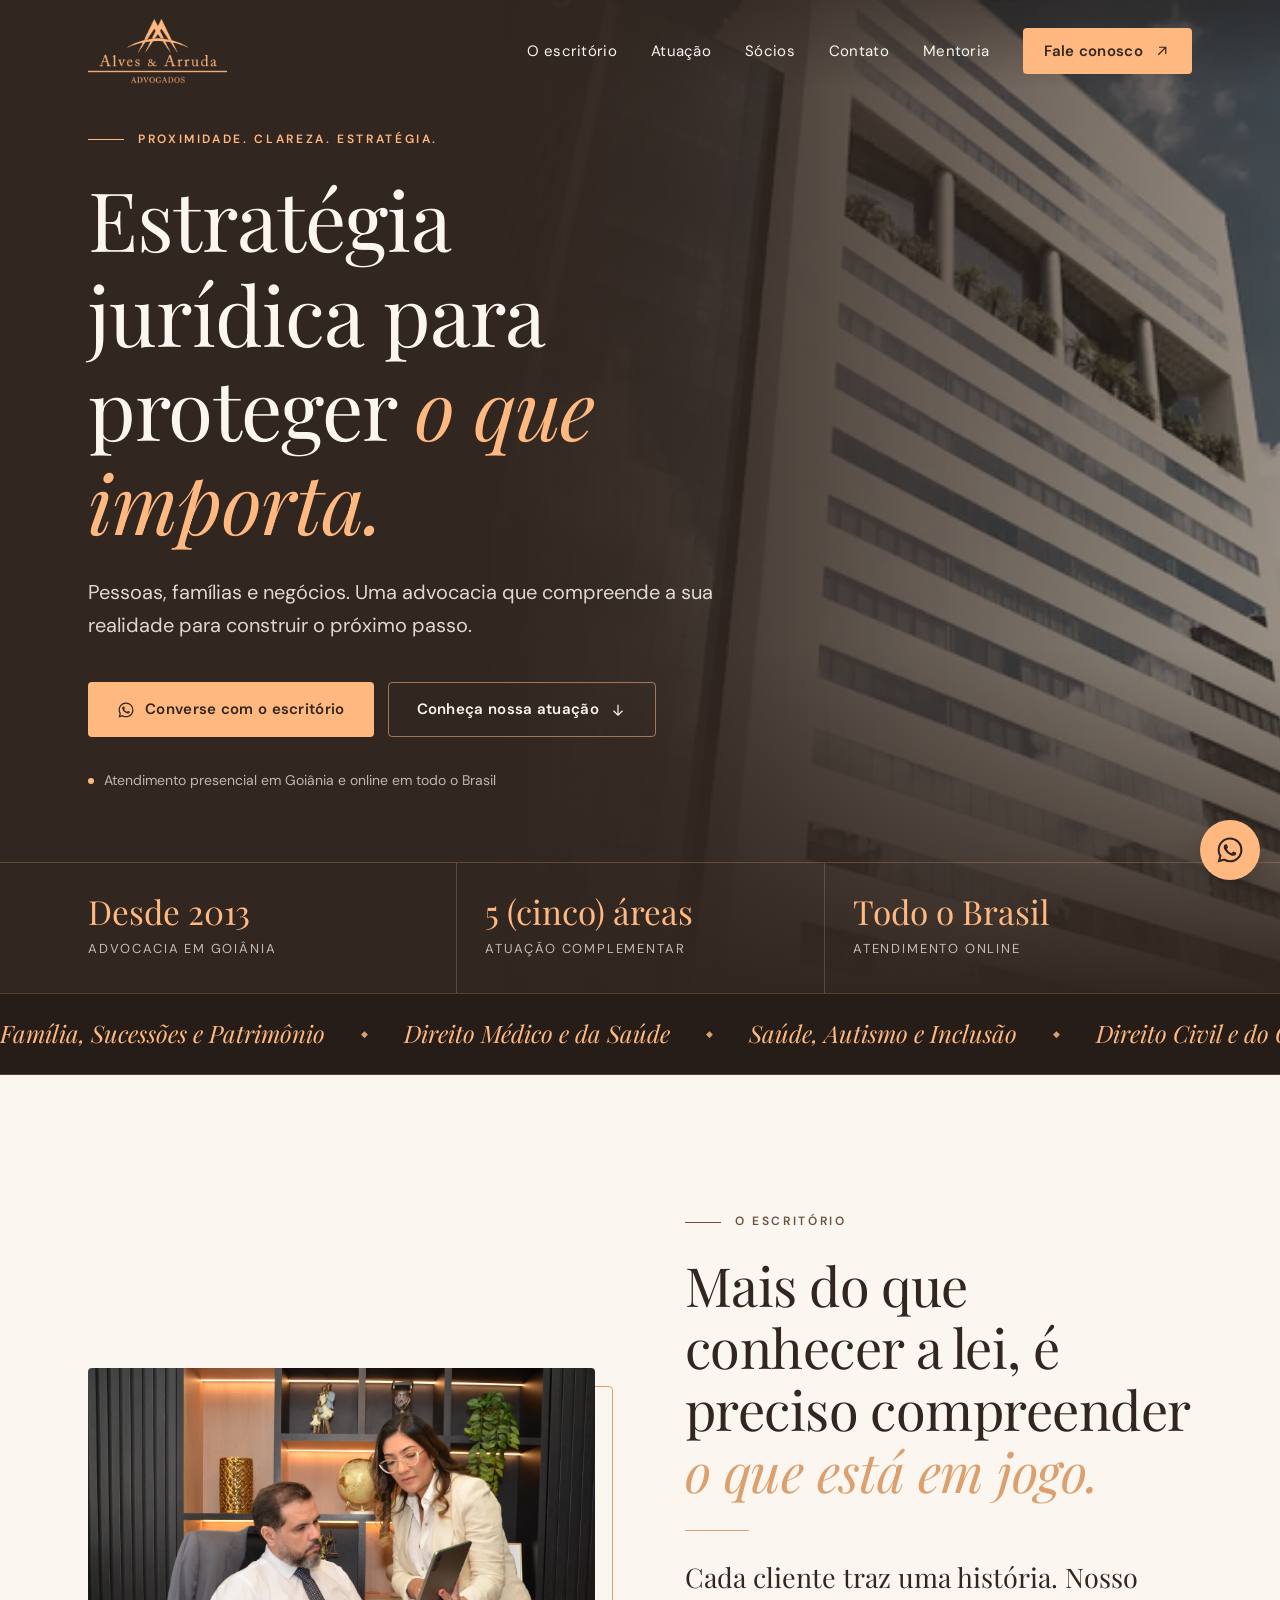
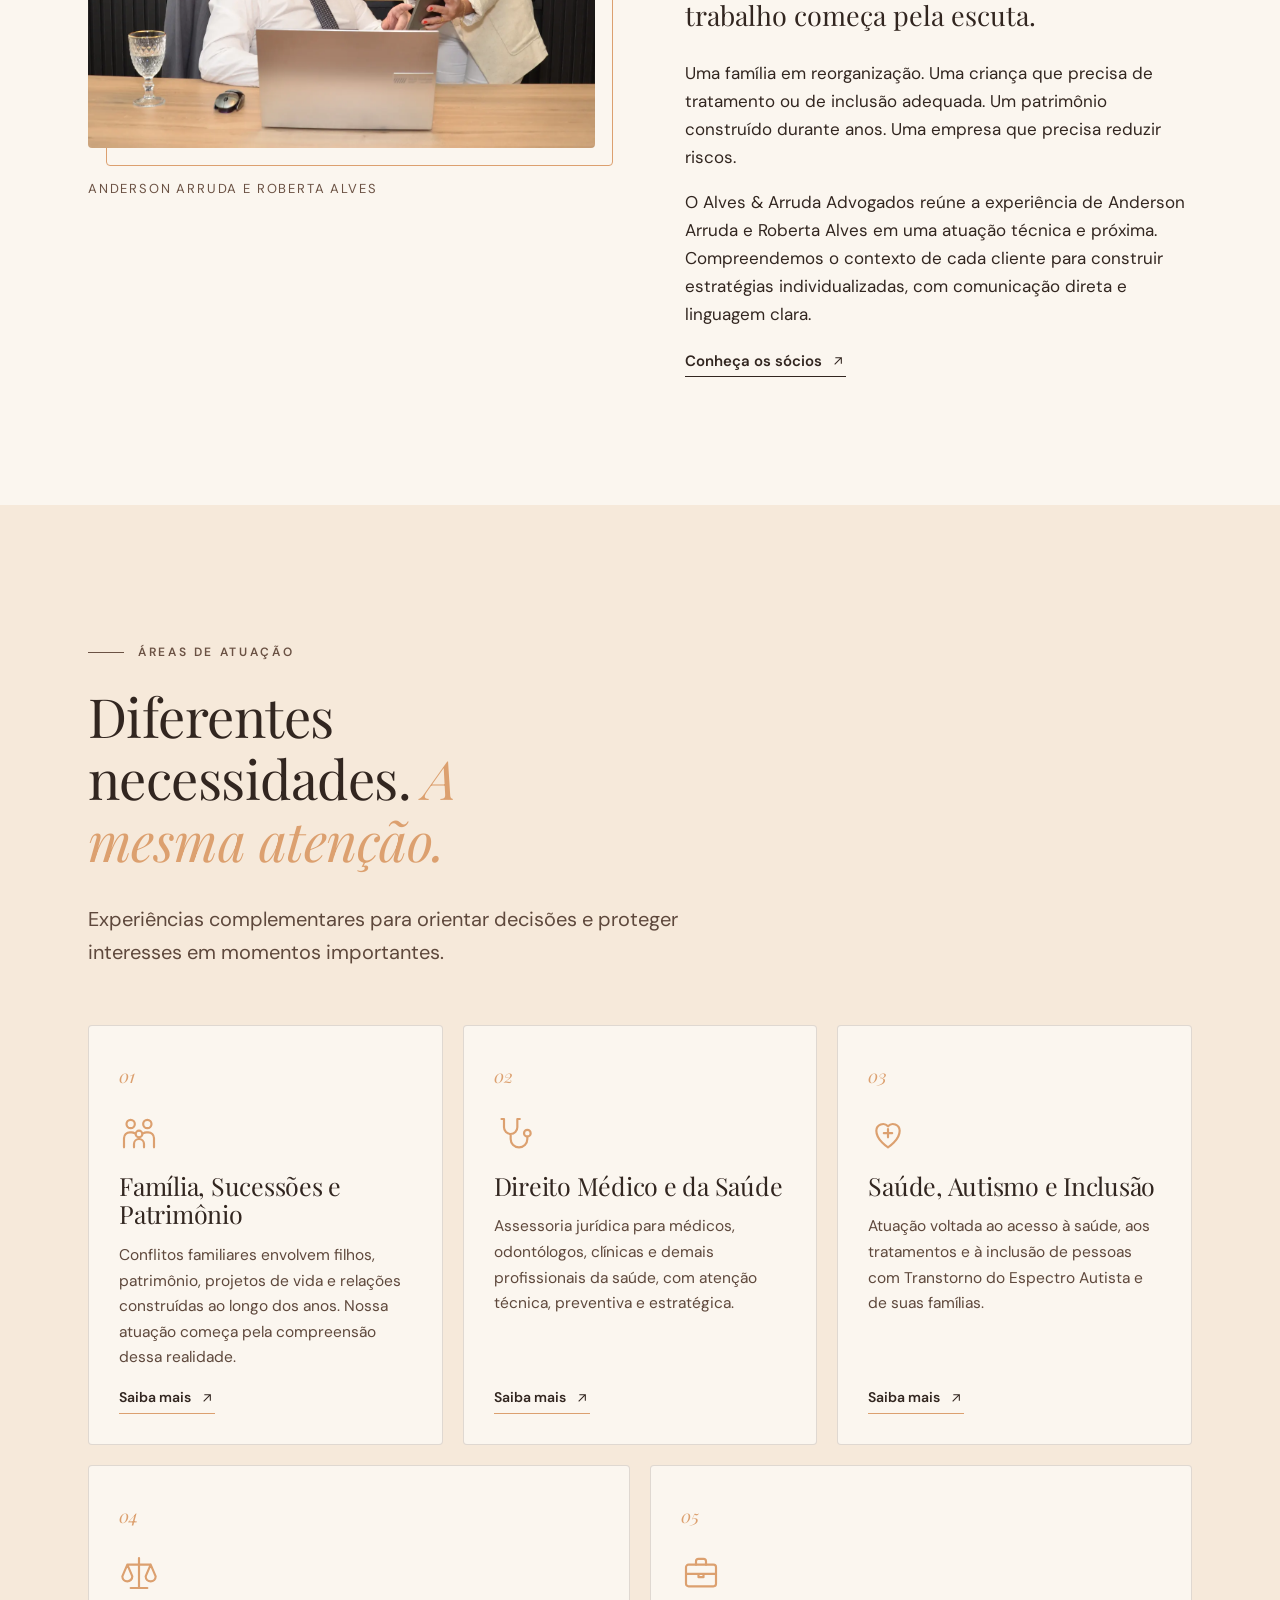
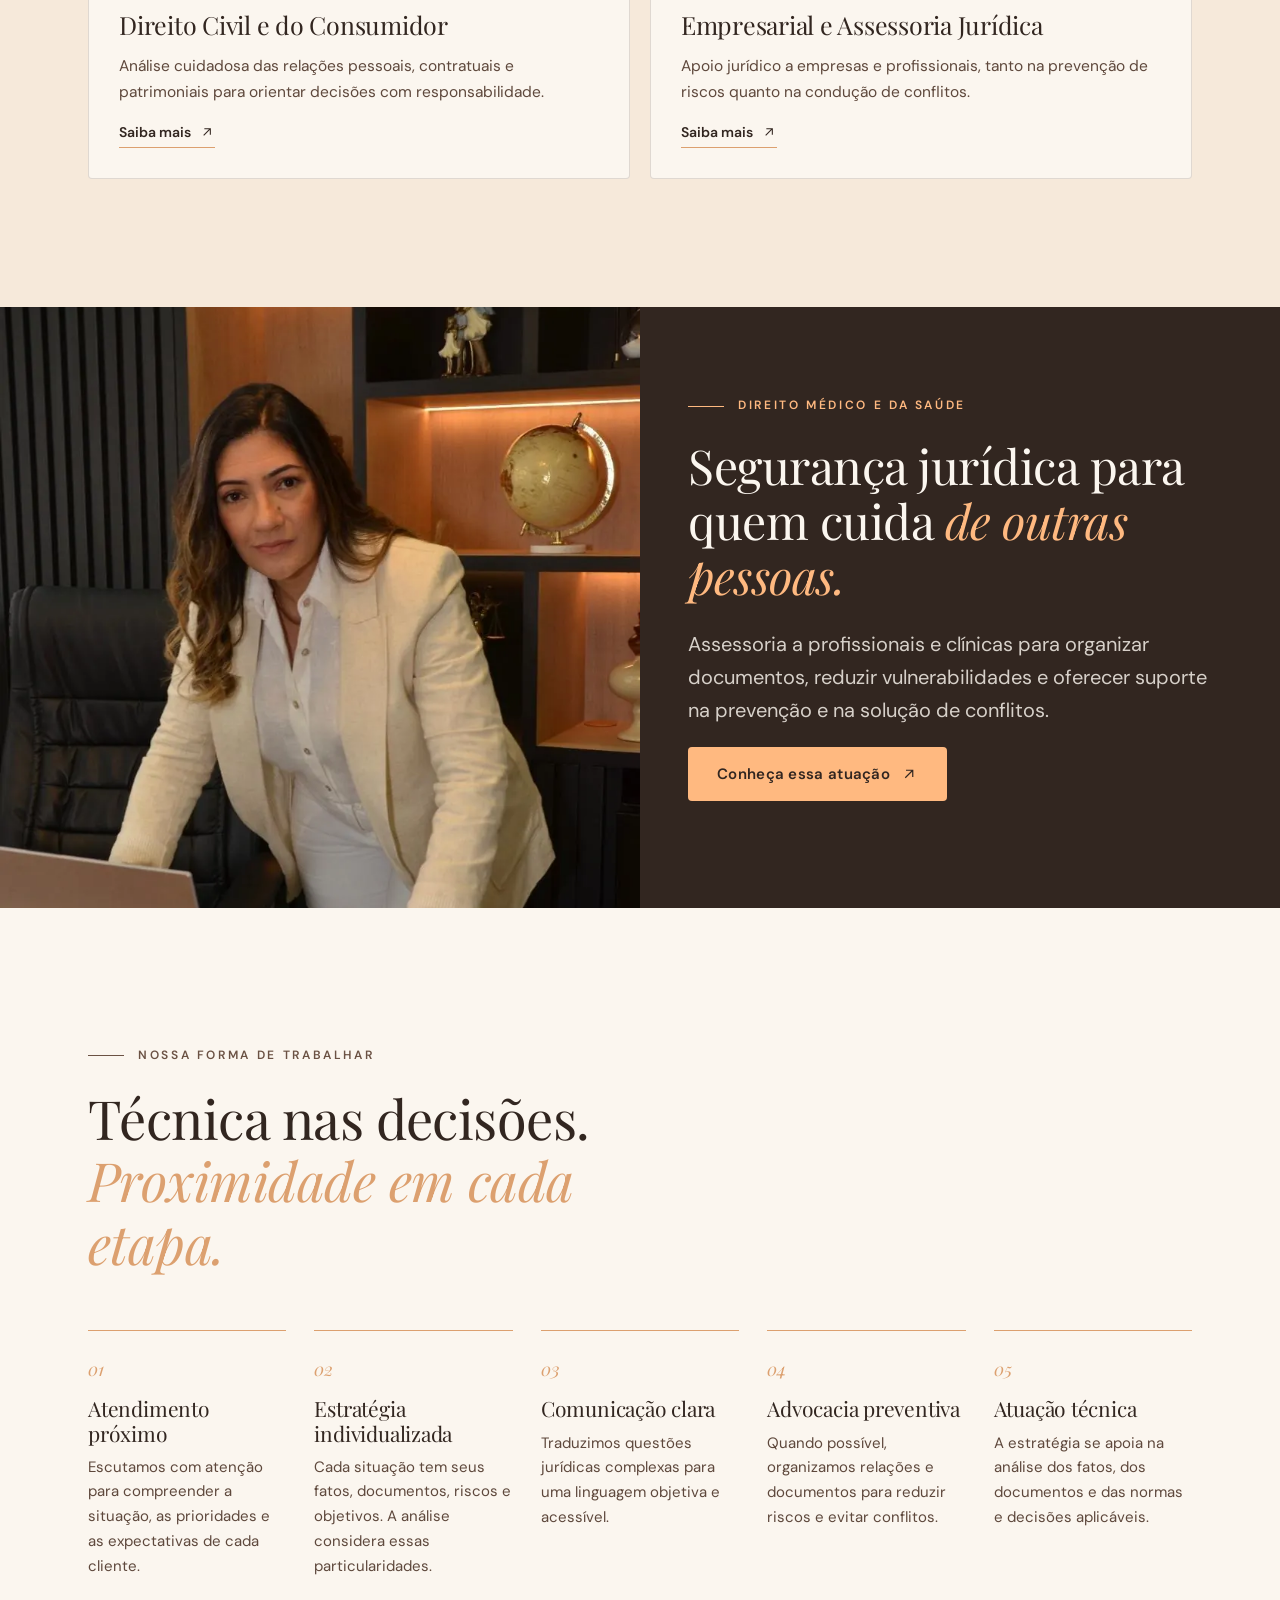
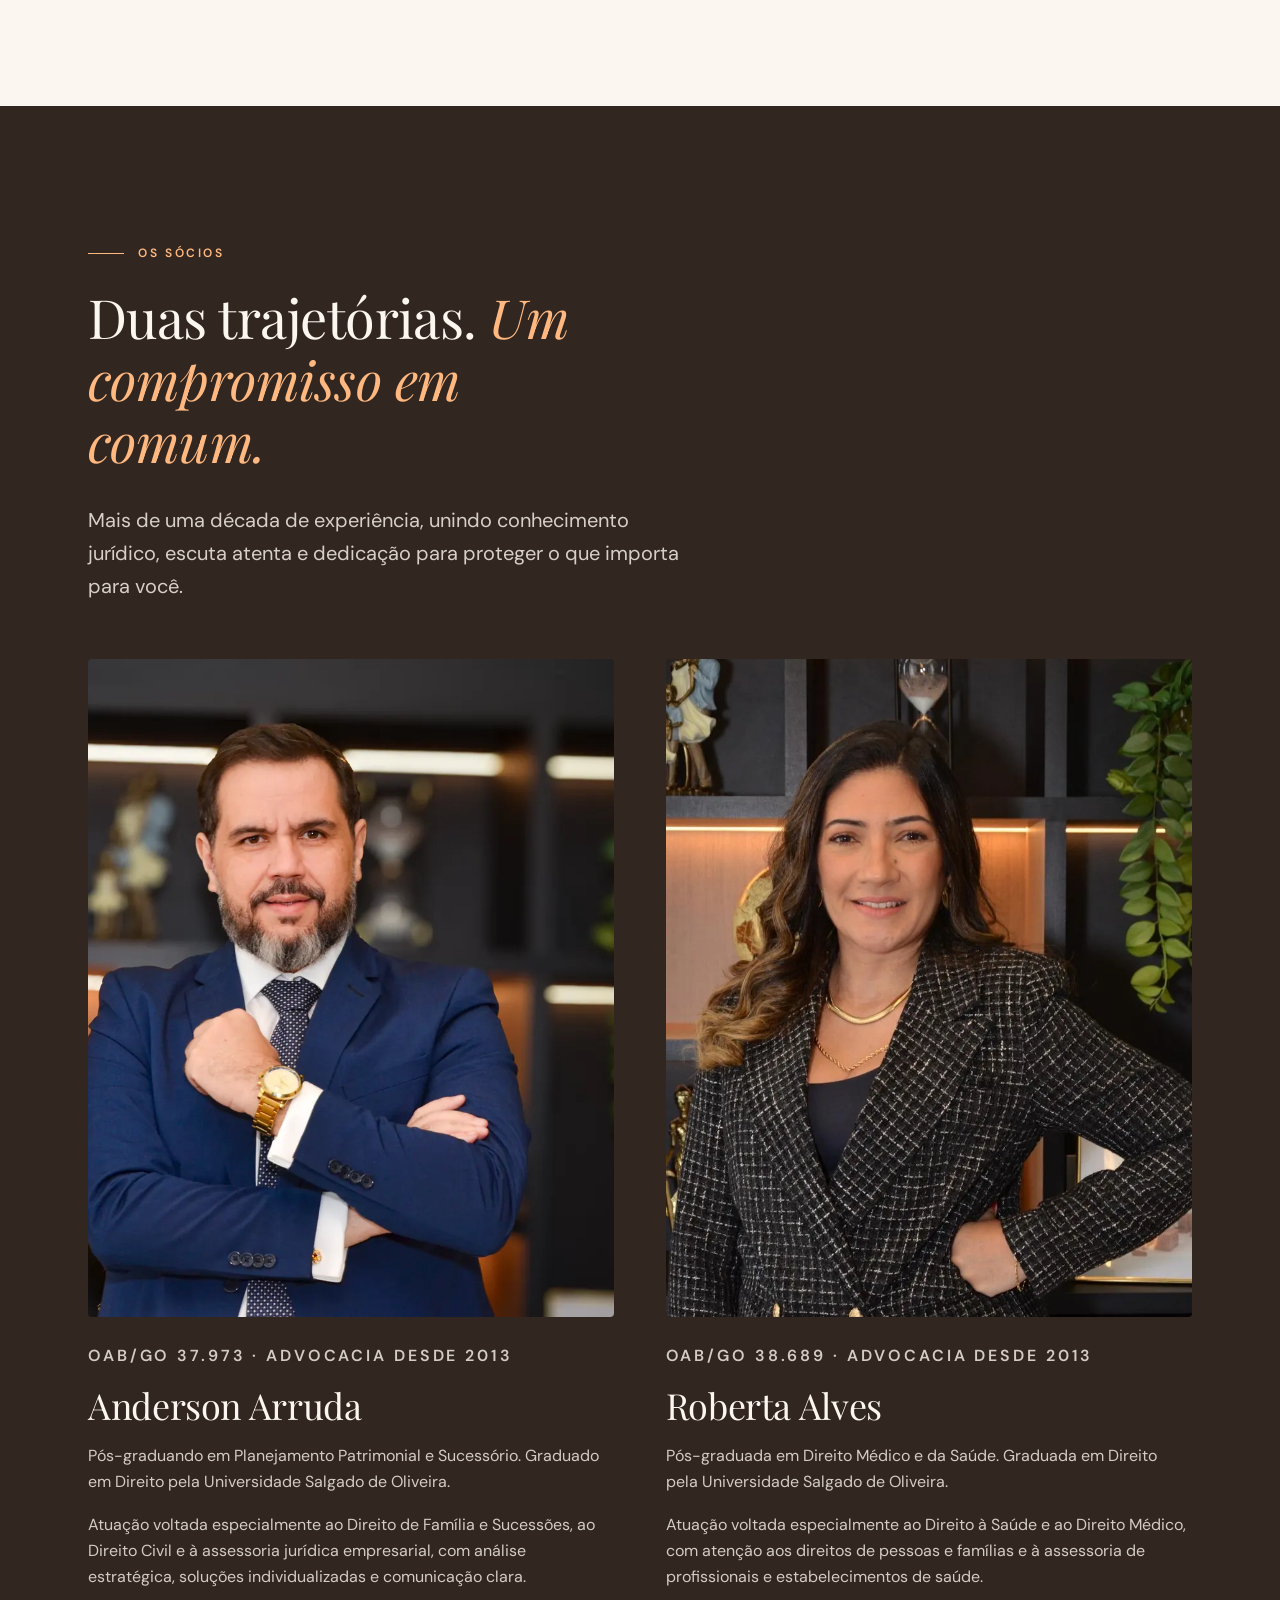
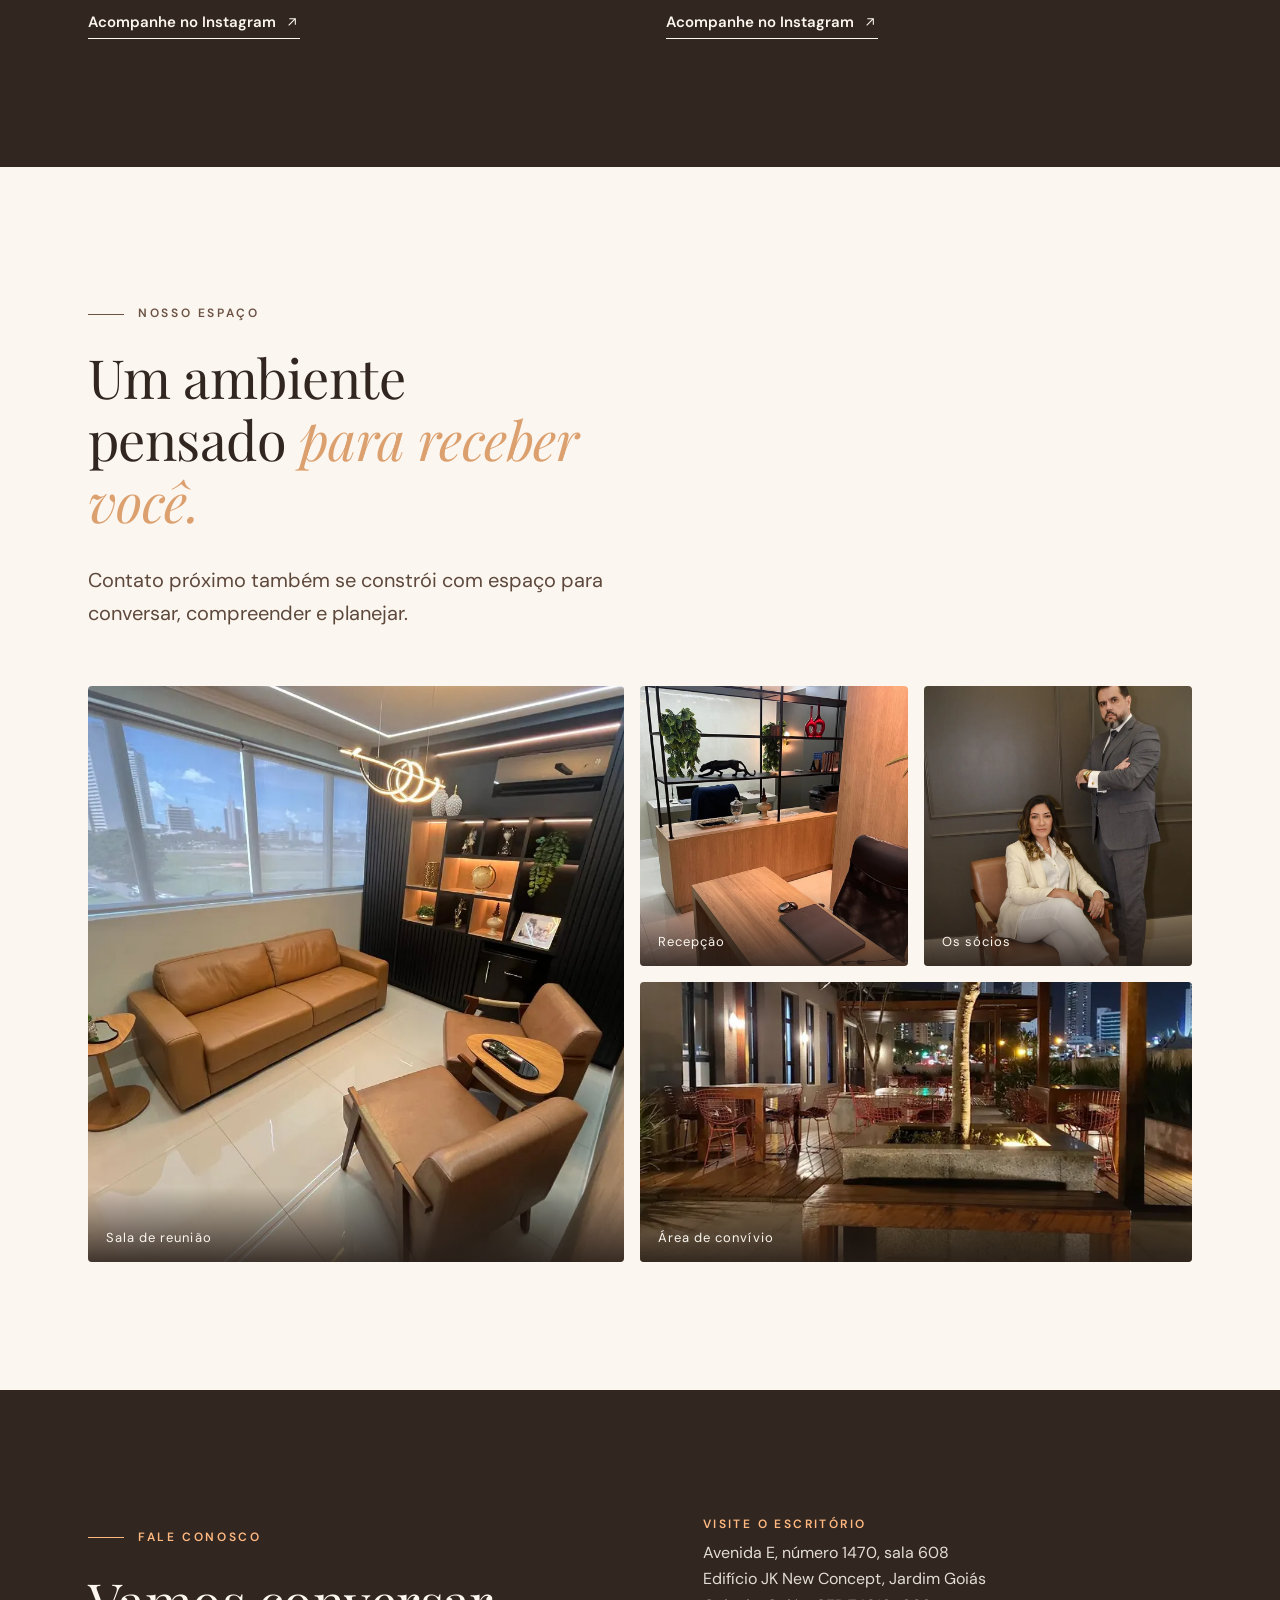
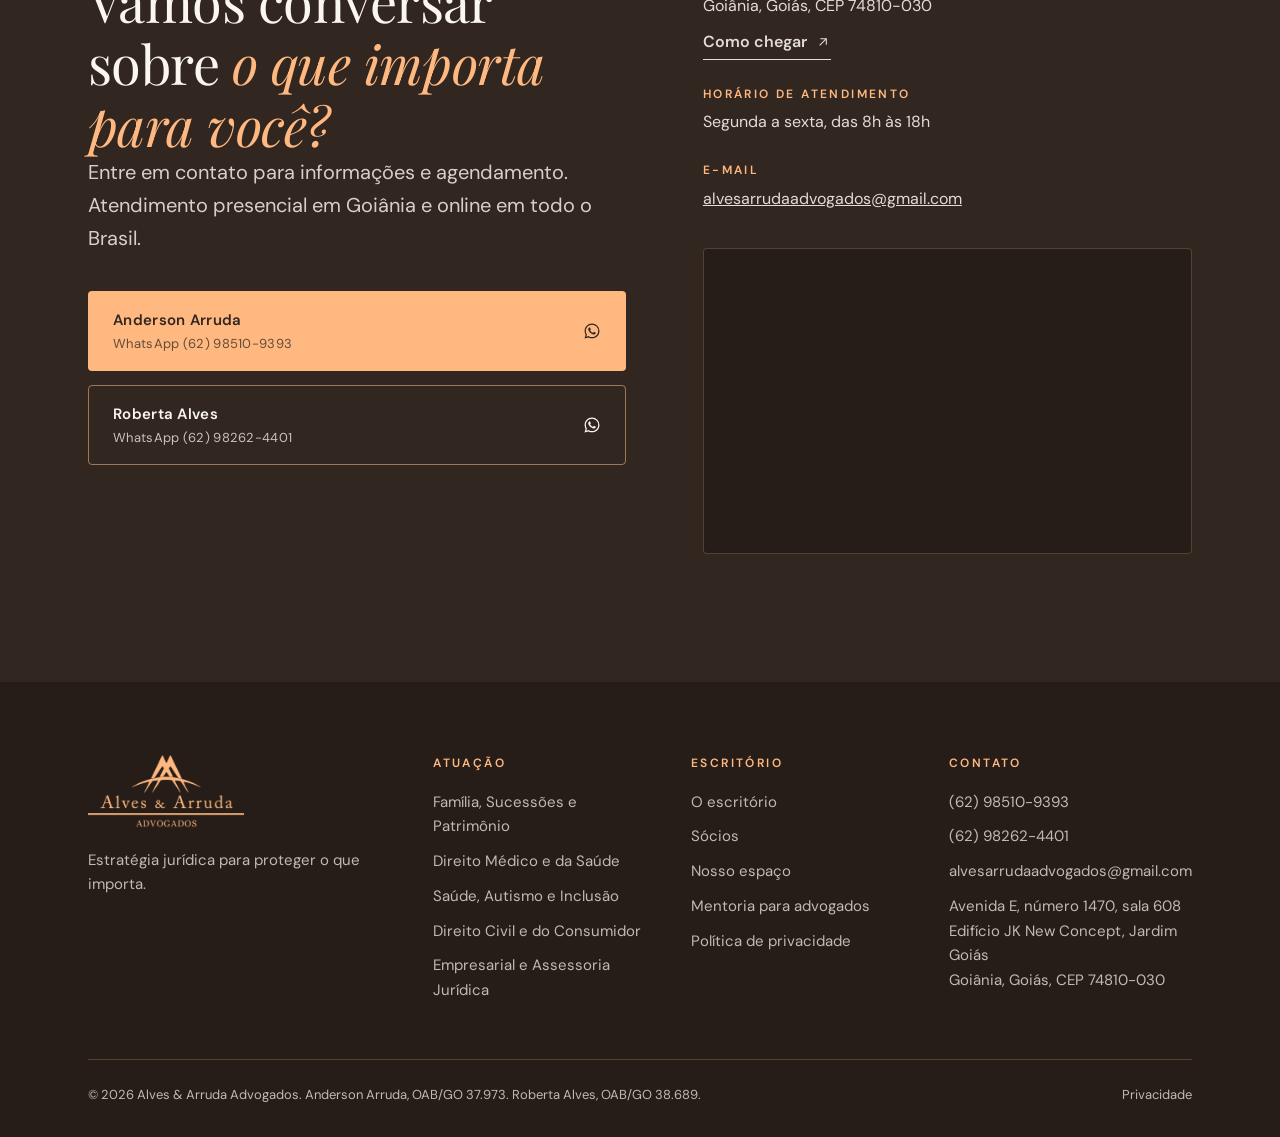
<file: index.html>
<!doctype html>
<html lang="pt-BR" class="sem-js">
<head>
<meta charset="utf-8">
<meta name="viewport" content="width=device-width, initial-scale=1">
<title>Alves &amp; Arruda Advogados | Família, Saúde, Civil e Empresarial em Goiânia</title>
<meta name="description" content="Escritório de advocacia em Goiânia com atuação em Família e Sucessões, Direito Médico e da Saúde, Autismo e Inclusão, Direito Civil e do Consumidor e assessoria empresarial. Atendimento online em todo o Brasil.">
<link rel="canonical" href="https://www.alvesarruda.com.br/">
<meta name="theme-color" content="#322620">
<meta name="google-site-verification" content="dWBzxlwmuNc7BcXcEHp_i7Mlz_Ma6tdE48Gez5xDyZk">
<meta property="og:type" content="website">
<meta property="og:locale" content="pt_BR">
<meta property="og:site_name" content="Alves & Arruda Advogados">
<meta property="og:title" content="Alves &amp; Arruda Advogados | Família, Saúde, Civil e Empresarial em Goiânia">
<meta property="og:description" content="Escritório de advocacia em Goiânia com atuação em Família e Sucessões, Direito Médico e da Saúde, Autismo e Inclusão, Direito Civil e do Consumidor e assessoria empresarial. Atendimento online em todo o Brasil.">
<meta property="og:url" content="https://www.alvesarruda.com.br/">
<meta property="og:image" content="https://www.alvesarruda.com.br/assets/img/compartilhar.jpg">
<meta name="twitter:card" content="summary_large_image">
<link rel="icon" type="image/png" sizes="32x32" href="favicon-32.png">
<link rel="apple-touch-icon" href="apple-touch-icon.png">
<link rel="preconnect" href="https://fonts.googleapis.com">
<link rel="preconnect" href="https://fonts.gstatic.com" crossorigin>
<link rel="stylesheet" href="https://fonts.googleapis.com/css2?family=DM+Sans:opsz,wght@9..40,400;9..40,500;9..40,600&family=Playfair+Display:ital,wght@0,400;0,500;1,400;1,500&display=swap">
<link rel="stylesheet" href="assets/css/site.css?v=20261125">
<script type="application/ld+json">{"@context": "https://schema.org", "@type": "LegalService", "name": "Alves & Arruda Advogados", "url": "https://www.alvesarruda.com.br/", "logo": "https://www.alvesarruda.com.br/icone-512.png", "image": "https://www.alvesarruda.com.br/assets/img/compartilhar.jpg", "email": "alvesarrudaadvogados@gmail.com", "telephone": "+55 62 98510-9393", "address": {"@type": "PostalAddress", "streetAddress": "Avenida E, 1470, sala 608, Edifício JK New Concept", "addressLocality": "Goiânia", "addressRegion": "GO", "postalCode": "74810-030", "addressCountry": "BR"}, "openingHoursSpecification": [{"@type": "OpeningHoursSpecification", "dayOfWeek": ["Monday", "Tuesday", "Wednesday", "Thursday", "Friday"], "opens": "08:00", "closes": "18:00"}], "areaServed": "BR", "sameAs": ["https://www.instagram.com/andersonarrudaadvogado", "https://www.instagram.com/robertaalvesadvogada"], "employee": [{"@type": "Person", "name": "Anderson Augusto Arruda Pereira", "jobTitle": "Advogado"}, {"@type": "Person", "name": "Roberta Alves da Silva", "jobTitle": "Advogada"}]}</script>
</head>
<body>
<a class="pular" href="#conteudo">Ir para o conteúdo</a>
<header class="cabecalho">
  <div class="conteiner">
    <a class="marca" href="./" aria-label="Alves & Arruda Advogados, página inicial"><img src="assets/logo/logo-dourada.png" alt="Alves & Arruda Advogados" width="744" height="354"></a>
    <button class="alternar-menu" type="button" aria-label="Abrir menu" aria-expanded="false" aria-controls="menu"><span></span><span></span><span></span></button>
    <nav class="menu" id="menu" aria-label="Menu principal">
      <a href="#sobre">O escritório</a>
      <a href="#atuacao">Atuação</a>
      <a href="#socios">Sócios</a>
      <a href="#contato">Contato</a>
      <a href="mentoria/">Mentoria</a>
      <a class="botao botao-principal" href="https://wa.me/5562985109393?text=Ol%C3%A1%21%20Gostaria%20de%20falar%20com%20o%20escrit%C3%B3rio%20Alves%20%26%20Arruda%20Advogados." target="_blank" rel="noopener">Fale conosco <svg viewBox="0 0 24 24" fill="none" stroke="currentColor" stroke-width="1.6" aria-hidden="true"><path d="M7 17 17 7M8 7h9v9"/></svg></a>
    </nav>
  </div>
</header>
<main id="conteudo">
<section class="abertura" aria-label="Apresentação">
  <div class="abertura-foto"><img src="assets/img/fachada.webp" alt="Fachada do Edifício JK New Concept, sede do escritório no Jardim Goiás" width="481" height="440" fetchpriority="high"></div>
  <div class="abertura-conteudo">
    <div class="conteiner">
      <p class="rotulo">Proximidade. Clareza. Estratégia.</p>
      <h1>Estratégia jurídica para proteger <em>o que importa.</em></h1>
      <p class="lead">Pessoas, famílias e negócios. Uma advocacia que compreende a sua realidade para construir o próximo passo.</p>
      <div class="abertura-botoes">
        <a class="botao botao-principal" href="https://wa.me/5562985109393?text=Ol%C3%A1%21%20Gostaria%20de%20falar%20com%20o%20escrit%C3%B3rio%20Alves%20%26%20Arruda%20Advogados." target="_blank" rel="noopener"><svg viewBox="0 0 24 24" fill="currentColor" aria-hidden="true"><path d="M12.04 2C6.58 2 2.13 6.45 2.13 11.91c0 1.75.46 3.45 1.32 4.95L2.05 22l5.25-1.38a9.9 9.9 0 0 0 4.74 1.21h.01c5.46 0 9.91-4.45 9.91-9.91A9.85 9.85 0 0 0 12.04 2Zm0 18.15h-.01a8.23 8.23 0 0 1-4.2-1.15l-.3-.18-3.12.82.83-3.04-.2-.31a8.2 8.2 0 0 1-1.26-4.38c0-4.54 3.7-8.23 8.25-8.23a8.2 8.2 0 0 1 8.23 8.24c0 4.54-3.7 8.23-8.22 8.23Zm4.52-6.16c-.25-.12-1.47-.72-1.69-.81-.23-.08-.39-.12-.56.13-.16.25-.64.81-.79.97-.14.17-.29.19-.54.06-.25-.12-1.05-.39-1.99-1.23-.74-.66-1.23-1.47-1.38-1.72-.14-.25-.02-.38.11-.51.11-.11.25-.29.37-.43.12-.15.16-.25.25-.42.08-.17.04-.31-.02-.43-.06-.13-.56-1.35-.77-1.84-.2-.48-.41-.42-.56-.43h-.48a.92.92 0 0 0-.66.31c-.23.25-.87.85-.87 2.07 0 1.22.89 2.4 1.01 2.56.12.17 1.75 2.67 4.24 3.74.59.26 1.05.41 1.41.52.59.19 1.13.16 1.56.1.48-.07 1.47-.6 1.67-1.18.21-.58.21-1.07.14-1.18-.06-.1-.22-.16-.47-.29Z"/></svg> Converse com o escritório</a>
        <a class="botao botao-contorno" href="#atuacao">Conheça nossa atuação <svg viewBox="0 0 24 24" fill="none" stroke="currentColor" stroke-width="1.6" aria-hidden="true"><path d="M12 5v14M6 13l6 6 6-6"/></svg></a>
      </div>
      <p class="abertura-nota">Atendimento presencial em Goiânia e online em todo o Brasil</p>
    </div>
  </div>
  <div class="destaques">
    <div class="conteiner">
      <div class="destaque"><strong>Desde 2013</strong><span>Advocacia em Goiânia</span></div>
      <div class="destaque"><strong>5 (cinco) áreas</strong><span>Atuação complementar</span></div>
      <div class="destaque"><strong>Todo o Brasil</strong><span>Atendimento online</span></div>
    </div>
  </div>
</section>

<div class="faixa" aria-hidden="true"><div class="faixa-trilho"><span>Família, Sucessões e Patrimônio</span><span>Direito Médico e da Saúde</span><span>Saúde, Autismo e Inclusão</span><span>Direito Civil e do Consumidor</span><span>Empresarial e Assessoria Jurídica</span><span>Atendimento presencial e online</span><span>Família, Sucessões e Patrimônio</span><span>Direito Médico e da Saúde</span><span>Saúde, Autismo e Inclusão</span><span>Direito Civil e do Consumidor</span><span>Empresarial e Assessoria Jurídica</span><span>Atendimento presencial e online</span></div></div>

<section class="secao" id="sobre">
  <div class="conteiner duas-colunas">
    <div class="revelar">
      <div class="foto-moldura"><img src="assets/img/socios-trabalhando.webp" alt="Anderson Arruda e Roberta Alves analisando documentos no escritório" width="1600" height="1059" loading="lazy" decoding="async"></div>
      <p class="foto-legenda">Anderson Arruda e Roberta Alves</p>
    </div>
    <div class="revelar">
      <p class="rotulo">O escritório</p>
      <h2 class="titulo-secao">Mais do que conhecer a lei, é preciso compreender <em>o que está em jogo.</em></h2>
      <hr class="filete">
      <p class="citacao">Cada cliente traz uma história. Nosso trabalho começa pela escuta.</p>
      <p>Uma família em reorganização. Uma criança que precisa de tratamento ou de inclusão adequada. Um patrimônio construído durante anos. Uma empresa que precisa reduzir riscos.</p>
      <p>O Alves & Arruda Advogados reúne a experiência de Anderson Arruda e Roberta Alves em uma atuação técnica e próxima. Compreendemos o contexto de cada cliente para construir estratégias individualizadas, com comunicação direta e linguagem clara.</p>
      <a class="link-seta" href="#socios">Conheça os sócios <svg viewBox="0 0 24 24" fill="none" stroke="currentColor" stroke-width="1.6" aria-hidden="true"><path d="M7 17 17 7M8 7h9v9"/></svg></a>
    </div>
  </div>
</section>

<section class="secao areia" id="atuacao">
  <div class="conteiner">
    <div class="cabeca-secao revelar">
      <div>
        <p class="rotulo">Áreas de atuação</p>
        <h2 class="titulo-secao">Diferentes necessidades. <em>A mesma atenção.</em></h2>
      </div>
      <p class="lead">Experiências complementares para orientar decisões e proteger interesses em momentos importantes.</p>
    </div>
    <div class="areas">
      <a class="area revelar" href="familia/">
        <span class="area-numero">01</span>
        <svg class="area-icone" viewBox="0 0 24 24" fill="none" stroke="currentColor" stroke-width="1.3" stroke-linecap="round" stroke-linejoin="round" aria-hidden="true"><path d="M7 8.5a2.5 2.5 0 1 0 0-5 2.5 2.5 0 0 0 0 5Zm10 0a2.5 2.5 0 1 0 0-5 2.5 2.5 0 0 0 0 5ZM12 14a2 2 0 1 0 0-4 2 2 0 0 0 0 4ZM3 20v-5.5A3.5 3.5 0 0 1 6.5 11h1a3.5 3.5 0 0 1 2 .6M21 20v-5.5a3.5 3.5 0 0 0-3.5-3.5h-1a3.5 3.5 0 0 0-2 .6M9 20v-2a3 3 0 0 1 6 0v2"/></svg>
        <h3>Família, Sucessões e Patrimônio</h3>
        <p>Conflitos familiares envolvem filhos, patrimônio, projetos de vida e relações construídas ao longo dos anos. Nossa atuação começa pela compreensão dessa realidade.</p>
        <span class="link-seta">Saiba mais <svg viewBox="0 0 24 24" fill="none" stroke="currentColor" stroke-width="1.6" aria-hidden="true"><path d="M7 17 17 7M8 7h9v9"/></svg></span>
      </a>
      <a class="area revelar" href="direito-medico/">
        <span class="area-numero">02</span>
        <svg class="area-icone" viewBox="0 0 24 24" fill="none" stroke="currentColor" stroke-width="1.3" stroke-linecap="round" stroke-linejoin="round" aria-hidden="true"><path d="M6 3v5a4 4 0 0 0 8 0V3M6 3H4.5M14 3h1.5M10 12v3a5 5 0 0 0 10 0v-1.5"/><circle cx="20" cy="11.5" r="2"/></svg>
        <h3>Direito Médico e da Saúde</h3>
        <p>Assessoria jurídica para médicos, odontólogos, clínicas e demais profissionais da saúde, com atenção técnica, preventiva e estratégica.</p>
        <span class="link-seta">Saiba mais <svg viewBox="0 0 24 24" fill="none" stroke="currentColor" stroke-width="1.6" aria-hidden="true"><path d="M7 17 17 7M8 7h9v9"/></svg></span>
      </a>
      <a class="area revelar" href="saude-autismo-inclusao/">
        <span class="area-numero">03</span>
        <svg class="area-icone" viewBox="0 0 24 24" fill="none" stroke="currentColor" stroke-width="1.3" stroke-linecap="round" stroke-linejoin="round" aria-hidden="true"><path d="M12 20s-7-4.4-7-10a4 4 0 0 1 7-2.6A4 4 0 0 1 19 10c0 5.6-7 10-7 10Z"/><path d="M9.5 11.5h5M12 9v5"/></svg>
        <h3>Saúde, Autismo e Inclusão</h3>
        <p>Atuação voltada ao acesso à saúde, aos tratamentos e à inclusão de pessoas com Transtorno do Espectro Autista e de suas famílias.</p>
        <span class="link-seta">Saiba mais <svg viewBox="0 0 24 24" fill="none" stroke="currentColor" stroke-width="1.6" aria-hidden="true"><path d="M7 17 17 7M8 7h9v9"/></svg></span>
      </a>
      <a class="area revelar" href="civil-consumidor/">
        <span class="area-numero">04</span>
        <svg class="area-icone" viewBox="0 0 24 24" fill="none" stroke="currentColor" stroke-width="1.3" stroke-linecap="round" stroke-linejoin="round" aria-hidden="true"><path d="M12 3v18M7 21h10M5 7h14M5 7l-3 7a3 3 0 0 0 6 0L5 7Zm14 0-3 7a3 3 0 0 0 6 0l-3-7Z"/></svg>
        <h3>Direito Civil e do Consumidor</h3>
        <p>Análise cuidadosa das relações pessoais, contratuais e patrimoniais para orientar decisões com responsabilidade.</p>
        <span class="link-seta">Saiba mais <svg viewBox="0 0 24 24" fill="none" stroke="currentColor" stroke-width="1.6" aria-hidden="true"><path d="M7 17 17 7M8 7h9v9"/></svg></span>
      </a>
      <a class="area revelar" href="empresarial/">
        <span class="area-numero">05</span>
        <svg class="area-icone" viewBox="0 0 24 24" fill="none" stroke="currentColor" stroke-width="1.3" stroke-linecap="round" stroke-linejoin="round" aria-hidden="true"><rect x="3" y="7" width="18" height="13" rx="1.5"/><path d="M9 7V5a1.5 1.5 0 0 1 1.5-1.5h3A1.5 1.5 0 0 1 15 5v2M3 12.5h18M10.5 12.5v2h3v-2"/></svg>
        <h3>Empresarial e Assessoria Jurídica</h3>
        <p>Apoio jurídico a empresas e profissionais, tanto na prevenção de riscos quanto na condução de conflitos.</p>
        <span class="link-seta">Saiba mais <svg viewBox="0 0 24 24" fill="none" stroke="currentColor" stroke-width="1.6" aria-hidden="true"><path d="M7 17 17 7M8 7h9v9"/></svg></span>
      </a>
    </div>
  </div>
</section>

<section class="destaque-area escuro" aria-label="Direito Médico e da Saúde">
  <div class="destaque-area-foto"><img src="assets/img/roberta-trabalhando.webp" alt="Roberta Alves trabalhando no escritório" width="846" height="1280" loading="lazy" decoding="async"></div>
  <div class="destaque-area-texto revelar">
    <p class="rotulo">Direito Médico e da Saúde</p>
    <h2>Segurança jurídica para quem cuida <em>de outras pessoas.</em></h2>
    <p class="lead">Assessoria a profissionais e clínicas para organizar documentos, reduzir vulnerabilidades e oferecer suporte na prevenção e na solução de conflitos.</p>
    <p><a class="botao botao-principal" href="direito-medico/">Conheça essa atuação <svg viewBox="0 0 24 24" fill="none" stroke="currentColor" stroke-width="1.6" aria-hidden="true"><path d="M7 17 17 7M8 7h9v9"/></svg></a></p>
  </div>
</section>

<section class="secao">
  <div class="conteiner">
    <div class="revelar">
      <p class="rotulo">Nossa forma de trabalhar</p>
      <h2 class="titulo-secao">Técnica nas decisões. <em>Proximidade em cada etapa.</em></h2>
    </div>
    <div class="principios">
<div class="principio revelar"><h3>Atendimento próximo</h3><p>Escutamos com atenção para compreender a situação, as prioridades e as expectativas de cada cliente.</p></div>
<div class="principio revelar"><h3>Estratégia individualizada</h3><p>Cada situação tem seus fatos, documentos, riscos e objetivos. A análise considera essas particularidades.</p></div>
<div class="principio revelar"><h3>Comunicação clara</h3><p>Traduzimos questões jurídicas complexas para uma linguagem objetiva e acessível.</p></div>
<div class="principio revelar"><h3>Advocacia preventiva</h3><p>Quando possível, organizamos relações e documentos para reduzir riscos e evitar conflitos.</p></div>
<div class="principio revelar"><h3>Atuação técnica</h3><p>A estratégia se apoia na análise dos fatos, dos documentos e das normas e decisões aplicáveis.</p></div>
    </div>
  </div>
</section>

<section class="secao escuro" id="socios">
  <div class="conteiner">
    <div class="cabeca-secao revelar">
      <div>
        <p class="rotulo">Os sócios</p>
        <h2 class="titulo-secao">Duas trajetórias. <em>Um compromisso em comum.</em></h2>
      </div>
      <p class="lead">Mais de uma década de experiência, unindo conhecimento jurídico, escuta atenta e dedicação para proteger o que importa para você.</p>
    </div>
    <div class="socios">
      <article class="socio revelar">
        <div class="socio-foto"><img src="assets/img/anderson-retrato.webp" alt="Anderson Arruda, advogado e sócio" width="1000" height="1020" loading="lazy" decoding="async"></div>
        <p class="socio-inscricao">OAB/GO 37.973 · Advocacia desde 2013</p>
        <h3>Anderson Arruda</h3>
        <p>Pós-graduando em Planejamento Patrimonial e Sucessório. Graduado em Direito pela Universidade Salgado de Oliveira.</p>
        <p>Atuação voltada especialmente ao Direito de Família e Sucessões, ao Direito Civil e à assessoria jurídica empresarial, com análise estratégica, soluções individualizadas e comunicação clara.</p>
        <a class="link-seta" href="https://www.instagram.com/andersonarrudaadvogado" target="_blank" rel="noopener">Acompanhe no Instagram <svg viewBox="0 0 24 24" fill="none" stroke="currentColor" stroke-width="1.6" aria-hidden="true"><path d="M7 17 17 7M8 7h9v9"/></svg></a>
      </article>
      <article class="socio revelar">
        <div class="socio-foto"><img src="assets/img/roberta-retrato.webp" alt="Roberta Alves, advogada e sócia" width="846" height="1280" loading="lazy" decoding="async"></div>
        <p class="socio-inscricao">OAB/GO 38.689 · Advocacia desde 2013</p>
        <h3>Roberta Alves</h3>
        <p>Pós-graduada em Direito Médico e da Saúde. Graduada em Direito pela Universidade Salgado de Oliveira.</p>
        <p>Atuação voltada especialmente ao Direito à Saúde e ao Direito Médico, com atenção aos direitos de pessoas e famílias e à assessoria de profissionais e estabelecimentos de saúde.</p>
        <a class="link-seta" href="https://www.instagram.com/robertaalvesadvogada" target="_blank" rel="noopener">Acompanhe no Instagram <svg viewBox="0 0 24 24" fill="none" stroke="currentColor" stroke-width="1.6" aria-hidden="true"><path d="M7 17 17 7M8 7h9v9"/></svg></a>
      </article>
    </div>
  </div>
</section>

<section class="secao" id="espaco">
  <div class="conteiner">
    <div class="cabeca-secao revelar">
      <div>
        <p class="rotulo">Nosso espaço</p>
        <h2 class="titulo-secao">Um ambiente pensado <em>para receber você.</em></h2>
      </div>
      <p class="lead">Contato próximo também se constrói com espaço para conversar, compreender e planejar.</p>
    </div>
    <div class="galeria revelar">
      <figure><img src="assets/img/sala-convivencia.webp" alt="Sala de reunião do escritório, com sofá e poltronas" width="1280" height="960" loading="lazy" decoding="async"><figcaption>Sala de reunião</figcaption></figure>
      <figure><img src="assets/img/espaco-atendimento.webp" alt="Recepção do escritório" width="1280" height="960" loading="lazy" decoding="async"><figcaption>Recepção</figcaption></figure>
      <figure><img src="assets/img/socios-poltrona.webp" alt="Roberta Alves e Anderson Arruda no escritório" width="1000" height="1558" loading="lazy" decoding="async" style="object-position: center 25%"><figcaption>Os sócios</figcaption></figure>
      <figure><img src="assets/img/area-convivencia.webp" alt="Área de convívio à noite" width="694" height="567" loading="lazy" decoding="async"><figcaption>Área de convívio</figcaption></figure>
    </div>
  </div>
</section>

<section class="secao escuro" id="contato">
  <div class="conteiner contato-grade">
    <div class="revelar">
      <p class="rotulo">Fale conosco</p>
      <h2 class="titulo-secao">Vamos conversar sobre <em>o que importa para você?</em></h2>
      <p class="lead">Entre em contato para informações e agendamento. Atendimento presencial em Goiânia e online em todo o Brasil.</p>
      <div class="contato-botoes">
        <a class="botao botao-principal" href="https://wa.me/5562985109393?text=Ol%C3%A1%21%20Gostaria%20de%20falar%20com%20o%20escrit%C3%B3rio%20Alves%20%26%20Arruda%20Advogados." target="_blank" rel="noopener"><span>Anderson Arruda<small>WhatsApp (62) 98510-9393</small></span><svg viewBox="0 0 24 24" fill="currentColor" aria-hidden="true"><path d="M12.04 2C6.58 2 2.13 6.45 2.13 11.91c0 1.75.46 3.45 1.32 4.95L2.05 22l5.25-1.38a9.9 9.9 0 0 0 4.74 1.21h.01c5.46 0 9.91-4.45 9.91-9.91A9.85 9.85 0 0 0 12.04 2Zm0 18.15h-.01a8.23 8.23 0 0 1-4.2-1.15l-.3-.18-3.12.82.83-3.04-.2-.31a8.2 8.2 0 0 1-1.26-4.38c0-4.54 3.7-8.23 8.25-8.23a8.2 8.2 0 0 1 8.23 8.24c0 4.54-3.7 8.23-8.22 8.23Zm4.52-6.16c-.25-.12-1.47-.72-1.69-.81-.23-.08-.39-.12-.56.13-.16.25-.64.81-.79.97-.14.17-.29.19-.54.06-.25-.12-1.05-.39-1.99-1.23-.74-.66-1.23-1.47-1.38-1.72-.14-.25-.02-.38.11-.51.11-.11.25-.29.37-.43.12-.15.16-.25.25-.42.08-.17.04-.31-.02-.43-.06-.13-.56-1.35-.77-1.84-.2-.48-.41-.42-.56-.43h-.48a.92.92 0 0 0-.66.31c-.23.25-.87.85-.87 2.07 0 1.22.89 2.4 1.01 2.56.12.17 1.75 2.67 4.24 3.74.59.26 1.05.41 1.41.52.59.19 1.13.16 1.56.1.48-.07 1.47-.6 1.67-1.18.21-.58.21-1.07.14-1.18-.06-.1-.22-.16-.47-.29Z"/></svg></a>
        <a class="botao botao-contorno" href="https://wa.me/5562982624401?text=Ol%C3%A1%21%20Gostaria%20de%20falar%20com%20o%20escrit%C3%B3rio%20Alves%20%26%20Arruda%20Advogados." target="_blank" rel="noopener"><span>Roberta Alves<small>WhatsApp (62) 98262-4401</small></span><svg viewBox="0 0 24 24" fill="currentColor" aria-hidden="true"><path d="M12.04 2C6.58 2 2.13 6.45 2.13 11.91c0 1.75.46 3.45 1.32 4.95L2.05 22l5.25-1.38a9.9 9.9 0 0 0 4.74 1.21h.01c5.46 0 9.91-4.45 9.91-9.91A9.85 9.85 0 0 0 12.04 2Zm0 18.15h-.01a8.23 8.23 0 0 1-4.2-1.15l-.3-.18-3.12.82.83-3.04-.2-.31a8.2 8.2 0 0 1-1.26-4.38c0-4.54 3.7-8.23 8.25-8.23a8.2 8.2 0 0 1 8.23 8.24c0 4.54-3.7 8.23-8.22 8.23Zm4.52-6.16c-.25-.12-1.47-.72-1.69-.81-.23-.08-.39-.12-.56.13-.16.25-.64.81-.79.97-.14.17-.29.19-.54.06-.25-.12-1.05-.39-1.99-1.23-.74-.66-1.23-1.47-1.38-1.72-.14-.25-.02-.38.11-.51.11-.11.25-.29.37-.43.12-.15.16-.25.25-.42.08-.17.04-.31-.02-.43-.06-.13-.56-1.35-.77-1.84-.2-.48-.41-.42-.56-.43h-.48a.92.92 0 0 0-.66.31c-.23.25-.87.85-.87 2.07 0 1.22.89 2.4 1.01 2.56.12.17 1.75 2.67 4.24 3.74.59.26 1.05.41 1.41.52.59.19 1.13.16 1.56.1.48-.07 1.47-.6 1.67-1.18.21-.58.21-1.07.14-1.18-.06-.1-.22-.16-.47-.29Z"/></svg></a>
      </div>
    </div>
    <div class="contato-dados revelar">
      <div class="contato-item"><h3>Visite o escritório</h3><p>Avenida E, número 1470, sala 608<br>Edifício JK New Concept, Jardim Goiás<br>Goiânia, Goiás, CEP 74810-030</p><p style="margin-top:10px"><a class="link-seta" href="https://www.google.com/maps/search/?api=1&query=Avenida%20E%201470%2C%20Edif%C3%ADcio%20JK%20New%20Concept%2C%20Jardim%20Goi%C3%A1s%2C%20Goi%C3%A2nia" target="_blank" rel="noopener">Como chegar <svg viewBox="0 0 24 24" fill="none" stroke="currentColor" stroke-width="1.6" aria-hidden="true"><path d="M7 17 17 7M8 7h9v9"/></svg></a></p></div>
      <div class="contato-item"><h3>Horário de atendimento</h3><p>Segunda a sexta, das 8h às 18h</p></div>
      <div class="contato-item"><h3>E-mail</h3><p><a href="mailto:alvesarrudaadvogados@gmail.com">alvesarrudaadvogados@gmail.com</a></p></div>
      <div class="mapa"><iframe src="https://www.google.com/maps?q=Avenida%20E%201470%2C%20Edif%C3%ADcio%20JK%20New%20Concept%2C%20Jardim%20Goi%C3%A1s%2C%20Goi%C3%A2nia&output=embed" title="Mapa com a localização do escritório" loading="lazy" referrerpolicy="no-referrer-when-downgrade"></iframe></div>
    </div>
  </div>
</section>
</main>
<footer class="rodape">
  <div class="conteiner">
    <div class="rodape-grade">
      <div>
        <img src="assets/logo/logo-dourada.png" alt="Alves & Arruda Advogados" width="744" height="354" loading="lazy">
        <p>Estratégia jurídica para proteger o que importa.</p>
      </div>
      <div><h4>Atuação</h4><ul><li><a href="familia/">Família, Sucessões e Patrimônio</a></li>
<li><a href="direito-medico/">Direito Médico e da Saúde</a></li>
<li><a href="saude-autismo-inclusao/">Saúde, Autismo e Inclusão</a></li>
<li><a href="civil-consumidor/">Direito Civil e do Consumidor</a></li>
<li><a href="empresarial/">Empresarial e Assessoria Jurídica</a></li></ul></div>
      <div><h4>Escritório</h4><ul>
        <li><a href="#sobre">O escritório</a></li>
        <li><a href="#socios">Sócios</a></li>
        <li><a href="#espaco">Nosso espaço</a></li>
        <li><a href="mentoria/">Mentoria para advogados</a></li>
        <li><a href="privacidade/">Política de privacidade</a></li>
      </ul></div>
      <div><h4>Contato</h4><ul>
        <li><a href="https://wa.me/5562985109393?text=Ol%C3%A1%21%20Gostaria%20de%20falar%20com%20o%20escrit%C3%B3rio%20Alves%20%26%20Arruda%20Advogados." target="_blank" rel="noopener">(62) 98510-9393</a></li>
        <li><a href="https://wa.me/5562982624401?text=Ol%C3%A1%21%20Gostaria%20de%20falar%20com%20o%20escrit%C3%B3rio%20Alves%20%26%20Arruda%20Advogados." target="_blank" rel="noopener">(62) 98262-4401</a></li>
        <li><a href="mailto:alvesarrudaadvogados@gmail.com">alvesarrudaadvogados@gmail.com</a></li>
        <li>Avenida E, número 1470, sala 608<br>Edifício JK New Concept, Jardim Goiás<br>Goiânia, Goiás, CEP 74810-030</li>
      </ul></div>
    </div>
    <div class="rodape-base">
      <span>© <span data-ano>2026</span> Alves & Arruda Advogados. Anderson Arruda, OAB/GO 37.973. Roberta Alves, OAB/GO 38.689.</span>
      <a href="privacidade/">Privacidade</a>
    </div>
  </div>
</footer>
<a class="whatsapp-flutuante" href="https://wa.me/5562985109393?text=Ol%C3%A1%21%20Gostaria%20de%20falar%20com%20o%20escrit%C3%B3rio%20Alves%20%26%20Arruda%20Advogados." target="_blank" rel="noopener" aria-label="Conversar pelo WhatsApp"><svg viewBox="0 0 24 24" fill="currentColor" aria-hidden="true"><path d="M12.04 2C6.58 2 2.13 6.45 2.13 11.91c0 1.75.46 3.45 1.32 4.95L2.05 22l5.25-1.38a9.9 9.9 0 0 0 4.74 1.21h.01c5.46 0 9.91-4.45 9.91-9.91A9.85 9.85 0 0 0 12.04 2Zm0 18.15h-.01a8.23 8.23 0 0 1-4.2-1.15l-.3-.18-3.12.82.83-3.04-.2-.31a8.2 8.2 0 0 1-1.26-4.38c0-4.54 3.7-8.23 8.25-8.23a8.2 8.2 0 0 1 8.23 8.24c0 4.54-3.7 8.23-8.22 8.23Zm4.52-6.16c-.25-.12-1.47-.72-1.69-.81-.23-.08-.39-.12-.56.13-.16.25-.64.81-.79.97-.14.17-.29.19-.54.06-.25-.12-1.05-.39-1.99-1.23-.74-.66-1.23-1.47-1.38-1.72-.14-.25-.02-.38.11-.51.11-.11.25-.29.37-.43.12-.15.16-.25.25-.42.08-.17.04-.31-.02-.43-.06-.13-.56-1.35-.77-1.84-.2-.48-.41-.42-.56-.43h-.48a.92.92 0 0 0-.66.31c-.23.25-.87.85-.87 2.07 0 1.22.89 2.4 1.01 2.56.12.17 1.75 2.67 4.24 3.74.59.26 1.05.41 1.41.52.59.19 1.13.16 1.56.1.48-.07 1.47-.6 1.67-1.18.21-.58.21-1.07.14-1.18-.06-.1-.22-.16-.47-.29Z"/></svg></a>
<script src="assets/js/site.js?v=20261125" defer></script>
</body>
</html>
</file>
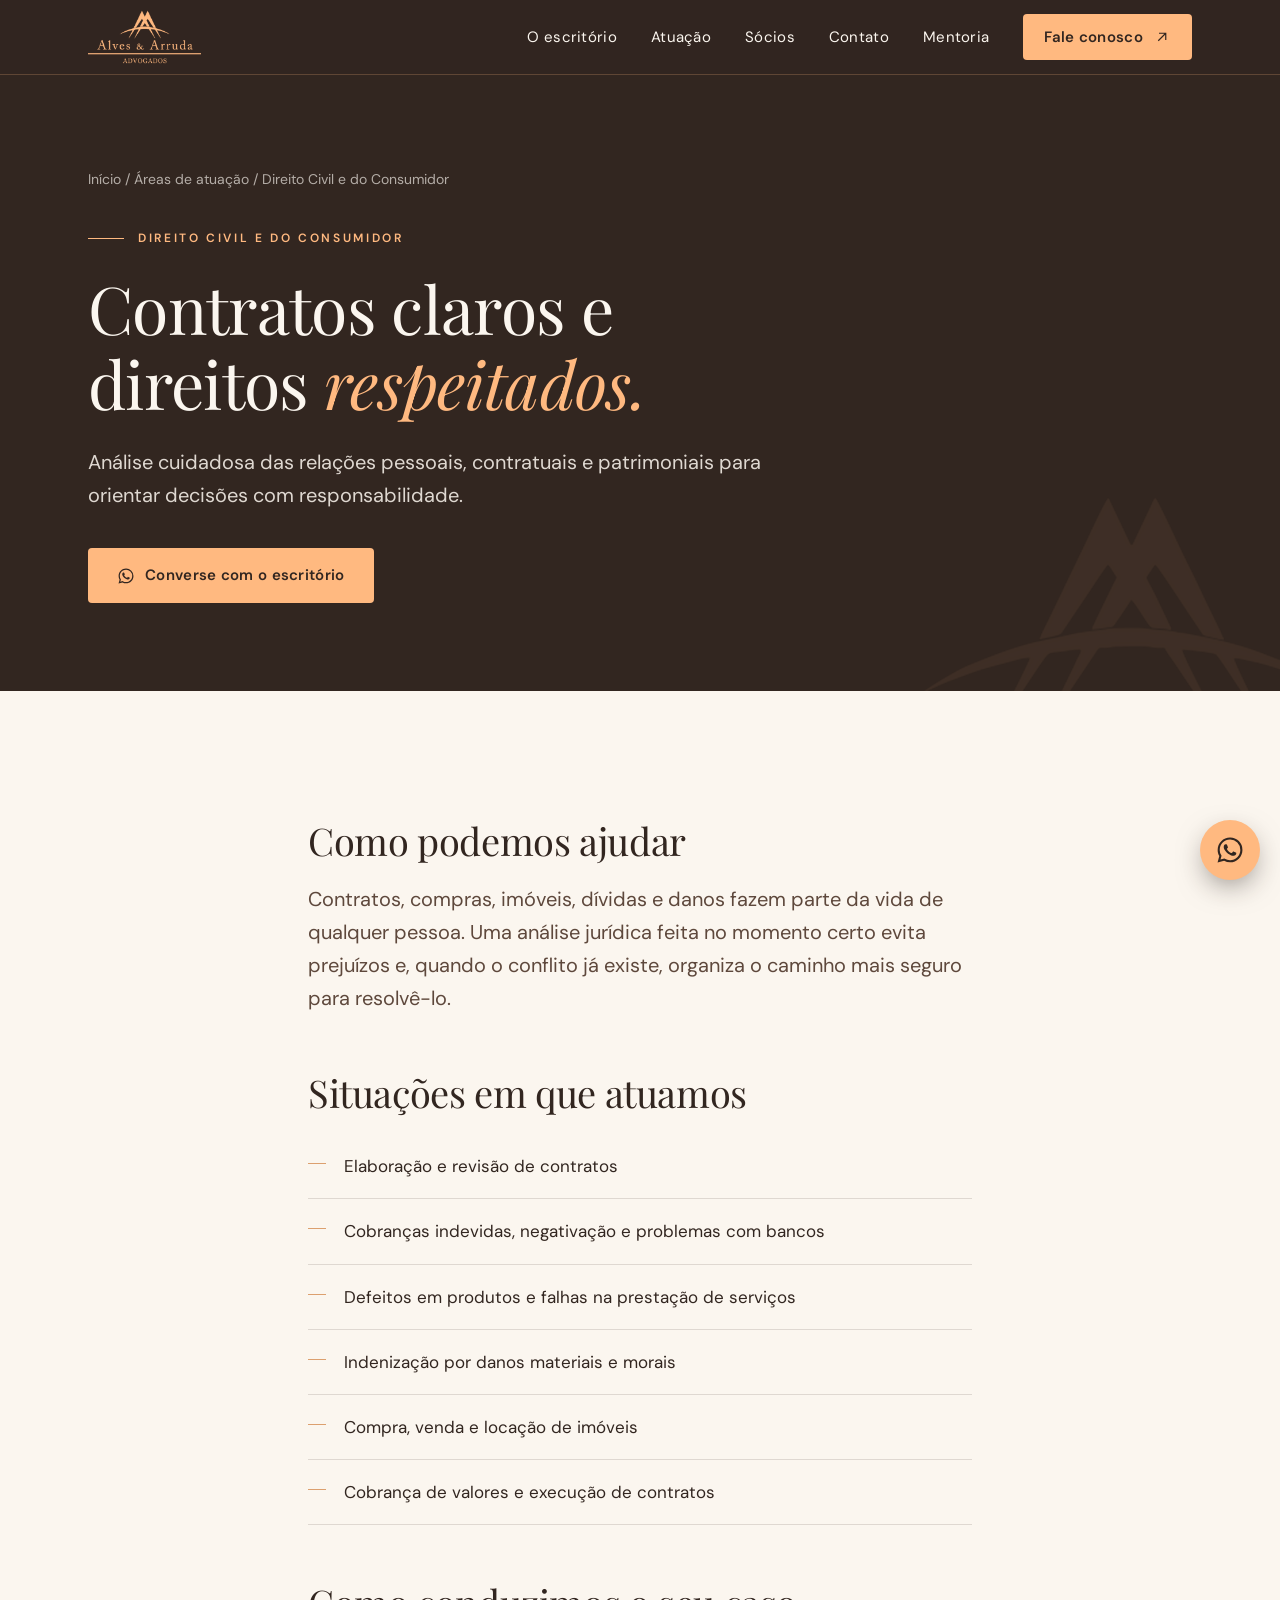
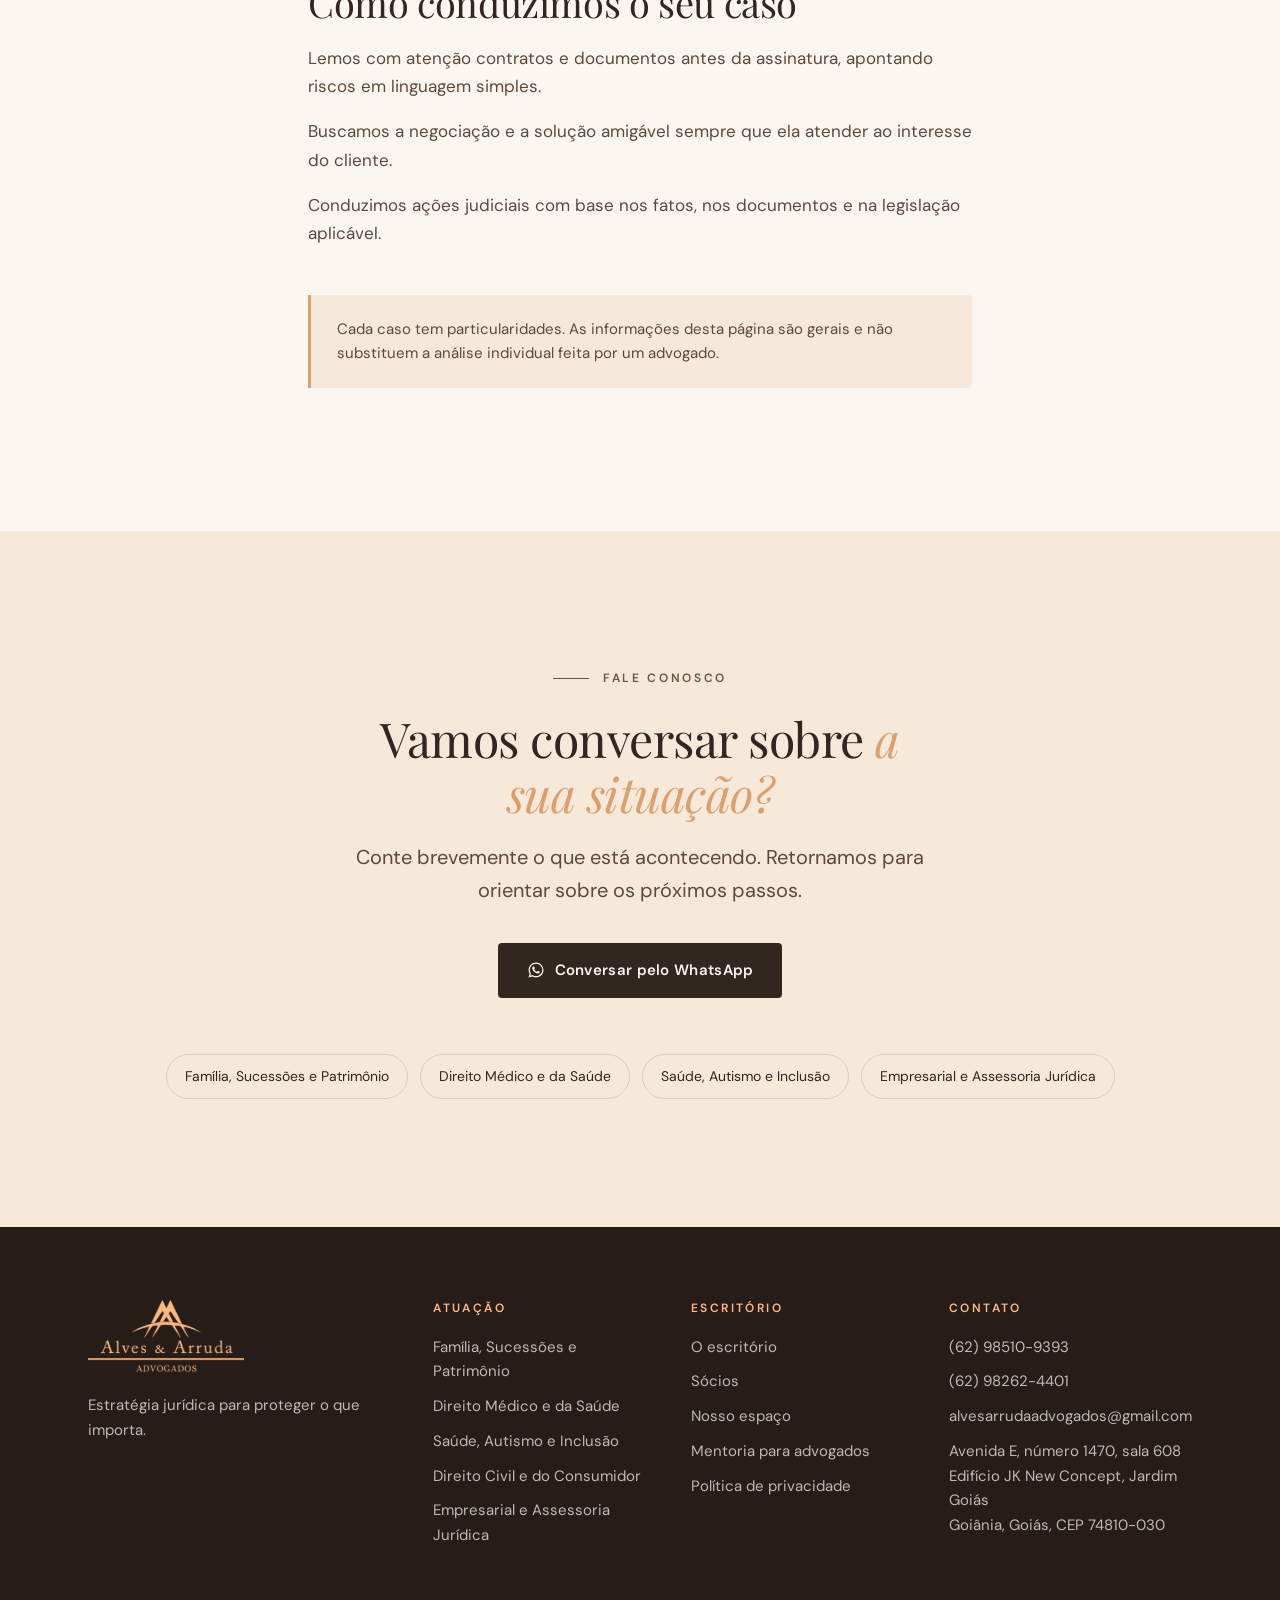
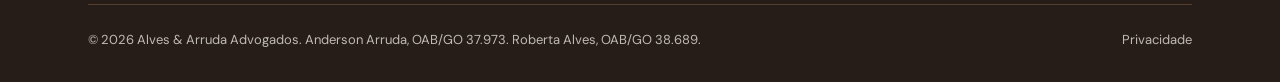
<file: civil-consumidor/index.html>
<!doctype html>
<html lang="pt-BR" class="sem-js">
<head>
<meta charset="utf-8">
<meta name="viewport" content="width=device-width, initial-scale=1">
<title>Direito Civil e do Consumidor em Goiânia | Alves &amp; Arruda Advogados</title>
<meta name="description" content="Análise cuidadosa das relações pessoais, contratuais e patrimoniais para orientar decisões com responsabilidade.">
<link rel="canonical" href="https://www.alvesarruda.com.br/civil-consumidor/">
<meta name="theme-color" content="#322620">
<meta name="google-site-verification" content="dWBzxlwmuNc7BcXcEHp_i7Mlz_Ma6tdE48Gez5xDyZk">
<meta property="og:type" content="website">
<meta property="og:locale" content="pt_BR">
<meta property="og:site_name" content="Alves & Arruda Advogados">
<meta property="og:title" content="Direito Civil e do Consumidor em Goiânia | Alves &amp; Arruda Advogados">
<meta property="og:description" content="Análise cuidadosa das relações pessoais, contratuais e patrimoniais para orientar decisões com responsabilidade.">
<meta property="og:url" content="https://www.alvesarruda.com.br/civil-consumidor/">
<meta property="og:image" content="https://www.alvesarruda.com.br/assets/img/compartilhar.jpg">
<meta name="twitter:card" content="summary_large_image">
<link rel="icon" type="image/png" sizes="32x32" href="../favicon-32.png">
<link rel="apple-touch-icon" href="../apple-touch-icon.png">
<link rel="preconnect" href="https://fonts.googleapis.com">
<link rel="preconnect" href="https://fonts.gstatic.com" crossorigin>
<link rel="stylesheet" href="https://fonts.googleapis.com/css2?family=DM+Sans:opsz,wght@9..40,400;9..40,500;9..40,600&family=Playfair+Display:ital,wght@0,400;0,500;1,400;1,500&display=swap">
<link rel="stylesheet" href="../assets/css/site.css?v=20261125">
</head>
<body>
<a class="pular" href="#conteudo">Ir para o conteúdo</a>
<header class="cabecalho solido">
  <div class="conteiner">
    <a class="marca" href="../" aria-label="Alves & Arruda Advogados, página inicial"><img src="../assets/logo/logo-dourada.png" alt="Alves & Arruda Advogados" width="744" height="354"></a>
    <button class="alternar-menu" type="button" aria-label="Abrir menu" aria-expanded="false" aria-controls="menu"><span></span><span></span><span></span></button>
    <nav class="menu" id="menu" aria-label="Menu principal">
      <a href="../#sobre">O escritório</a>
      <a href="../#atuacao">Atuação</a>
      <a href="../#socios">Sócios</a>
      <a href="../#contato">Contato</a>
      <a href="../mentoria/">Mentoria</a>
      <a class="botao botao-principal" href="https://wa.me/5562985109393?text=Ol%C3%A1%21%20Gostaria%20de%20falar%20com%20o%20escrit%C3%B3rio%20Alves%20%26%20Arruda%20Advogados." target="_blank" rel="noopener">Fale conosco <svg viewBox="0 0 24 24" fill="none" stroke="currentColor" stroke-width="1.6" aria-hidden="true"><path d="M7 17 17 7M8 7h9v9"/></svg></a>
    </nav>
  </div>
</header>
<main id="conteudo">
<section class="abertura-interna">
  <div class="conteiner">
    <p class="trilha"><a href="../">Início</a> / <a href="../#atuacao">Áreas de atuação</a> / Direito Civil e do Consumidor</p>
    <p class="rotulo">Direito Civil e do Consumidor</p>
    <h1>Contratos claros e direitos <em>respeitados.</em></h1>
    <p class="lead">Análise cuidadosa das relações pessoais, contratuais e patrimoniais para orientar decisões com responsabilidade.</p>
    <div class="abertura-botoes" style="margin-top:36px">
      <a class="botao botao-principal" href="https://wa.me/5562985109393?text=Ol%C3%A1%21%20Gostaria%20de%20orienta%C3%A7%C3%A3o%20sobre%20Direito%20Civil%20ou%20do%20Consumidor." target="_blank" rel="noopener"><svg viewBox="0 0 24 24" fill="currentColor" aria-hidden="true"><path d="M12.04 2C6.58 2 2.13 6.45 2.13 11.91c0 1.75.46 3.45 1.32 4.95L2.05 22l5.25-1.38a9.9 9.9 0 0 0 4.74 1.21h.01c5.46 0 9.91-4.45 9.91-9.91A9.85 9.85 0 0 0 12.04 2Zm0 18.15h-.01a8.23 8.23 0 0 1-4.2-1.15l-.3-.18-3.12.82.83-3.04-.2-.31a8.2 8.2 0 0 1-1.26-4.38c0-4.54 3.7-8.23 8.25-8.23a8.2 8.2 0 0 1 8.23 8.24c0 4.54-3.7 8.23-8.22 8.23Zm4.52-6.16c-.25-.12-1.47-.72-1.69-.81-.23-.08-.39-.12-.56.13-.16.25-.64.81-.79.97-.14.17-.29.19-.54.06-.25-.12-1.05-.39-1.99-1.23-.74-.66-1.23-1.47-1.38-1.72-.14-.25-.02-.38.11-.51.11-.11.25-.29.37-.43.12-.15.16-.25.25-.42.08-.17.04-.31-.02-.43-.06-.13-.56-1.35-.77-1.84-.2-.48-.41-.42-.56-.43h-.48a.92.92 0 0 0-.66.31c-.23.25-.87.85-.87 2.07 0 1.22.89 2.4 1.01 2.56.12.17 1.75 2.67 4.24 3.74.59.26 1.05.41 1.41.52.59.19 1.13.16 1.56.1.48-.07 1.47-.6 1.67-1.18.21-.58.21-1.07.14-1.18-.06-.1-.22-.16-.47-.29Z"/></svg> Converse com o escritório</a>
    </div>
  </div>
</section>

<section class="secao">
  <div class="conteiner texto-corrido">
    <h2>Como podemos ajudar</h2>
    <p class="lead">Contratos, compras, imóveis, dívidas e danos fazem parte da vida de qualquer pessoa. Uma análise jurídica feita no momento certo evita prejuízos e, quando o conflito já existe, organiza o caminho mais seguro para resolvê-lo.</p>
    <h2>Situações em que atuamos</h2>
    <ul class="lista-situacoes">
<li>Elaboração e revisão de contratos</li>
<li>Cobranças indevidas, negativação e problemas com bancos</li>
<li>Defeitos em produtos e falhas na prestação de serviços</li>
<li>Indenização por danos materiais e morais</li>
<li>Compra, venda e locação de imóveis</li>
<li>Cobrança de valores e execução de contratos</li>
    </ul>
    <h2>Como conduzimos o seu caso</h2>
<p>Lemos com atenção contratos e documentos antes da assinatura, apontando riscos em linguagem simples.</p>
<p>Buscamos a negociação e a solução amigável sempre que ela atender ao interesse do cliente.</p>
<p>Conduzimos ações judiciais com base nos fatos, nos documentos e na legislação aplicável.</p>
    <p class="aviso">Cada caso tem particularidades. As informações desta página são gerais e não substituem a análise individual feita por um advogado.</p>
  </div>
</section>

<section class="secao areia chamada">
  <div class="conteiner">
    <p class="rotulo">Fale conosco</p>
    <h2>Vamos conversar sobre <em>a sua situação?</em></h2>
    <p class="lead">Conte brevemente o que está acontecendo. Retornamos para orientar sobre os próximos passos.</p>
    <a class="botao botao-escuro" href="https://wa.me/5562985109393?text=Ol%C3%A1%21%20Gostaria%20de%20orienta%C3%A7%C3%A3o%20sobre%20Direito%20Civil%20ou%20do%20Consumidor." target="_blank" rel="noopener"><svg viewBox="0 0 24 24" fill="currentColor" aria-hidden="true"><path d="M12.04 2C6.58 2 2.13 6.45 2.13 11.91c0 1.75.46 3.45 1.32 4.95L2.05 22l5.25-1.38a9.9 9.9 0 0 0 4.74 1.21h.01c5.46 0 9.91-4.45 9.91-9.91A9.85 9.85 0 0 0 12.04 2Zm0 18.15h-.01a8.23 8.23 0 0 1-4.2-1.15l-.3-.18-3.12.82.83-3.04-.2-.31a8.2 8.2 0 0 1-1.26-4.38c0-4.54 3.7-8.23 8.25-8.23a8.2 8.2 0 0 1 8.23 8.24c0 4.54-3.7 8.23-8.22 8.23Zm4.52-6.16c-.25-.12-1.47-.72-1.69-.81-.23-.08-.39-.12-.56.13-.16.25-.64.81-.79.97-.14.17-.29.19-.54.06-.25-.12-1.05-.39-1.99-1.23-.74-.66-1.23-1.47-1.38-1.72-.14-.25-.02-.38.11-.51.11-.11.25-.29.37-.43.12-.15.16-.25.25-.42.08-.17.04-.31-.02-.43-.06-.13-.56-1.35-.77-1.84-.2-.48-.41-.42-.56-.43h-.48a.92.92 0 0 0-.66.31c-.23.25-.87.85-.87 2.07 0 1.22.89 2.4 1.01 2.56.12.17 1.75 2.67 4.24 3.74.59.26 1.05.41 1.41.52.59.19 1.13.16 1.56.1.48-.07 1.47-.6 1.67-1.18.21-.58.21-1.07.14-1.18-.06-.1-.22-.16-.47-.29Z"/></svg> Conversar pelo WhatsApp</a>
    <div class="outras-areas" style="justify-content:center;margin-top:56px"><a href="../familia/">Família, Sucessões e Patrimônio</a>
<a href="../direito-medico/">Direito Médico e da Saúde</a>
<a href="../saude-autismo-inclusao/">Saúde, Autismo e Inclusão</a>
<a href="../empresarial/">Empresarial e Assessoria Jurídica</a></div>
  </div>
</section>
</main>
<footer class="rodape">
  <div class="conteiner">
    <div class="rodape-grade">
      <div>
        <img src="../assets/logo/logo-dourada.png" alt="Alves & Arruda Advogados" width="744" height="354" loading="lazy">
        <p>Estratégia jurídica para proteger o que importa.</p>
      </div>
      <div><h4>Atuação</h4><ul><li><a href="../familia/">Família, Sucessões e Patrimônio</a></li>
<li><a href="../direito-medico/">Direito Médico e da Saúde</a></li>
<li><a href="../saude-autismo-inclusao/">Saúde, Autismo e Inclusão</a></li>
<li><a href="../civil-consumidor/">Direito Civil e do Consumidor</a></li>
<li><a href="../empresarial/">Empresarial e Assessoria Jurídica</a></li></ul></div>
      <div><h4>Escritório</h4><ul>
        <li><a href="../#sobre">O escritório</a></li>
        <li><a href="../#socios">Sócios</a></li>
        <li><a href="../#espaco">Nosso espaço</a></li>
        <li><a href="../mentoria/">Mentoria para advogados</a></li>
        <li><a href="../privacidade/">Política de privacidade</a></li>
      </ul></div>
      <div><h4>Contato</h4><ul>
        <li><a href="https://wa.me/5562985109393?text=Ol%C3%A1%21%20Gostaria%20de%20falar%20com%20o%20escrit%C3%B3rio%20Alves%20%26%20Arruda%20Advogados." target="_blank" rel="noopener">(62) 98510-9393</a></li>
        <li><a href="https://wa.me/5562982624401?text=Ol%C3%A1%21%20Gostaria%20de%20falar%20com%20o%20escrit%C3%B3rio%20Alves%20%26%20Arruda%20Advogados." target="_blank" rel="noopener">(62) 98262-4401</a></li>
        <li><a href="mailto:alvesarrudaadvogados@gmail.com">alvesarrudaadvogados@gmail.com</a></li>
        <li>Avenida E, número 1470, sala 608<br>Edifício JK New Concept, Jardim Goiás<br>Goiânia, Goiás, CEP 74810-030</li>
      </ul></div>
    </div>
    <div class="rodape-base">
      <span>© <span data-ano>2026</span> Alves & Arruda Advogados. Anderson Arruda, OAB/GO 37.973. Roberta Alves, OAB/GO 38.689.</span>
      <a href="../privacidade/">Privacidade</a>
    </div>
  </div>
</footer>
<a class="whatsapp-flutuante" href="https://wa.me/5562985109393?text=Ol%C3%A1%21%20Gostaria%20de%20falar%20com%20o%20escrit%C3%B3rio%20Alves%20%26%20Arruda%20Advogados." target="_blank" rel="noopener" aria-label="Conversar pelo WhatsApp"><svg viewBox="0 0 24 24" fill="currentColor" aria-hidden="true"><path d="M12.04 2C6.58 2 2.13 6.45 2.13 11.91c0 1.75.46 3.45 1.32 4.95L2.05 22l5.25-1.38a9.9 9.9 0 0 0 4.74 1.21h.01c5.46 0 9.91-4.45 9.91-9.91A9.85 9.85 0 0 0 12.04 2Zm0 18.15h-.01a8.23 8.23 0 0 1-4.2-1.15l-.3-.18-3.12.82.83-3.04-.2-.31a8.2 8.2 0 0 1-1.26-4.38c0-4.54 3.7-8.23 8.25-8.23a8.2 8.2 0 0 1 8.23 8.24c0 4.54-3.7 8.23-8.22 8.23Zm4.52-6.16c-.25-.12-1.47-.72-1.69-.81-.23-.08-.39-.12-.56.13-.16.25-.64.81-.79.97-.14.17-.29.19-.54.06-.25-.12-1.05-.39-1.99-1.23-.74-.66-1.23-1.47-1.38-1.72-.14-.25-.02-.38.11-.51.11-.11.25-.29.37-.43.12-.15.16-.25.25-.42.08-.17.04-.31-.02-.43-.06-.13-.56-1.35-.77-1.84-.2-.48-.41-.42-.56-.43h-.48a.92.92 0 0 0-.66.31c-.23.25-.87.85-.87 2.07 0 1.22.89 2.4 1.01 2.56.12.17 1.75 2.67 4.24 3.74.59.26 1.05.41 1.41.52.59.19 1.13.16 1.56.1.48-.07 1.47-.6 1.67-1.18.21-.58.21-1.07.14-1.18-.06-.1-.22-.16-.47-.29Z"/></svg></a>
<script src="../assets/js/site.js?v=20261125" defer></script>
</body>
</html>
</file>
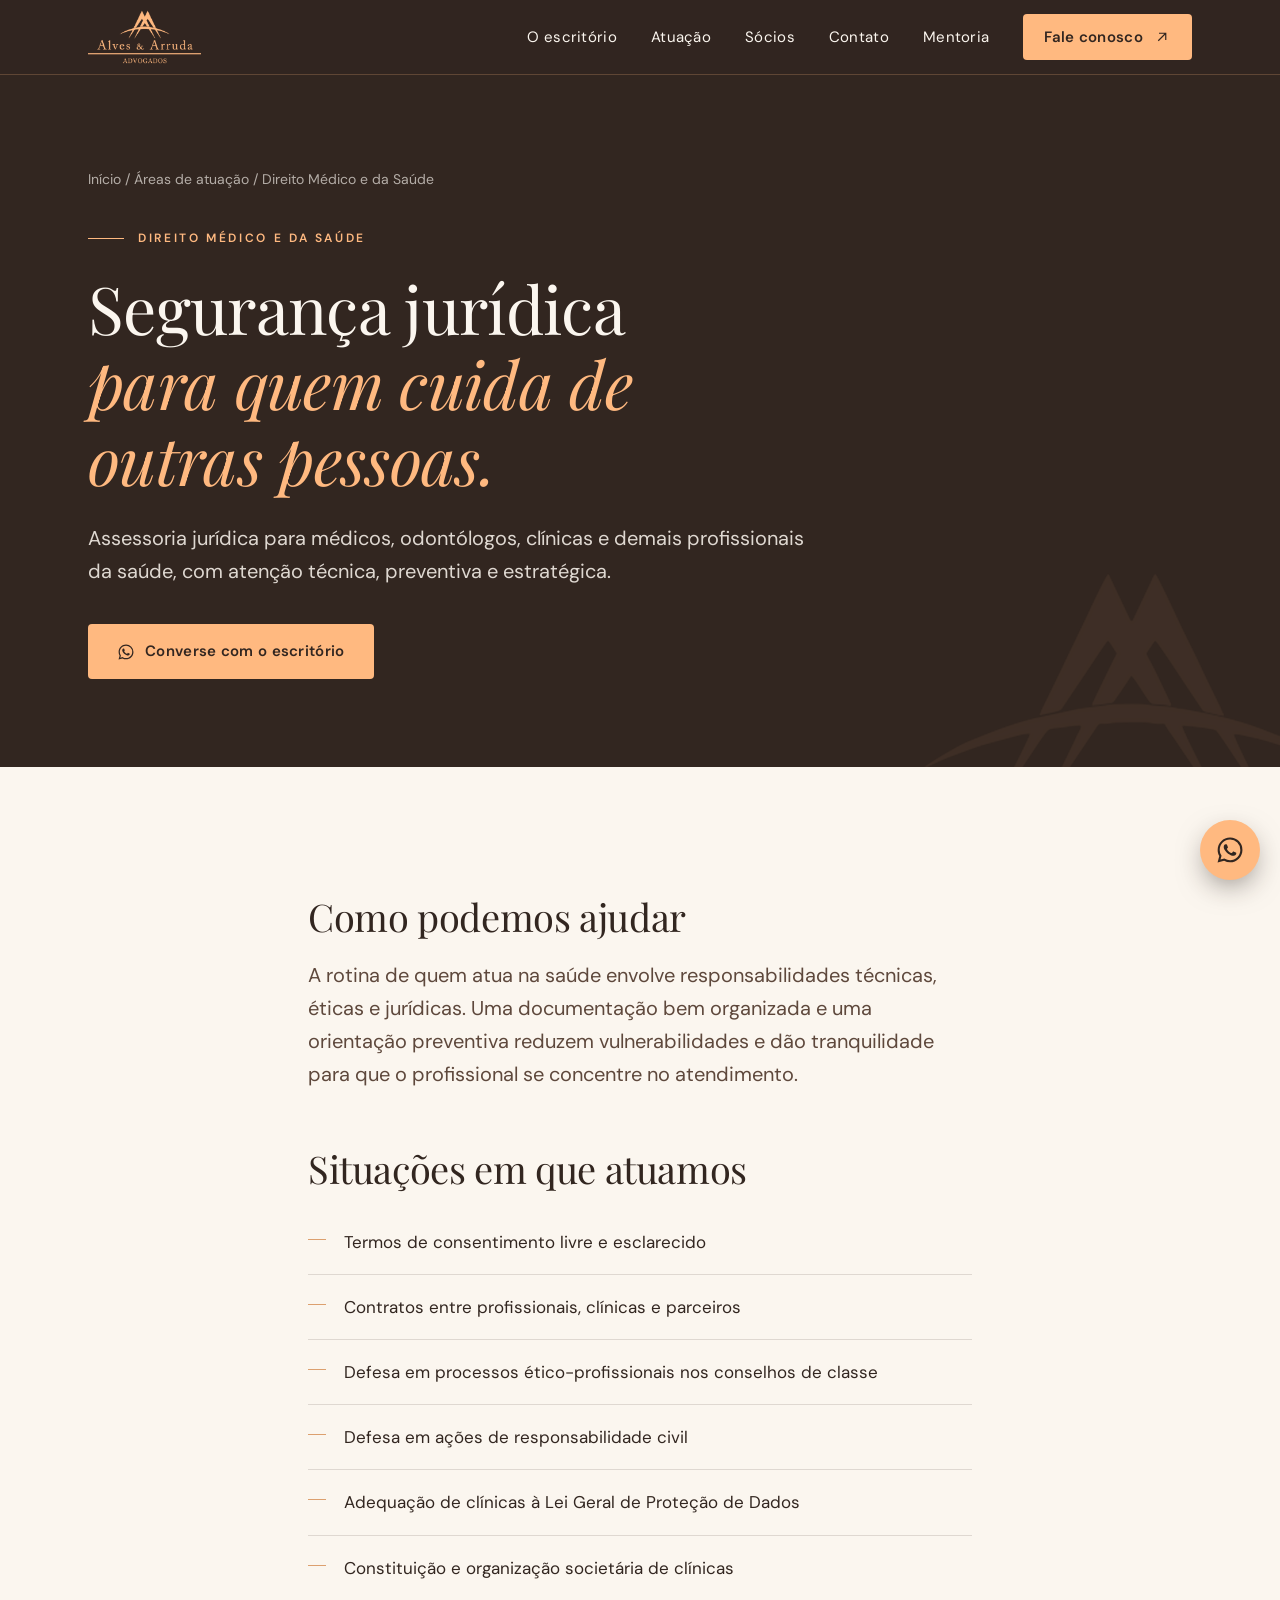
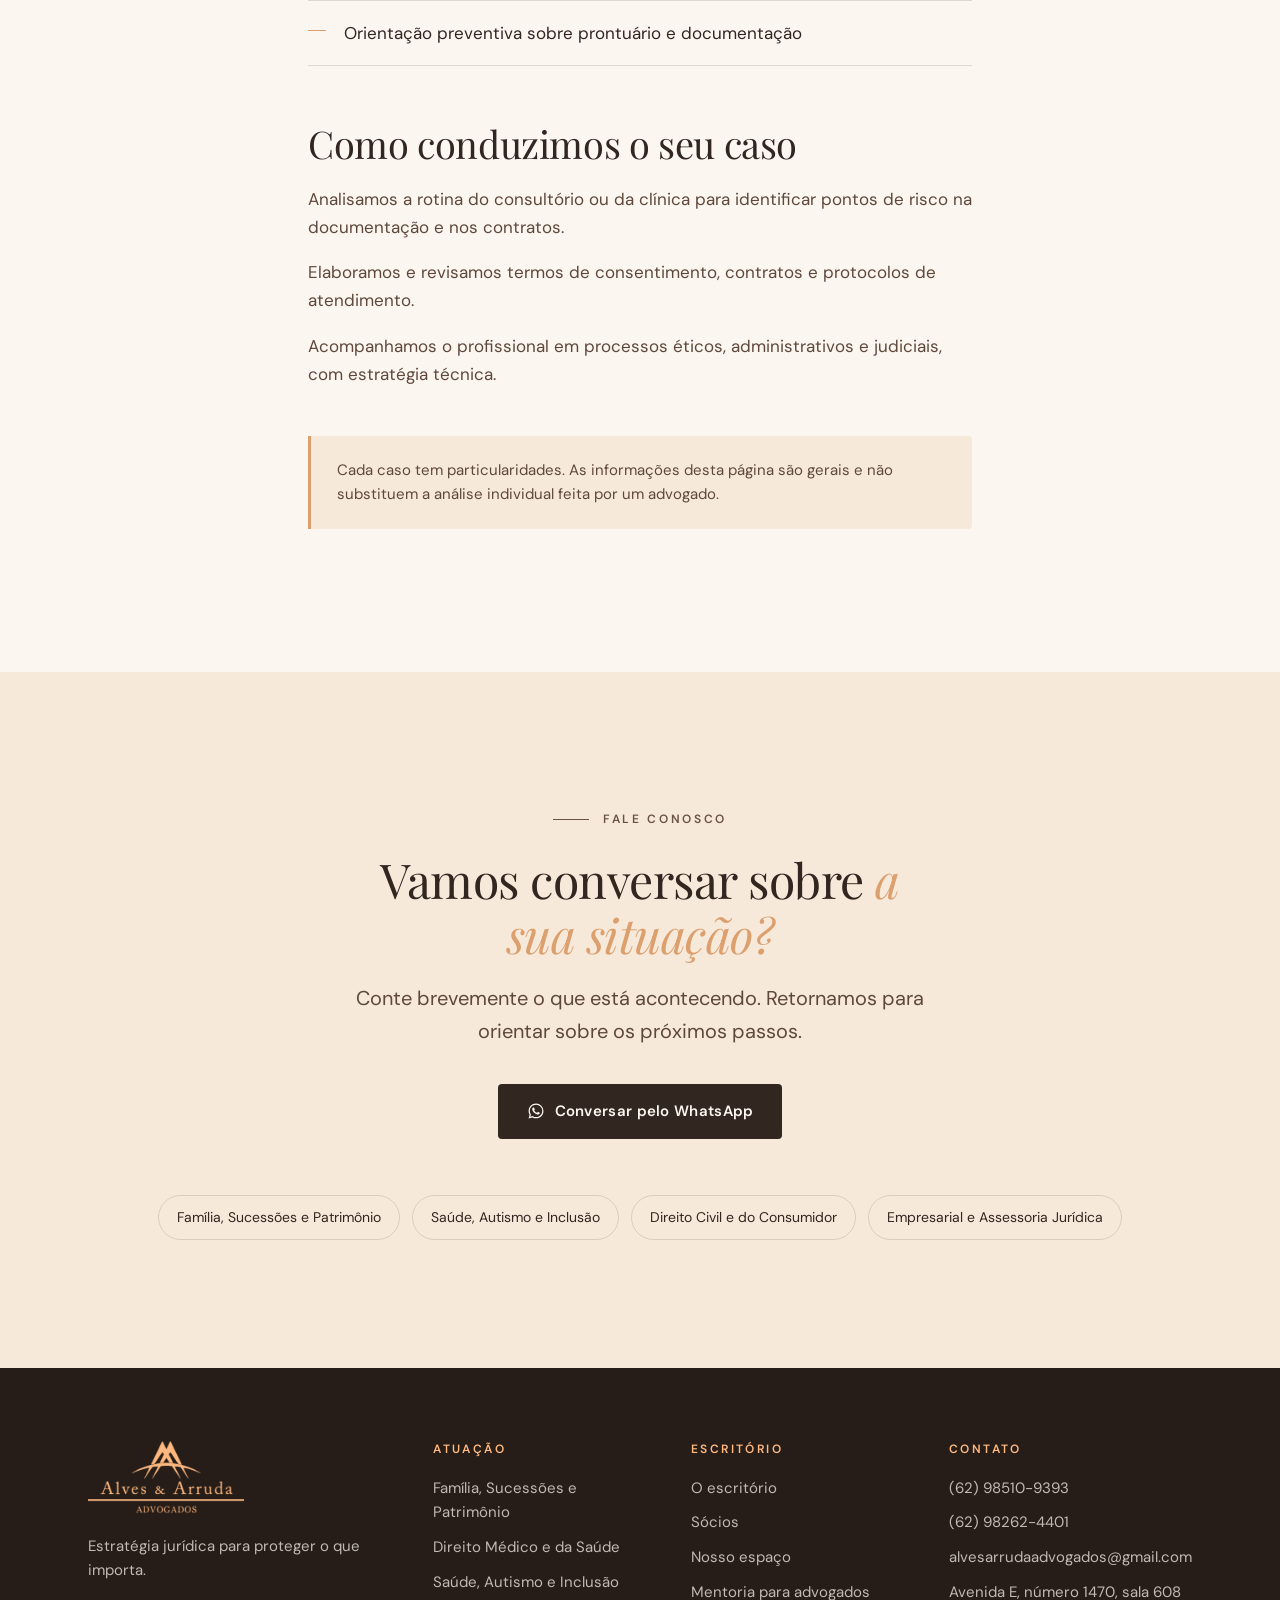
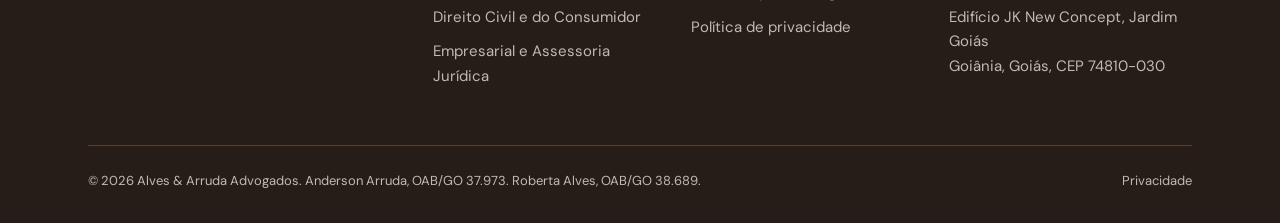
<file: direito-medico/index.html>
<!doctype html>
<html lang="pt-BR" class="sem-js">
<head>
<meta charset="utf-8">
<meta name="viewport" content="width=device-width, initial-scale=1">
<title>Direito Médico e da Saúde em Goiânia | Alves &amp; Arruda Advogados</title>
<meta name="description" content="Assessoria jurídica para médicos, odontólogos, clínicas e demais profissionais da saúde, com atenção técnica, preventiva e estratégica.">
<link rel="canonical" href="https://www.alvesarruda.com.br/direito-medico/">
<meta name="theme-color" content="#322620">
<meta name="google-site-verification" content="dWBzxlwmuNc7BcXcEHp_i7Mlz_Ma6tdE48Gez5xDyZk">
<meta property="og:type" content="website">
<meta property="og:locale" content="pt_BR">
<meta property="og:site_name" content="Alves & Arruda Advogados">
<meta property="og:title" content="Direito Médico e da Saúde em Goiânia | Alves &amp; Arruda Advogados">
<meta property="og:description" content="Assessoria jurídica para médicos, odontólogos, clínicas e demais profissionais da saúde, com atenção técnica, preventiva e estratégica.">
<meta property="og:url" content="https://www.alvesarruda.com.br/direito-medico/">
<meta property="og:image" content="https://www.alvesarruda.com.br/assets/img/compartilhar.jpg">
<meta name="twitter:card" content="summary_large_image">
<link rel="icon" type="image/png" sizes="32x32" href="../favicon-32.png">
<link rel="apple-touch-icon" href="../apple-touch-icon.png">
<link rel="preconnect" href="https://fonts.googleapis.com">
<link rel="preconnect" href="https://fonts.gstatic.com" crossorigin>
<link rel="stylesheet" href="https://fonts.googleapis.com/css2?family=DM+Sans:opsz,wght@9..40,400;9..40,500;9..40,600&family=Playfair+Display:ital,wght@0,400;0,500;1,400;1,500&display=swap">
<link rel="stylesheet" href="../assets/css/site.css?v=20261125">
</head>
<body>
<a class="pular" href="#conteudo">Ir para o conteúdo</a>
<header class="cabecalho solido">
  <div class="conteiner">
    <a class="marca" href="../" aria-label="Alves & Arruda Advogados, página inicial"><img src="../assets/logo/logo-dourada.png" alt="Alves & Arruda Advogados" width="744" height="354"></a>
    <button class="alternar-menu" type="button" aria-label="Abrir menu" aria-expanded="false" aria-controls="menu"><span></span><span></span><span></span></button>
    <nav class="menu" id="menu" aria-label="Menu principal">
      <a href="../#sobre">O escritório</a>
      <a href="../#atuacao">Atuação</a>
      <a href="../#socios">Sócios</a>
      <a href="../#contato">Contato</a>
      <a href="../mentoria/">Mentoria</a>
      <a class="botao botao-principal" href="https://wa.me/5562985109393?text=Ol%C3%A1%21%20Gostaria%20de%20falar%20com%20o%20escrit%C3%B3rio%20Alves%20%26%20Arruda%20Advogados." target="_blank" rel="noopener">Fale conosco <svg viewBox="0 0 24 24" fill="none" stroke="currentColor" stroke-width="1.6" aria-hidden="true"><path d="M7 17 17 7M8 7h9v9"/></svg></a>
    </nav>
  </div>
</header>
<main id="conteudo">
<section class="abertura-interna">
  <div class="conteiner">
    <p class="trilha"><a href="../">Início</a> / <a href="../#atuacao">Áreas de atuação</a> / Direito Médico e da Saúde</p>
    <p class="rotulo">Direito Médico e da Saúde</p>
    <h1>Segurança jurídica <em>para quem cuida de outras pessoas.</em></h1>
    <p class="lead">Assessoria jurídica para médicos, odontólogos, clínicas e demais profissionais da saúde, com atenção técnica, preventiva e estratégica.</p>
    <div class="abertura-botoes" style="margin-top:36px">
      <a class="botao botao-principal" href="https://wa.me/5562982624401?text=Ol%C3%A1%21%20Gostaria%20de%20orienta%C3%A7%C3%A3o%20sobre%20Direito%20M%C3%A9dico%20e%20da%20Sa%C3%BAde." target="_blank" rel="noopener"><svg viewBox="0 0 24 24" fill="currentColor" aria-hidden="true"><path d="M12.04 2C6.58 2 2.13 6.45 2.13 11.91c0 1.75.46 3.45 1.32 4.95L2.05 22l5.25-1.38a9.9 9.9 0 0 0 4.74 1.21h.01c5.46 0 9.91-4.45 9.91-9.91A9.85 9.85 0 0 0 12.04 2Zm0 18.15h-.01a8.23 8.23 0 0 1-4.2-1.15l-.3-.18-3.12.82.83-3.04-.2-.31a8.2 8.2 0 0 1-1.26-4.38c0-4.54 3.7-8.23 8.25-8.23a8.2 8.2 0 0 1 8.23 8.24c0 4.54-3.7 8.23-8.22 8.23Zm4.52-6.16c-.25-.12-1.47-.72-1.69-.81-.23-.08-.39-.12-.56.13-.16.25-.64.81-.79.97-.14.17-.29.19-.54.06-.25-.12-1.05-.39-1.99-1.23-.74-.66-1.23-1.47-1.38-1.72-.14-.25-.02-.38.11-.51.11-.11.25-.29.37-.43.12-.15.16-.25.25-.42.08-.17.04-.31-.02-.43-.06-.13-.56-1.35-.77-1.84-.2-.48-.41-.42-.56-.43h-.48a.92.92 0 0 0-.66.31c-.23.25-.87.85-.87 2.07 0 1.22.89 2.4 1.01 2.56.12.17 1.75 2.67 4.24 3.74.59.26 1.05.41 1.41.52.59.19 1.13.16 1.56.1.48-.07 1.47-.6 1.67-1.18.21-.58.21-1.07.14-1.18-.06-.1-.22-.16-.47-.29Z"/></svg> Converse com o escritório</a>
    </div>
  </div>
</section>

<section class="secao">
  <div class="conteiner texto-corrido">
    <h2>Como podemos ajudar</h2>
    <p class="lead">A rotina de quem atua na saúde envolve responsabilidades técnicas, éticas e jurídicas. Uma documentação bem organizada e uma orientação preventiva reduzem vulnerabilidades e dão tranquilidade para que o profissional se concentre no atendimento.</p>
    <h2>Situações em que atuamos</h2>
    <ul class="lista-situacoes">
<li>Termos de consentimento livre e esclarecido</li>
<li>Contratos entre profissionais, clínicas e parceiros</li>
<li>Defesa em processos ético-profissionais nos conselhos de classe</li>
<li>Defesa em ações de responsabilidade civil</li>
<li>Adequação de clínicas à Lei Geral de Proteção de Dados</li>
<li>Constituição e organização societária de clínicas</li>
<li>Orientação preventiva sobre prontuário e documentação</li>
    </ul>
    <h2>Como conduzimos o seu caso</h2>
<p>Analisamos a rotina do consultório ou da clínica para identificar pontos de risco na documentação e nos contratos.</p>
<p>Elaboramos e revisamos termos de consentimento, contratos e protocolos de atendimento.</p>
<p>Acompanhamos o profissional em processos éticos, administrativos e judiciais, com estratégia técnica.</p>
    <p class="aviso">Cada caso tem particularidades. As informações desta página são gerais e não substituem a análise individual feita por um advogado.</p>
  </div>
</section>

<section class="secao areia chamada">
  <div class="conteiner">
    <p class="rotulo">Fale conosco</p>
    <h2>Vamos conversar sobre <em>a sua situação?</em></h2>
    <p class="lead">Conte brevemente o que está acontecendo. Retornamos para orientar sobre os próximos passos.</p>
    <a class="botao botao-escuro" href="https://wa.me/5562982624401?text=Ol%C3%A1%21%20Gostaria%20de%20orienta%C3%A7%C3%A3o%20sobre%20Direito%20M%C3%A9dico%20e%20da%20Sa%C3%BAde." target="_blank" rel="noopener"><svg viewBox="0 0 24 24" fill="currentColor" aria-hidden="true"><path d="M12.04 2C6.58 2 2.13 6.45 2.13 11.91c0 1.75.46 3.45 1.32 4.95L2.05 22l5.25-1.38a9.9 9.9 0 0 0 4.74 1.21h.01c5.46 0 9.91-4.45 9.91-9.91A9.85 9.85 0 0 0 12.04 2Zm0 18.15h-.01a8.23 8.23 0 0 1-4.2-1.15l-.3-.18-3.12.82.83-3.04-.2-.31a8.2 8.2 0 0 1-1.26-4.38c0-4.54 3.7-8.23 8.25-8.23a8.2 8.2 0 0 1 8.23 8.24c0 4.54-3.7 8.23-8.22 8.23Zm4.52-6.16c-.25-.12-1.47-.72-1.69-.81-.23-.08-.39-.12-.56.13-.16.25-.64.81-.79.97-.14.17-.29.19-.54.06-.25-.12-1.05-.39-1.99-1.23-.74-.66-1.23-1.47-1.38-1.72-.14-.25-.02-.38.11-.51.11-.11.25-.29.37-.43.12-.15.16-.25.25-.42.08-.17.04-.31-.02-.43-.06-.13-.56-1.35-.77-1.84-.2-.48-.41-.42-.56-.43h-.48a.92.92 0 0 0-.66.31c-.23.25-.87.85-.87 2.07 0 1.22.89 2.4 1.01 2.56.12.17 1.75 2.67 4.24 3.74.59.26 1.05.41 1.41.52.59.19 1.13.16 1.56.1.48-.07 1.47-.6 1.67-1.18.21-.58.21-1.07.14-1.18-.06-.1-.22-.16-.47-.29Z"/></svg> Conversar pelo WhatsApp</a>
    <div class="outras-areas" style="justify-content:center;margin-top:56px"><a href="../familia/">Família, Sucessões e Patrimônio</a>
<a href="../saude-autismo-inclusao/">Saúde, Autismo e Inclusão</a>
<a href="../civil-consumidor/">Direito Civil e do Consumidor</a>
<a href="../empresarial/">Empresarial e Assessoria Jurídica</a></div>
  </div>
</section>
</main>
<footer class="rodape">
  <div class="conteiner">
    <div class="rodape-grade">
      <div>
        <img src="../assets/logo/logo-dourada.png" alt="Alves & Arruda Advogados" width="744" height="354" loading="lazy">
        <p>Estratégia jurídica para proteger o que importa.</p>
      </div>
      <div><h4>Atuação</h4><ul><li><a href="../familia/">Família, Sucessões e Patrimônio</a></li>
<li><a href="../direito-medico/">Direito Médico e da Saúde</a></li>
<li><a href="../saude-autismo-inclusao/">Saúde, Autismo e Inclusão</a></li>
<li><a href="../civil-consumidor/">Direito Civil e do Consumidor</a></li>
<li><a href="../empresarial/">Empresarial e Assessoria Jurídica</a></li></ul></div>
      <div><h4>Escritório</h4><ul>
        <li><a href="../#sobre">O escritório</a></li>
        <li><a href="../#socios">Sócios</a></li>
        <li><a href="../#espaco">Nosso espaço</a></li>
        <li><a href="../mentoria/">Mentoria para advogados</a></li>
        <li><a href="../privacidade/">Política de privacidade</a></li>
      </ul></div>
      <div><h4>Contato</h4><ul>
        <li><a href="https://wa.me/5562985109393?text=Ol%C3%A1%21%20Gostaria%20de%20falar%20com%20o%20escrit%C3%B3rio%20Alves%20%26%20Arruda%20Advogados." target="_blank" rel="noopener">(62) 98510-9393</a></li>
        <li><a href="https://wa.me/5562982624401?text=Ol%C3%A1%21%20Gostaria%20de%20falar%20com%20o%20escrit%C3%B3rio%20Alves%20%26%20Arruda%20Advogados." target="_blank" rel="noopener">(62) 98262-4401</a></li>
        <li><a href="mailto:alvesarrudaadvogados@gmail.com">alvesarrudaadvogados@gmail.com</a></li>
        <li>Avenida E, número 1470, sala 608<br>Edifício JK New Concept, Jardim Goiás<br>Goiânia, Goiás, CEP 74810-030</li>
      </ul></div>
    </div>
    <div class="rodape-base">
      <span>© <span data-ano>2026</span> Alves & Arruda Advogados. Anderson Arruda, OAB/GO 37.973. Roberta Alves, OAB/GO 38.689.</span>
      <a href="../privacidade/">Privacidade</a>
    </div>
  </div>
</footer>
<a class="whatsapp-flutuante" href="https://wa.me/5562985109393?text=Ol%C3%A1%21%20Gostaria%20de%20falar%20com%20o%20escrit%C3%B3rio%20Alves%20%26%20Arruda%20Advogados." target="_blank" rel="noopener" aria-label="Conversar pelo WhatsApp"><svg viewBox="0 0 24 24" fill="currentColor" aria-hidden="true"><path d="M12.04 2C6.58 2 2.13 6.45 2.13 11.91c0 1.75.46 3.45 1.32 4.95L2.05 22l5.25-1.38a9.9 9.9 0 0 0 4.74 1.21h.01c5.46 0 9.91-4.45 9.91-9.91A9.85 9.85 0 0 0 12.04 2Zm0 18.15h-.01a8.23 8.23 0 0 1-4.2-1.15l-.3-.18-3.12.82.83-3.04-.2-.31a8.2 8.2 0 0 1-1.26-4.38c0-4.54 3.7-8.23 8.25-8.23a8.2 8.2 0 0 1 8.23 8.24c0 4.54-3.7 8.23-8.22 8.23Zm4.52-6.16c-.25-.12-1.47-.72-1.69-.81-.23-.08-.39-.12-.56.13-.16.25-.64.81-.79.97-.14.17-.29.19-.54.06-.25-.12-1.05-.39-1.99-1.23-.74-.66-1.23-1.47-1.38-1.72-.14-.25-.02-.38.11-.51.11-.11.25-.29.37-.43.12-.15.16-.25.25-.42.08-.17.04-.31-.02-.43-.06-.13-.56-1.35-.77-1.84-.2-.48-.41-.42-.56-.43h-.48a.92.92 0 0 0-.66.31c-.23.25-.87.85-.87 2.07 0 1.22.89 2.4 1.01 2.56.12.17 1.75 2.67 4.24 3.74.59.26 1.05.41 1.41.52.59.19 1.13.16 1.56.1.48-.07 1.47-.6 1.67-1.18.21-.58.21-1.07.14-1.18-.06-.1-.22-.16-.47-.29Z"/></svg></a>
<script src="../assets/js/site.js?v=20261125" defer></script>
</body>
</html>
</file>
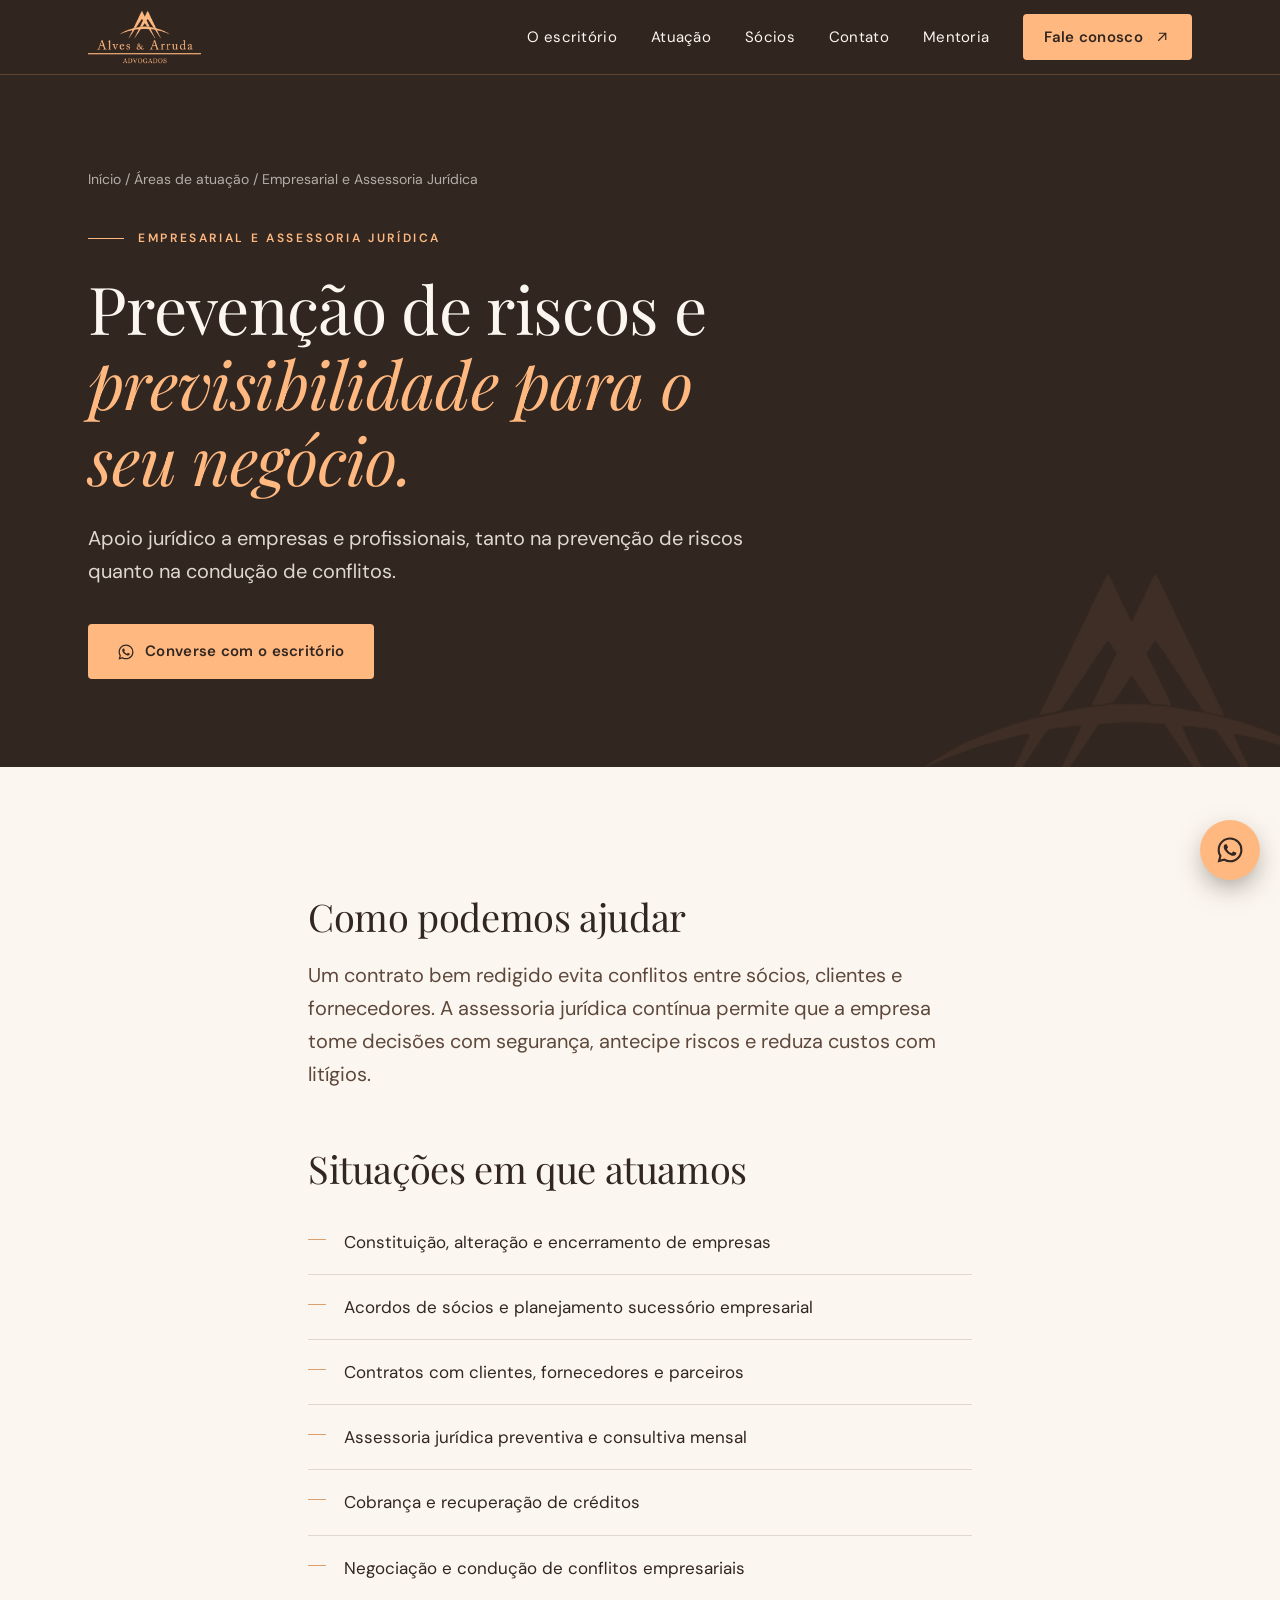
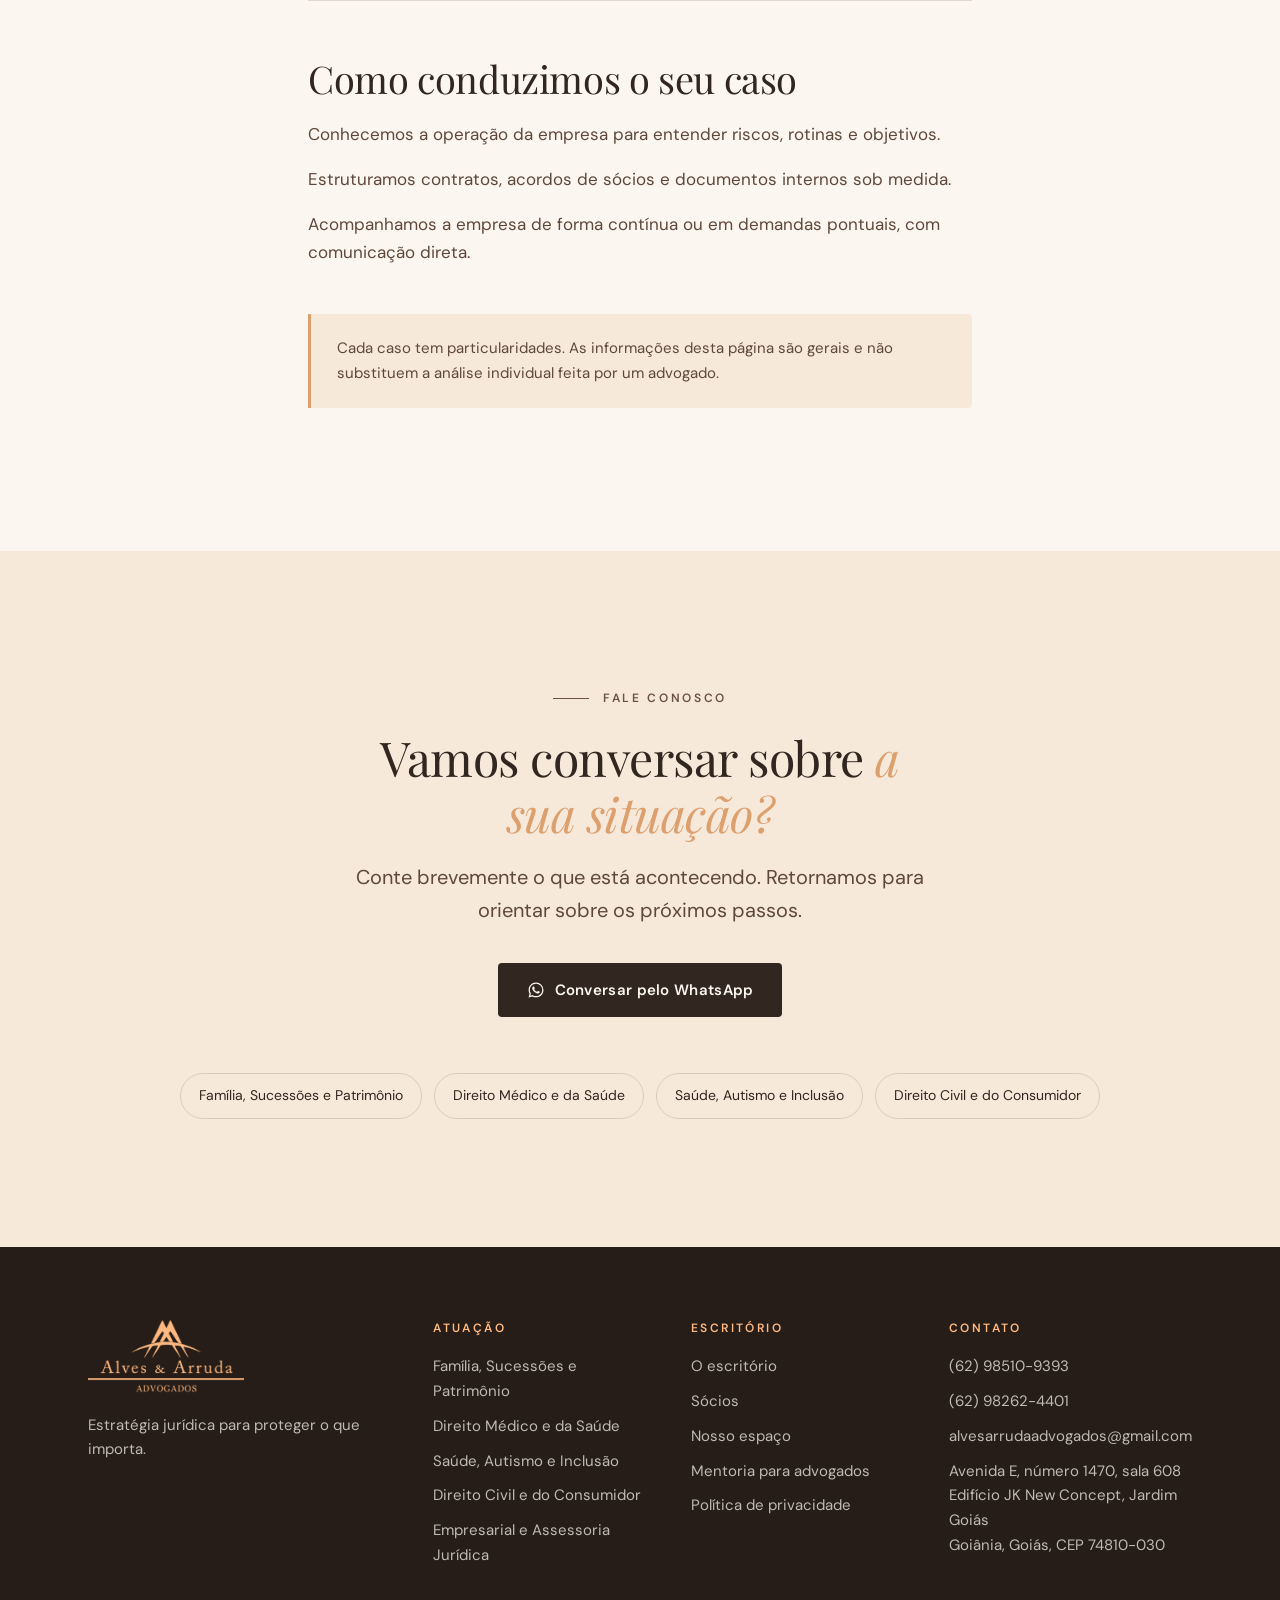
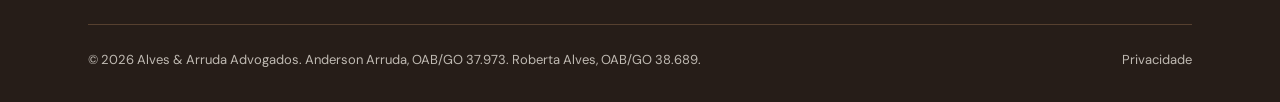
<file: empresarial/index.html>
<!doctype html>
<html lang="pt-BR" class="sem-js">
<head>
<meta charset="utf-8">
<meta name="viewport" content="width=device-width, initial-scale=1">
<title>Empresarial e Assessoria Jurídica em Goiânia | Alves &amp; Arruda Advogados</title>
<meta name="description" content="Apoio jurídico a empresas e profissionais, tanto na prevenção de riscos quanto na condução de conflitos.">
<link rel="canonical" href="https://www.alvesarruda.com.br/empresarial/">
<meta name="theme-color" content="#322620">
<meta name="google-site-verification" content="dWBzxlwmuNc7BcXcEHp_i7Mlz_Ma6tdE48Gez5xDyZk">
<meta property="og:type" content="website">
<meta property="og:locale" content="pt_BR">
<meta property="og:site_name" content="Alves & Arruda Advogados">
<meta property="og:title" content="Empresarial e Assessoria Jurídica em Goiânia | Alves &amp; Arruda Advogados">
<meta property="og:description" content="Apoio jurídico a empresas e profissionais, tanto na prevenção de riscos quanto na condução de conflitos.">
<meta property="og:url" content="https://www.alvesarruda.com.br/empresarial/">
<meta property="og:image" content="https://www.alvesarruda.com.br/assets/img/compartilhar.jpg">
<meta name="twitter:card" content="summary_large_image">
<link rel="icon" type="image/png" sizes="32x32" href="../favicon-32.png">
<link rel="apple-touch-icon" href="../apple-touch-icon.png">
<link rel="preconnect" href="https://fonts.googleapis.com">
<link rel="preconnect" href="https://fonts.gstatic.com" crossorigin>
<link rel="stylesheet" href="https://fonts.googleapis.com/css2?family=DM+Sans:opsz,wght@9..40,400;9..40,500;9..40,600&family=Playfair+Display:ital,wght@0,400;0,500;1,400;1,500&display=swap">
<link rel="stylesheet" href="../assets/css/site.css?v=20261125">
</head>
<body>
<a class="pular" href="#conteudo">Ir para o conteúdo</a>
<header class="cabecalho solido">
  <div class="conteiner">
    <a class="marca" href="../" aria-label="Alves & Arruda Advogados, página inicial"><img src="../assets/logo/logo-dourada.png" alt="Alves & Arruda Advogados" width="744" height="354"></a>
    <button class="alternar-menu" type="button" aria-label="Abrir menu" aria-expanded="false" aria-controls="menu"><span></span><span></span><span></span></button>
    <nav class="menu" id="menu" aria-label="Menu principal">
      <a href="../#sobre">O escritório</a>
      <a href="../#atuacao">Atuação</a>
      <a href="../#socios">Sócios</a>
      <a href="../#contato">Contato</a>
      <a href="../mentoria/">Mentoria</a>
      <a class="botao botao-principal" href="https://wa.me/5562985109393?text=Ol%C3%A1%21%20Gostaria%20de%20falar%20com%20o%20escrit%C3%B3rio%20Alves%20%26%20Arruda%20Advogados." target="_blank" rel="noopener">Fale conosco <svg viewBox="0 0 24 24" fill="none" stroke="currentColor" stroke-width="1.6" aria-hidden="true"><path d="M7 17 17 7M8 7h9v9"/></svg></a>
    </nav>
  </div>
</header>
<main id="conteudo">
<section class="abertura-interna">
  <div class="conteiner">
    <p class="trilha"><a href="../">Início</a> / <a href="../#atuacao">Áreas de atuação</a> / Empresarial e Assessoria Jurídica</p>
    <p class="rotulo">Empresarial e Assessoria Jurídica</p>
    <h1>Prevenção de riscos e <em>previsibilidade para o seu negócio.</em></h1>
    <p class="lead">Apoio jurídico a empresas e profissionais, tanto na prevenção de riscos quanto na condução de conflitos.</p>
    <div class="abertura-botoes" style="margin-top:36px">
      <a class="botao botao-principal" href="https://wa.me/5562985109393?text=Ol%C3%A1%21%20Gostaria%20de%20orienta%C3%A7%C3%A3o%20sobre%20assessoria%20jur%C3%ADdica%20para%20empresas." target="_blank" rel="noopener"><svg viewBox="0 0 24 24" fill="currentColor" aria-hidden="true"><path d="M12.04 2C6.58 2 2.13 6.45 2.13 11.91c0 1.75.46 3.45 1.32 4.95L2.05 22l5.25-1.38a9.9 9.9 0 0 0 4.74 1.21h.01c5.46 0 9.91-4.45 9.91-9.91A9.85 9.85 0 0 0 12.04 2Zm0 18.15h-.01a8.23 8.23 0 0 1-4.2-1.15l-.3-.18-3.12.82.83-3.04-.2-.31a8.2 8.2 0 0 1-1.26-4.38c0-4.54 3.7-8.23 8.25-8.23a8.2 8.2 0 0 1 8.23 8.24c0 4.54-3.7 8.23-8.22 8.23Zm4.52-6.16c-.25-.12-1.47-.72-1.69-.81-.23-.08-.39-.12-.56.13-.16.25-.64.81-.79.97-.14.17-.29.19-.54.06-.25-.12-1.05-.39-1.99-1.23-.74-.66-1.23-1.47-1.38-1.72-.14-.25-.02-.38.11-.51.11-.11.25-.29.37-.43.12-.15.16-.25.25-.42.08-.17.04-.31-.02-.43-.06-.13-.56-1.35-.77-1.84-.2-.48-.41-.42-.56-.43h-.48a.92.92 0 0 0-.66.31c-.23.25-.87.85-.87 2.07 0 1.22.89 2.4 1.01 2.56.12.17 1.75 2.67 4.24 3.74.59.26 1.05.41 1.41.52.59.19 1.13.16 1.56.1.48-.07 1.47-.6 1.67-1.18.21-.58.21-1.07.14-1.18-.06-.1-.22-.16-.47-.29Z"/></svg> Converse com o escritório</a>
    </div>
  </div>
</section>

<section class="secao">
  <div class="conteiner texto-corrido">
    <h2>Como podemos ajudar</h2>
    <p class="lead">Um contrato bem redigido evita conflitos entre sócios, clientes e fornecedores. A assessoria jurídica contínua permite que a empresa tome decisões com segurança, antecipe riscos e reduza custos com litígios.</p>
    <h2>Situações em que atuamos</h2>
    <ul class="lista-situacoes">
<li>Constituição, alteração e encerramento de empresas</li>
<li>Acordos de sócios e planejamento sucessório empresarial</li>
<li>Contratos com clientes, fornecedores e parceiros</li>
<li>Assessoria jurídica preventiva e consultiva mensal</li>
<li>Cobrança e recuperação de créditos</li>
<li>Negociação e condução de conflitos empresariais</li>
    </ul>
    <h2>Como conduzimos o seu caso</h2>
<p>Conhecemos a operação da empresa para entender riscos, rotinas e objetivos.</p>
<p>Estruturamos contratos, acordos de sócios e documentos internos sob medida.</p>
<p>Acompanhamos a empresa de forma contínua ou em demandas pontuais, com comunicação direta.</p>
    <p class="aviso">Cada caso tem particularidades. As informações desta página são gerais e não substituem a análise individual feita por um advogado.</p>
  </div>
</section>

<section class="secao areia chamada">
  <div class="conteiner">
    <p class="rotulo">Fale conosco</p>
    <h2>Vamos conversar sobre <em>a sua situação?</em></h2>
    <p class="lead">Conte brevemente o que está acontecendo. Retornamos para orientar sobre os próximos passos.</p>
    <a class="botao botao-escuro" href="https://wa.me/5562985109393?text=Ol%C3%A1%21%20Gostaria%20de%20orienta%C3%A7%C3%A3o%20sobre%20assessoria%20jur%C3%ADdica%20para%20empresas." target="_blank" rel="noopener"><svg viewBox="0 0 24 24" fill="currentColor" aria-hidden="true"><path d="M12.04 2C6.58 2 2.13 6.45 2.13 11.91c0 1.75.46 3.45 1.32 4.95L2.05 22l5.25-1.38a9.9 9.9 0 0 0 4.74 1.21h.01c5.46 0 9.91-4.45 9.91-9.91A9.85 9.85 0 0 0 12.04 2Zm0 18.15h-.01a8.23 8.23 0 0 1-4.2-1.15l-.3-.18-3.12.82.83-3.04-.2-.31a8.2 8.2 0 0 1-1.26-4.38c0-4.54 3.7-8.23 8.25-8.23a8.2 8.2 0 0 1 8.23 8.24c0 4.54-3.7 8.23-8.22 8.23Zm4.52-6.16c-.25-.12-1.47-.72-1.69-.81-.23-.08-.39-.12-.56.13-.16.25-.64.81-.79.97-.14.17-.29.19-.54.06-.25-.12-1.05-.39-1.99-1.23-.74-.66-1.23-1.47-1.38-1.72-.14-.25-.02-.38.11-.51.11-.11.25-.29.37-.43.12-.15.16-.25.25-.42.08-.17.04-.31-.02-.43-.06-.13-.56-1.35-.77-1.84-.2-.48-.41-.42-.56-.43h-.48a.92.92 0 0 0-.66.31c-.23.25-.87.85-.87 2.07 0 1.22.89 2.4 1.01 2.56.12.17 1.75 2.67 4.24 3.74.59.26 1.05.41 1.41.52.59.19 1.13.16 1.56.1.48-.07 1.47-.6 1.67-1.18.21-.58.21-1.07.14-1.18-.06-.1-.22-.16-.47-.29Z"/></svg> Conversar pelo WhatsApp</a>
    <div class="outras-areas" style="justify-content:center;margin-top:56px"><a href="../familia/">Família, Sucessões e Patrimônio</a>
<a href="../direito-medico/">Direito Médico e da Saúde</a>
<a href="../saude-autismo-inclusao/">Saúde, Autismo e Inclusão</a>
<a href="../civil-consumidor/">Direito Civil e do Consumidor</a></div>
  </div>
</section>
</main>
<footer class="rodape">
  <div class="conteiner">
    <div class="rodape-grade">
      <div>
        <img src="../assets/logo/logo-dourada.png" alt="Alves & Arruda Advogados" width="744" height="354" loading="lazy">
        <p>Estratégia jurídica para proteger o que importa.</p>
      </div>
      <div><h4>Atuação</h4><ul><li><a href="../familia/">Família, Sucessões e Patrimônio</a></li>
<li><a href="../direito-medico/">Direito Médico e da Saúde</a></li>
<li><a href="../saude-autismo-inclusao/">Saúde, Autismo e Inclusão</a></li>
<li><a href="../civil-consumidor/">Direito Civil e do Consumidor</a></li>
<li><a href="../empresarial/">Empresarial e Assessoria Jurídica</a></li></ul></div>
      <div><h4>Escritório</h4><ul>
        <li><a href="../#sobre">O escritório</a></li>
        <li><a href="../#socios">Sócios</a></li>
        <li><a href="../#espaco">Nosso espaço</a></li>
        <li><a href="../mentoria/">Mentoria para advogados</a></li>
        <li><a href="../privacidade/">Política de privacidade</a></li>
      </ul></div>
      <div><h4>Contato</h4><ul>
        <li><a href="https://wa.me/5562985109393?text=Ol%C3%A1%21%20Gostaria%20de%20falar%20com%20o%20escrit%C3%B3rio%20Alves%20%26%20Arruda%20Advogados." target="_blank" rel="noopener">(62) 98510-9393</a></li>
        <li><a href="https://wa.me/5562982624401?text=Ol%C3%A1%21%20Gostaria%20de%20falar%20com%20o%20escrit%C3%B3rio%20Alves%20%26%20Arruda%20Advogados." target="_blank" rel="noopener">(62) 98262-4401</a></li>
        <li><a href="mailto:alvesarrudaadvogados@gmail.com">alvesarrudaadvogados@gmail.com</a></li>
        <li>Avenida E, número 1470, sala 608<br>Edifício JK New Concept, Jardim Goiás<br>Goiânia, Goiás, CEP 74810-030</li>
      </ul></div>
    </div>
    <div class="rodape-base">
      <span>© <span data-ano>2026</span> Alves & Arruda Advogados. Anderson Arruda, OAB/GO 37.973. Roberta Alves, OAB/GO 38.689.</span>
      <a href="../privacidade/">Privacidade</a>
    </div>
  </div>
</footer>
<a class="whatsapp-flutuante" href="https://wa.me/5562985109393?text=Ol%C3%A1%21%20Gostaria%20de%20falar%20com%20o%20escrit%C3%B3rio%20Alves%20%26%20Arruda%20Advogados." target="_blank" rel="noopener" aria-label="Conversar pelo WhatsApp"><svg viewBox="0 0 24 24" fill="currentColor" aria-hidden="true"><path d="M12.04 2C6.58 2 2.13 6.45 2.13 11.91c0 1.75.46 3.45 1.32 4.95L2.05 22l5.25-1.38a9.9 9.9 0 0 0 4.74 1.21h.01c5.46 0 9.91-4.45 9.91-9.91A9.85 9.85 0 0 0 12.04 2Zm0 18.15h-.01a8.23 8.23 0 0 1-4.2-1.15l-.3-.18-3.12.82.83-3.04-.2-.31a8.2 8.2 0 0 1-1.26-4.38c0-4.54 3.7-8.23 8.25-8.23a8.2 8.2 0 0 1 8.23 8.24c0 4.54-3.7 8.23-8.22 8.23Zm4.52-6.16c-.25-.12-1.47-.72-1.69-.81-.23-.08-.39-.12-.56.13-.16.25-.64.81-.79.97-.14.17-.29.19-.54.06-.25-.12-1.05-.39-1.99-1.23-.74-.66-1.23-1.47-1.38-1.72-.14-.25-.02-.38.11-.51.11-.11.25-.29.37-.43.12-.15.16-.25.25-.42.08-.17.04-.31-.02-.43-.06-.13-.56-1.35-.77-1.84-.2-.48-.41-.42-.56-.43h-.48a.92.92 0 0 0-.66.31c-.23.25-.87.85-.87 2.07 0 1.22.89 2.4 1.01 2.56.12.17 1.75 2.67 4.24 3.74.59.26 1.05.41 1.41.52.59.19 1.13.16 1.56.1.48-.07 1.47-.6 1.67-1.18.21-.58.21-1.07.14-1.18-.06-.1-.22-.16-.47-.29Z"/></svg></a>
<script src="../assets/js/site.js?v=20261125" defer></script>
</body>
</html>
</file>
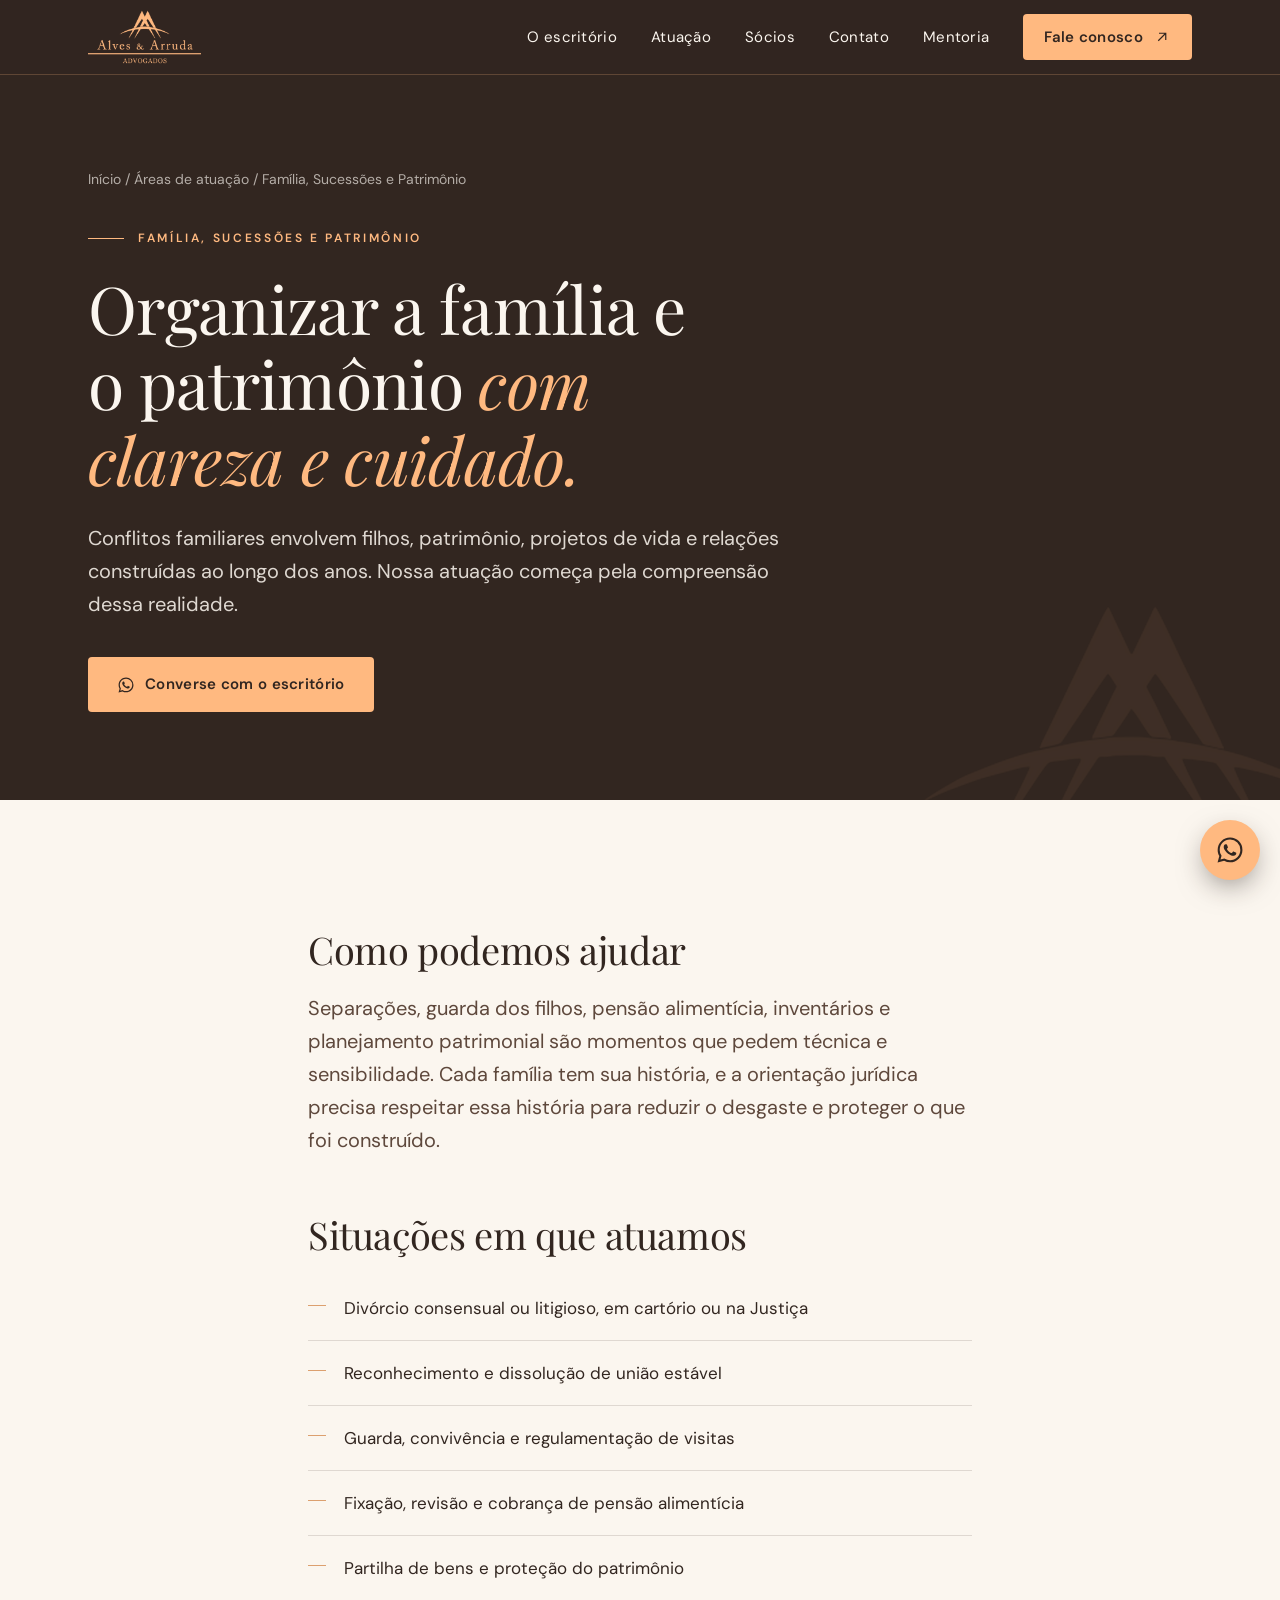
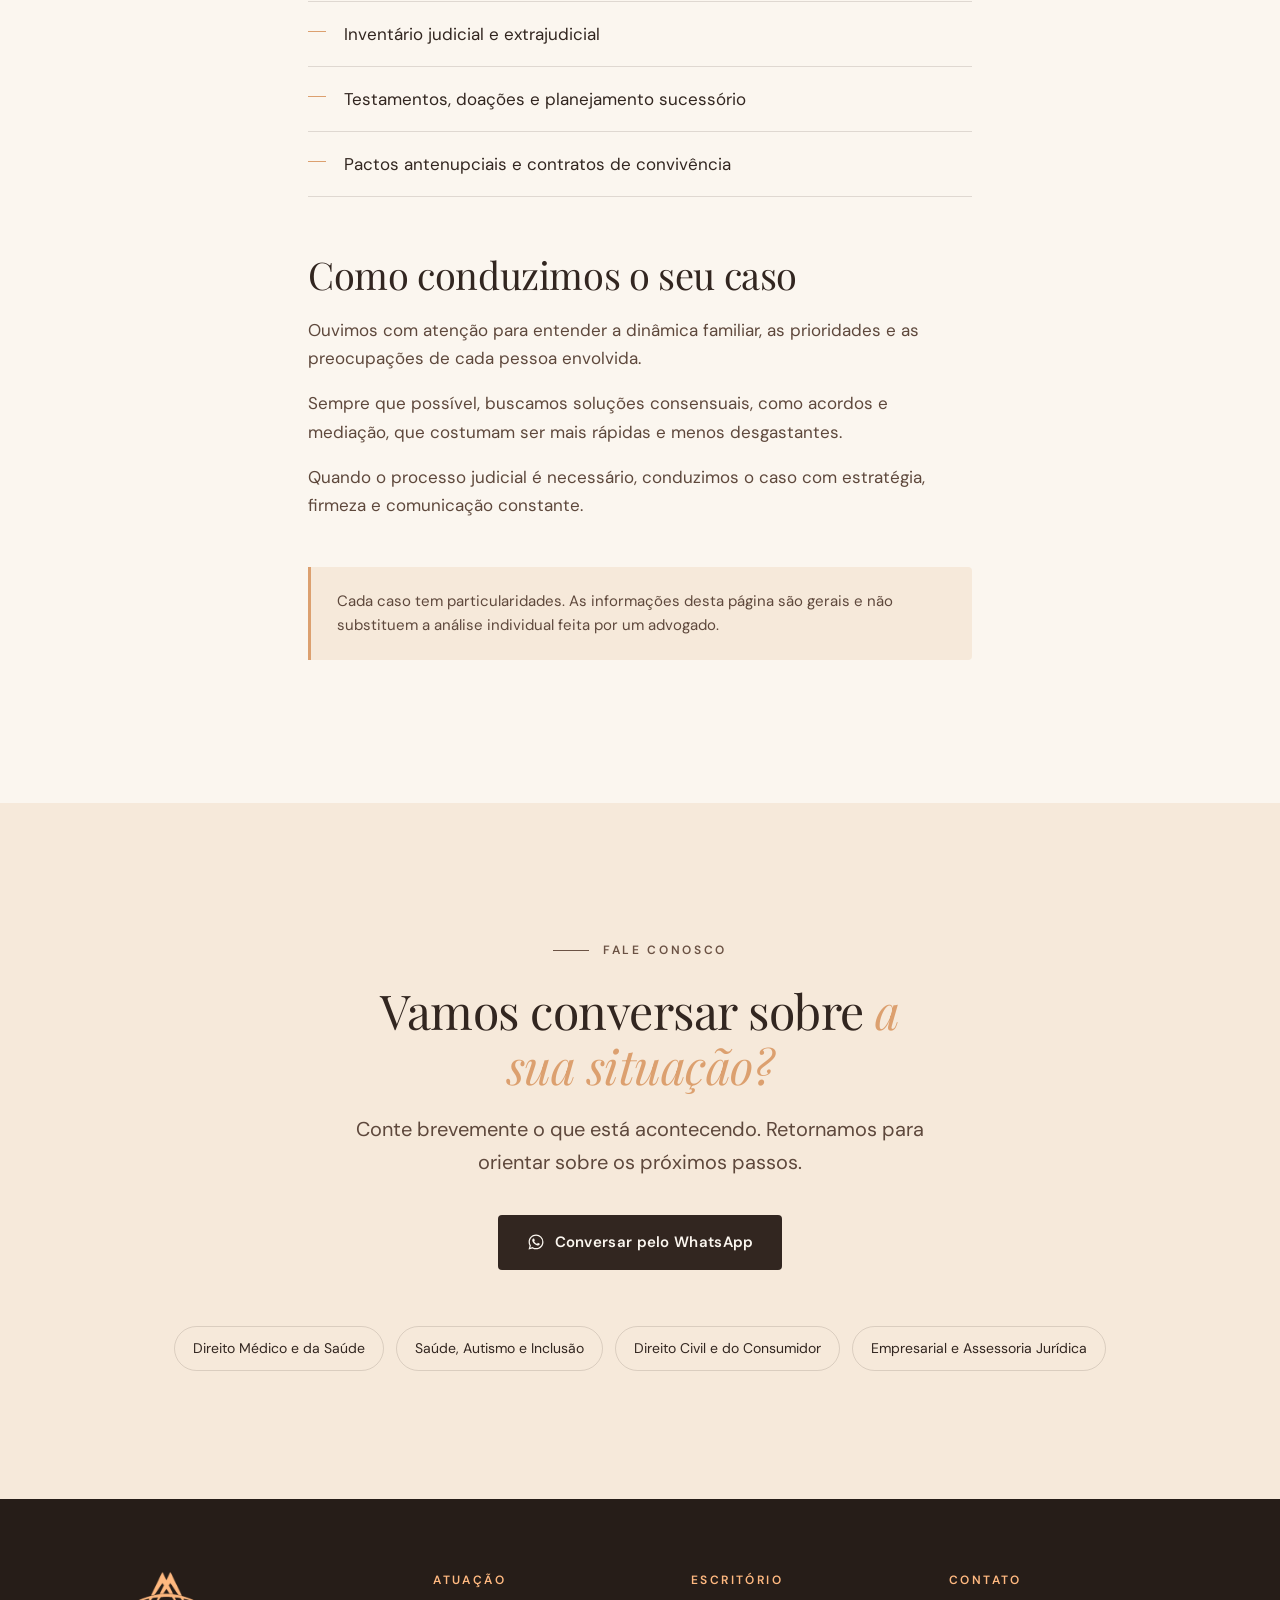
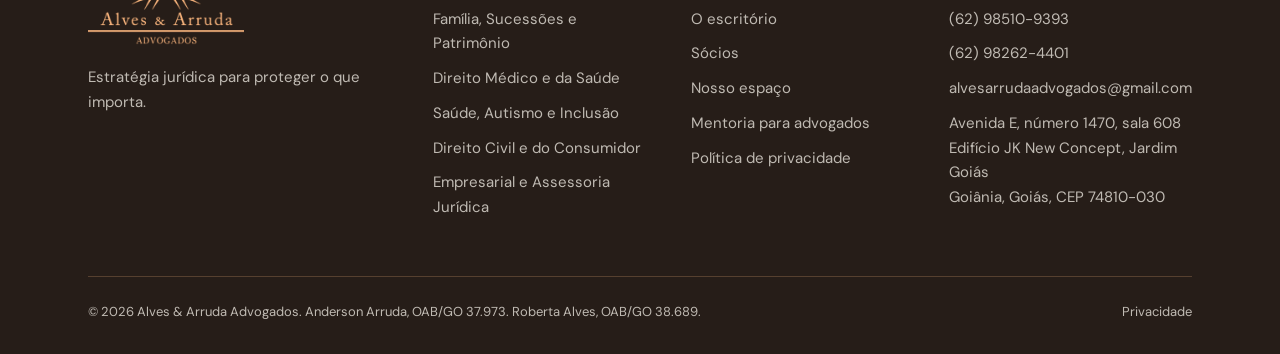
<file: familia/index.html>
<!doctype html>
<html lang="pt-BR" class="sem-js">
<head>
<meta charset="utf-8">
<meta name="viewport" content="width=device-width, initial-scale=1">
<title>Família, Sucessões e Patrimônio em Goiânia | Alves &amp; Arruda Advogados</title>
<meta name="description" content="Conflitos familiares envolvem filhos, patrimônio, projetos de vida e relações construídas ao longo dos anos. Nossa atuação começa pela compreensão dessa realidade.">
<link rel="canonical" href="https://www.alvesarruda.com.br/familia/">
<meta name="theme-color" content="#322620">
<meta name="google-site-verification" content="dWBzxlwmuNc7BcXcEHp_i7Mlz_Ma6tdE48Gez5xDyZk">
<meta property="og:type" content="website">
<meta property="og:locale" content="pt_BR">
<meta property="og:site_name" content="Alves & Arruda Advogados">
<meta property="og:title" content="Família, Sucessões e Patrimônio em Goiânia | Alves &amp; Arruda Advogados">
<meta property="og:description" content="Conflitos familiares envolvem filhos, patrimônio, projetos de vida e relações construídas ao longo dos anos. Nossa atuação começa pela compreensão dessa realidade.">
<meta property="og:url" content="https://www.alvesarruda.com.br/familia/">
<meta property="og:image" content="https://www.alvesarruda.com.br/assets/img/compartilhar.jpg">
<meta name="twitter:card" content="summary_large_image">
<link rel="icon" type="image/png" sizes="32x32" href="../favicon-32.png">
<link rel="apple-touch-icon" href="../apple-touch-icon.png">
<link rel="preconnect" href="https://fonts.googleapis.com">
<link rel="preconnect" href="https://fonts.gstatic.com" crossorigin>
<link rel="stylesheet" href="https://fonts.googleapis.com/css2?family=DM+Sans:opsz,wght@9..40,400;9..40,500;9..40,600&family=Playfair+Display:ital,wght@0,400;0,500;1,400;1,500&display=swap">
<link rel="stylesheet" href="../assets/css/site.css?v=20261125">
</head>
<body>
<a class="pular" href="#conteudo">Ir para o conteúdo</a>
<header class="cabecalho solido">
  <div class="conteiner">
    <a class="marca" href="../" aria-label="Alves & Arruda Advogados, página inicial"><img src="../assets/logo/logo-dourada.png" alt="Alves & Arruda Advogados" width="744" height="354"></a>
    <button class="alternar-menu" type="button" aria-label="Abrir menu" aria-expanded="false" aria-controls="menu"><span></span><span></span><span></span></button>
    <nav class="menu" id="menu" aria-label="Menu principal">
      <a href="../#sobre">O escritório</a>
      <a href="../#atuacao">Atuação</a>
      <a href="../#socios">Sócios</a>
      <a href="../#contato">Contato</a>
      <a href="../mentoria/">Mentoria</a>
      <a class="botao botao-principal" href="https://wa.me/5562985109393?text=Ol%C3%A1%21%20Gostaria%20de%20falar%20com%20o%20escrit%C3%B3rio%20Alves%20%26%20Arruda%20Advogados." target="_blank" rel="noopener">Fale conosco <svg viewBox="0 0 24 24" fill="none" stroke="currentColor" stroke-width="1.6" aria-hidden="true"><path d="M7 17 17 7M8 7h9v9"/></svg></a>
    </nav>
  </div>
</header>
<main id="conteudo">
<section class="abertura-interna">
  <div class="conteiner">
    <p class="trilha"><a href="../">Início</a> / <a href="../#atuacao">Áreas de atuação</a> / Família, Sucessões e Patrimônio</p>
    <p class="rotulo">Família, Sucessões e Patrimônio</p>
    <h1>Organizar a família e o patrimônio <em>com clareza e cuidado.</em></h1>
    <p class="lead">Conflitos familiares envolvem filhos, patrimônio, projetos de vida e relações construídas ao longo dos anos. Nossa atuação começa pela compreensão dessa realidade.</p>
    <div class="abertura-botoes" style="margin-top:36px">
      <a class="botao botao-principal" href="https://wa.me/5562985109393?text=Ol%C3%A1%21%20Gostaria%20de%20orienta%C3%A7%C3%A3o%20sobre%20Direito%20de%20Fam%C3%ADlia." target="_blank" rel="noopener"><svg viewBox="0 0 24 24" fill="currentColor" aria-hidden="true"><path d="M12.04 2C6.58 2 2.13 6.45 2.13 11.91c0 1.75.46 3.45 1.32 4.95L2.05 22l5.25-1.38a9.9 9.9 0 0 0 4.74 1.21h.01c5.46 0 9.91-4.45 9.91-9.91A9.85 9.85 0 0 0 12.04 2Zm0 18.15h-.01a8.23 8.23 0 0 1-4.2-1.15l-.3-.18-3.12.82.83-3.04-.2-.31a8.2 8.2 0 0 1-1.26-4.38c0-4.54 3.7-8.23 8.25-8.23a8.2 8.2 0 0 1 8.23 8.24c0 4.54-3.7 8.23-8.22 8.23Zm4.52-6.16c-.25-.12-1.47-.72-1.69-.81-.23-.08-.39-.12-.56.13-.16.25-.64.81-.79.97-.14.17-.29.19-.54.06-.25-.12-1.05-.39-1.99-1.23-.74-.66-1.23-1.47-1.38-1.72-.14-.25-.02-.38.11-.51.11-.11.25-.29.37-.43.12-.15.16-.25.25-.42.08-.17.04-.31-.02-.43-.06-.13-.56-1.35-.77-1.84-.2-.48-.41-.42-.56-.43h-.48a.92.92 0 0 0-.66.31c-.23.25-.87.85-.87 2.07 0 1.22.89 2.4 1.01 2.56.12.17 1.75 2.67 4.24 3.74.59.26 1.05.41 1.41.52.59.19 1.13.16 1.56.1.48-.07 1.47-.6 1.67-1.18.21-.58.21-1.07.14-1.18-.06-.1-.22-.16-.47-.29Z"/></svg> Converse com o escritório</a>
    </div>
  </div>
</section>

<section class="secao">
  <div class="conteiner texto-corrido">
    <h2>Como podemos ajudar</h2>
    <p class="lead">Separações, guarda dos filhos, pensão alimentícia, inventários e planejamento patrimonial são momentos que pedem técnica e sensibilidade. Cada família tem sua história, e a orientação jurídica precisa respeitar essa história para reduzir o desgaste e proteger o que foi construído.</p>
    <h2>Situações em que atuamos</h2>
    <ul class="lista-situacoes">
<li>Divórcio consensual ou litigioso, em cartório ou na Justiça</li>
<li>Reconhecimento e dissolução de união estável</li>
<li>Guarda, convivência e regulamentação de visitas</li>
<li>Fixação, revisão e cobrança de pensão alimentícia</li>
<li>Partilha de bens e proteção do patrimônio</li>
<li>Inventário judicial e extrajudicial</li>
<li>Testamentos, doações e planejamento sucessório</li>
<li>Pactos antenupciais e contratos de convivência</li>
    </ul>
    <h2>Como conduzimos o seu caso</h2>
<p>Ouvimos com atenção para entender a dinâmica familiar, as prioridades e as preocupações de cada pessoa envolvida.</p>
<p>Sempre que possível, buscamos soluções consensuais, como acordos e mediação, que costumam ser mais rápidas e menos desgastantes.</p>
<p>Quando o processo judicial é necessário, conduzimos o caso com estratégia, firmeza e comunicação constante.</p>
    <p class="aviso">Cada caso tem particularidades. As informações desta página são gerais e não substituem a análise individual feita por um advogado.</p>
  </div>
</section>

<section class="secao areia chamada">
  <div class="conteiner">
    <p class="rotulo">Fale conosco</p>
    <h2>Vamos conversar sobre <em>a sua situação?</em></h2>
    <p class="lead">Conte brevemente o que está acontecendo. Retornamos para orientar sobre os próximos passos.</p>
    <a class="botao botao-escuro" href="https://wa.me/5562985109393?text=Ol%C3%A1%21%20Gostaria%20de%20orienta%C3%A7%C3%A3o%20sobre%20Direito%20de%20Fam%C3%ADlia." target="_blank" rel="noopener"><svg viewBox="0 0 24 24" fill="currentColor" aria-hidden="true"><path d="M12.04 2C6.58 2 2.13 6.45 2.13 11.91c0 1.75.46 3.45 1.32 4.95L2.05 22l5.25-1.38a9.9 9.9 0 0 0 4.74 1.21h.01c5.46 0 9.91-4.45 9.91-9.91A9.85 9.85 0 0 0 12.04 2Zm0 18.15h-.01a8.23 8.23 0 0 1-4.2-1.15l-.3-.18-3.12.82.83-3.04-.2-.31a8.2 8.2 0 0 1-1.26-4.38c0-4.54 3.7-8.23 8.25-8.23a8.2 8.2 0 0 1 8.23 8.24c0 4.54-3.7 8.23-8.22 8.23Zm4.52-6.16c-.25-.12-1.47-.72-1.69-.81-.23-.08-.39-.12-.56.13-.16.25-.64.81-.79.97-.14.17-.29.19-.54.06-.25-.12-1.05-.39-1.99-1.23-.74-.66-1.23-1.47-1.38-1.72-.14-.25-.02-.38.11-.51.11-.11.25-.29.37-.43.12-.15.16-.25.25-.42.08-.17.04-.31-.02-.43-.06-.13-.56-1.35-.77-1.84-.2-.48-.41-.42-.56-.43h-.48a.92.92 0 0 0-.66.31c-.23.25-.87.85-.87 2.07 0 1.22.89 2.4 1.01 2.56.12.17 1.75 2.67 4.24 3.74.59.26 1.05.41 1.41.52.59.19 1.13.16 1.56.1.48-.07 1.47-.6 1.67-1.18.21-.58.21-1.07.14-1.18-.06-.1-.22-.16-.47-.29Z"/></svg> Conversar pelo WhatsApp</a>
    <div class="outras-areas" style="justify-content:center;margin-top:56px"><a href="../direito-medico/">Direito Médico e da Saúde</a>
<a href="../saude-autismo-inclusao/">Saúde, Autismo e Inclusão</a>
<a href="../civil-consumidor/">Direito Civil e do Consumidor</a>
<a href="../empresarial/">Empresarial e Assessoria Jurídica</a></div>
  </div>
</section>
</main>
<footer class="rodape">
  <div class="conteiner">
    <div class="rodape-grade">
      <div>
        <img src="../assets/logo/logo-dourada.png" alt="Alves & Arruda Advogados" width="744" height="354" loading="lazy">
        <p>Estratégia jurídica para proteger o que importa.</p>
      </div>
      <div><h4>Atuação</h4><ul><li><a href="../familia/">Família, Sucessões e Patrimônio</a></li>
<li><a href="../direito-medico/">Direito Médico e da Saúde</a></li>
<li><a href="../saude-autismo-inclusao/">Saúde, Autismo e Inclusão</a></li>
<li><a href="../civil-consumidor/">Direito Civil e do Consumidor</a></li>
<li><a href="../empresarial/">Empresarial e Assessoria Jurídica</a></li></ul></div>
      <div><h4>Escritório</h4><ul>
        <li><a href="../#sobre">O escritório</a></li>
        <li><a href="../#socios">Sócios</a></li>
        <li><a href="../#espaco">Nosso espaço</a></li>
        <li><a href="../mentoria/">Mentoria para advogados</a></li>
        <li><a href="../privacidade/">Política de privacidade</a></li>
      </ul></div>
      <div><h4>Contato</h4><ul>
        <li><a href="https://wa.me/5562985109393?text=Ol%C3%A1%21%20Gostaria%20de%20falar%20com%20o%20escrit%C3%B3rio%20Alves%20%26%20Arruda%20Advogados." target="_blank" rel="noopener">(62) 98510-9393</a></li>
        <li><a href="https://wa.me/5562982624401?text=Ol%C3%A1%21%20Gostaria%20de%20falar%20com%20o%20escrit%C3%B3rio%20Alves%20%26%20Arruda%20Advogados." target="_blank" rel="noopener">(62) 98262-4401</a></li>
        <li><a href="mailto:alvesarrudaadvogados@gmail.com">alvesarrudaadvogados@gmail.com</a></li>
        <li>Avenida E, número 1470, sala 608<br>Edifício JK New Concept, Jardim Goiás<br>Goiânia, Goiás, CEP 74810-030</li>
      </ul></div>
    </div>
    <div class="rodape-base">
      <span>© <span data-ano>2026</span> Alves & Arruda Advogados. Anderson Arruda, OAB/GO 37.973. Roberta Alves, OAB/GO 38.689.</span>
      <a href="../privacidade/">Privacidade</a>
    </div>
  </div>
</footer>
<a class="whatsapp-flutuante" href="https://wa.me/5562985109393?text=Ol%C3%A1%21%20Gostaria%20de%20falar%20com%20o%20escrit%C3%B3rio%20Alves%20%26%20Arruda%20Advogados." target="_blank" rel="noopener" aria-label="Conversar pelo WhatsApp"><svg viewBox="0 0 24 24" fill="currentColor" aria-hidden="true"><path d="M12.04 2C6.58 2 2.13 6.45 2.13 11.91c0 1.75.46 3.45 1.32 4.95L2.05 22l5.25-1.38a9.9 9.9 0 0 0 4.74 1.21h.01c5.46 0 9.91-4.45 9.91-9.91A9.85 9.85 0 0 0 12.04 2Zm0 18.15h-.01a8.23 8.23 0 0 1-4.2-1.15l-.3-.18-3.12.82.83-3.04-.2-.31a8.2 8.2 0 0 1-1.26-4.38c0-4.54 3.7-8.23 8.25-8.23a8.2 8.2 0 0 1 8.23 8.24c0 4.54-3.7 8.23-8.22 8.23Zm4.52-6.16c-.25-.12-1.47-.72-1.69-.81-.23-.08-.39-.12-.56.13-.16.25-.64.81-.79.97-.14.17-.29.19-.54.06-.25-.12-1.05-.39-1.99-1.23-.74-.66-1.23-1.47-1.38-1.72-.14-.25-.02-.38.11-.51.11-.11.25-.29.37-.43.12-.15.16-.25.25-.42.08-.17.04-.31-.02-.43-.06-.13-.56-1.35-.77-1.84-.2-.48-.41-.42-.56-.43h-.48a.92.92 0 0 0-.66.31c-.23.25-.87.85-.87 2.07 0 1.22.89 2.4 1.01 2.56.12.17 1.75 2.67 4.24 3.74.59.26 1.05.41 1.41.52.59.19 1.13.16 1.56.1.48-.07 1.47-.6 1.67-1.18.21-.58.21-1.07.14-1.18-.06-.1-.22-.16-.47-.29Z"/></svg></a>
<script src="../assets/js/site.js?v=20261125" defer></script>
</body>
</html>
</file>
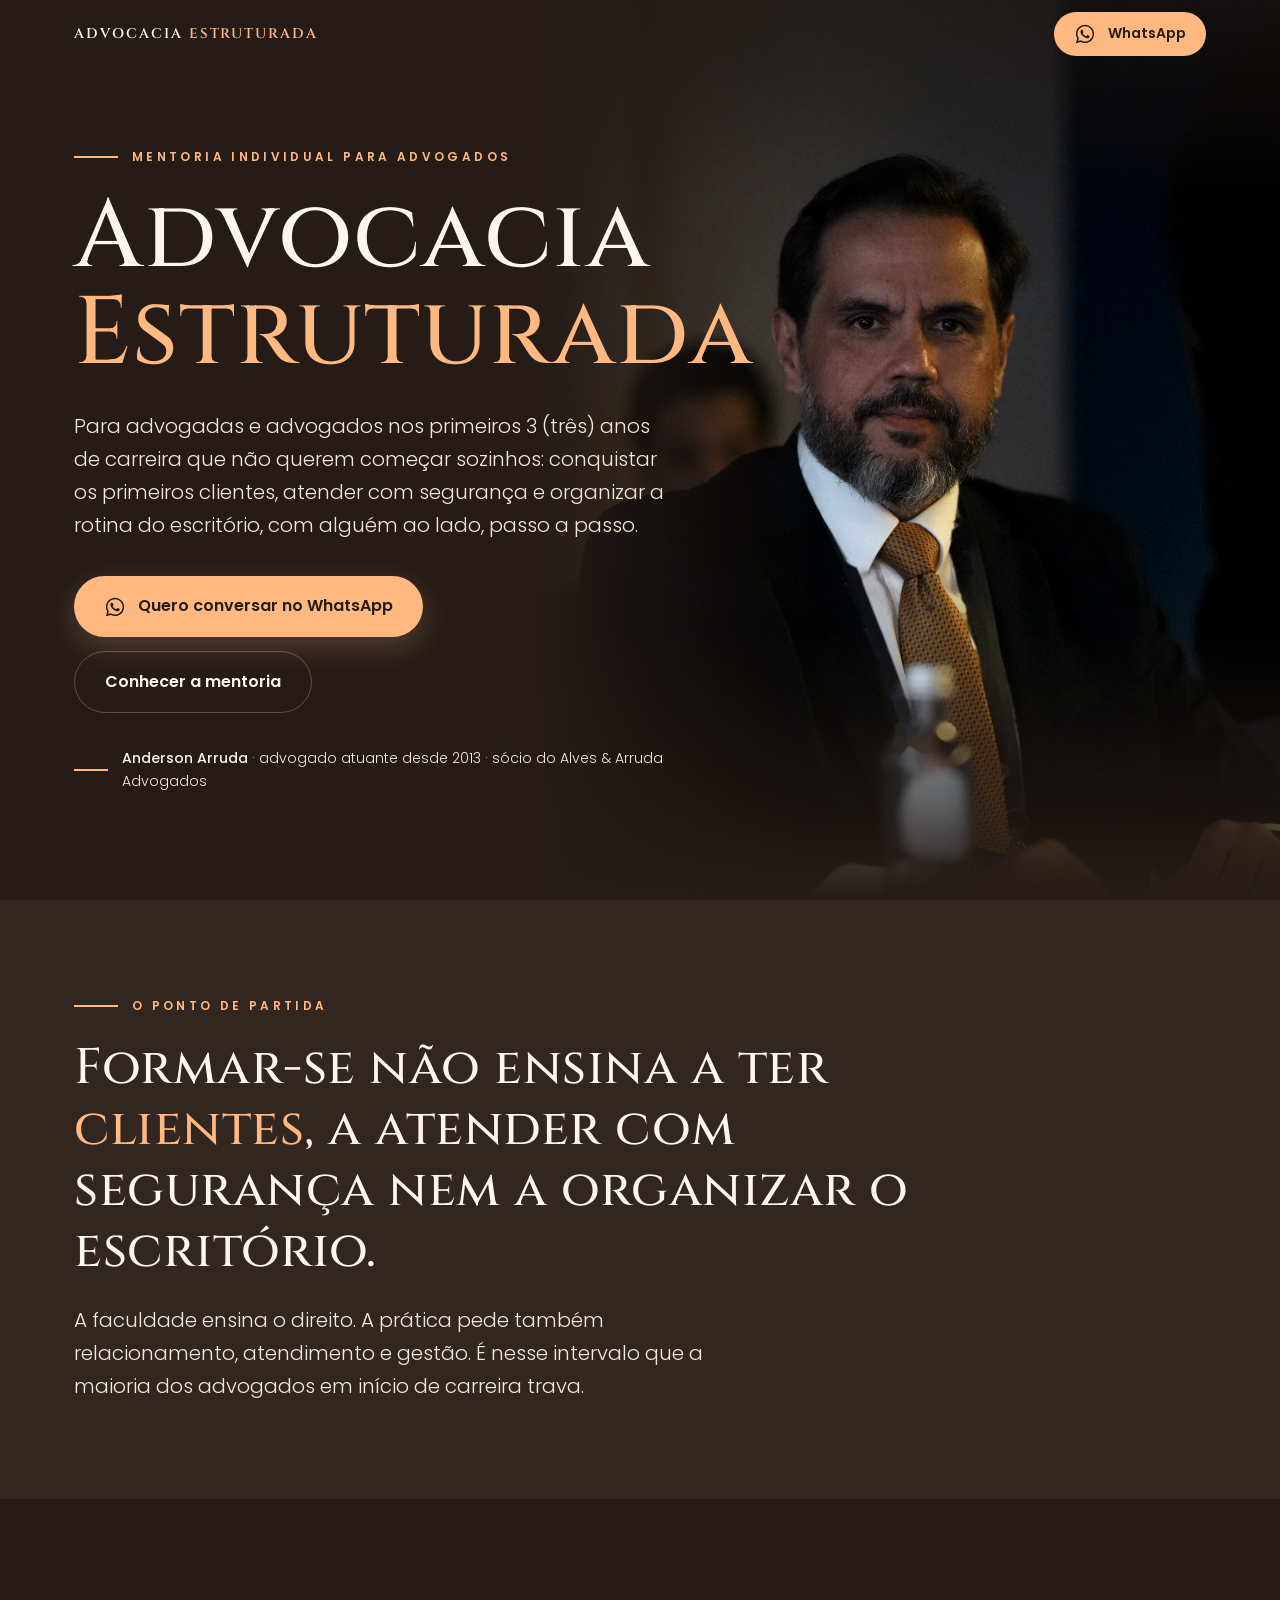
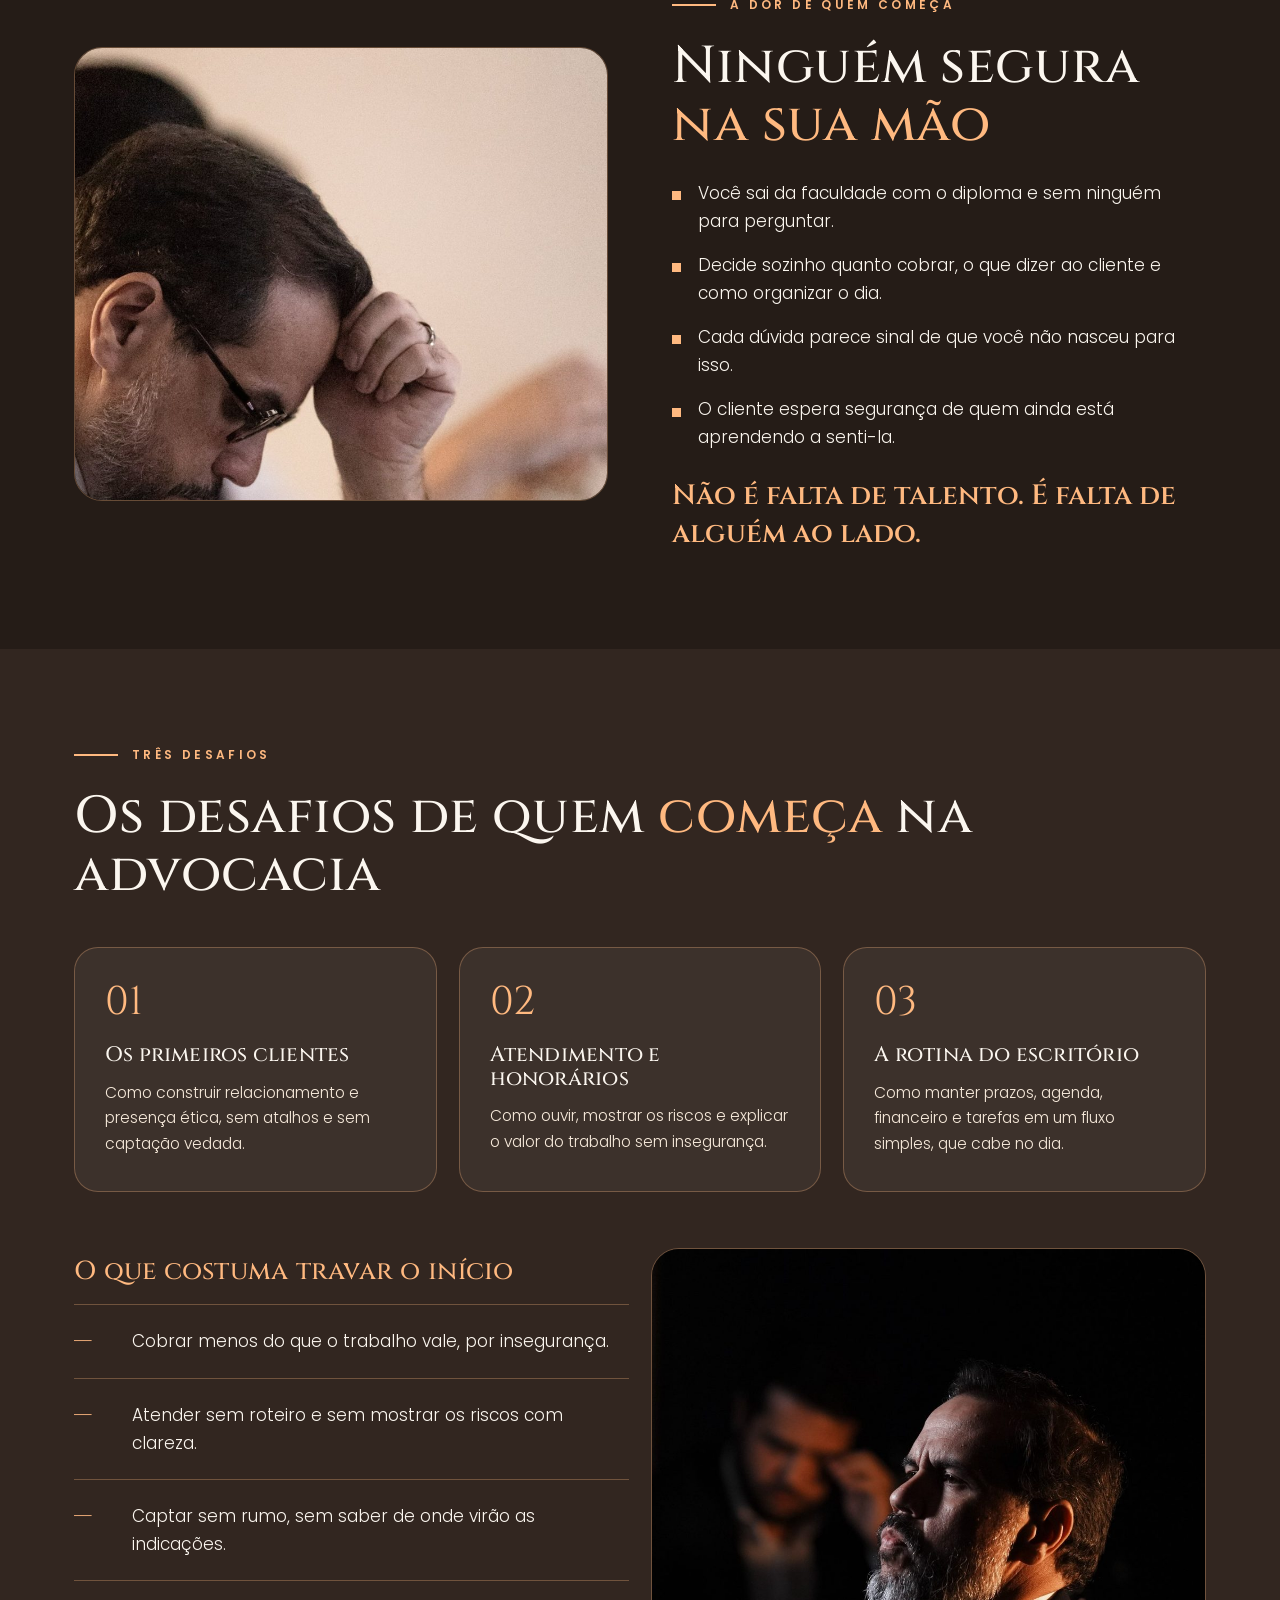
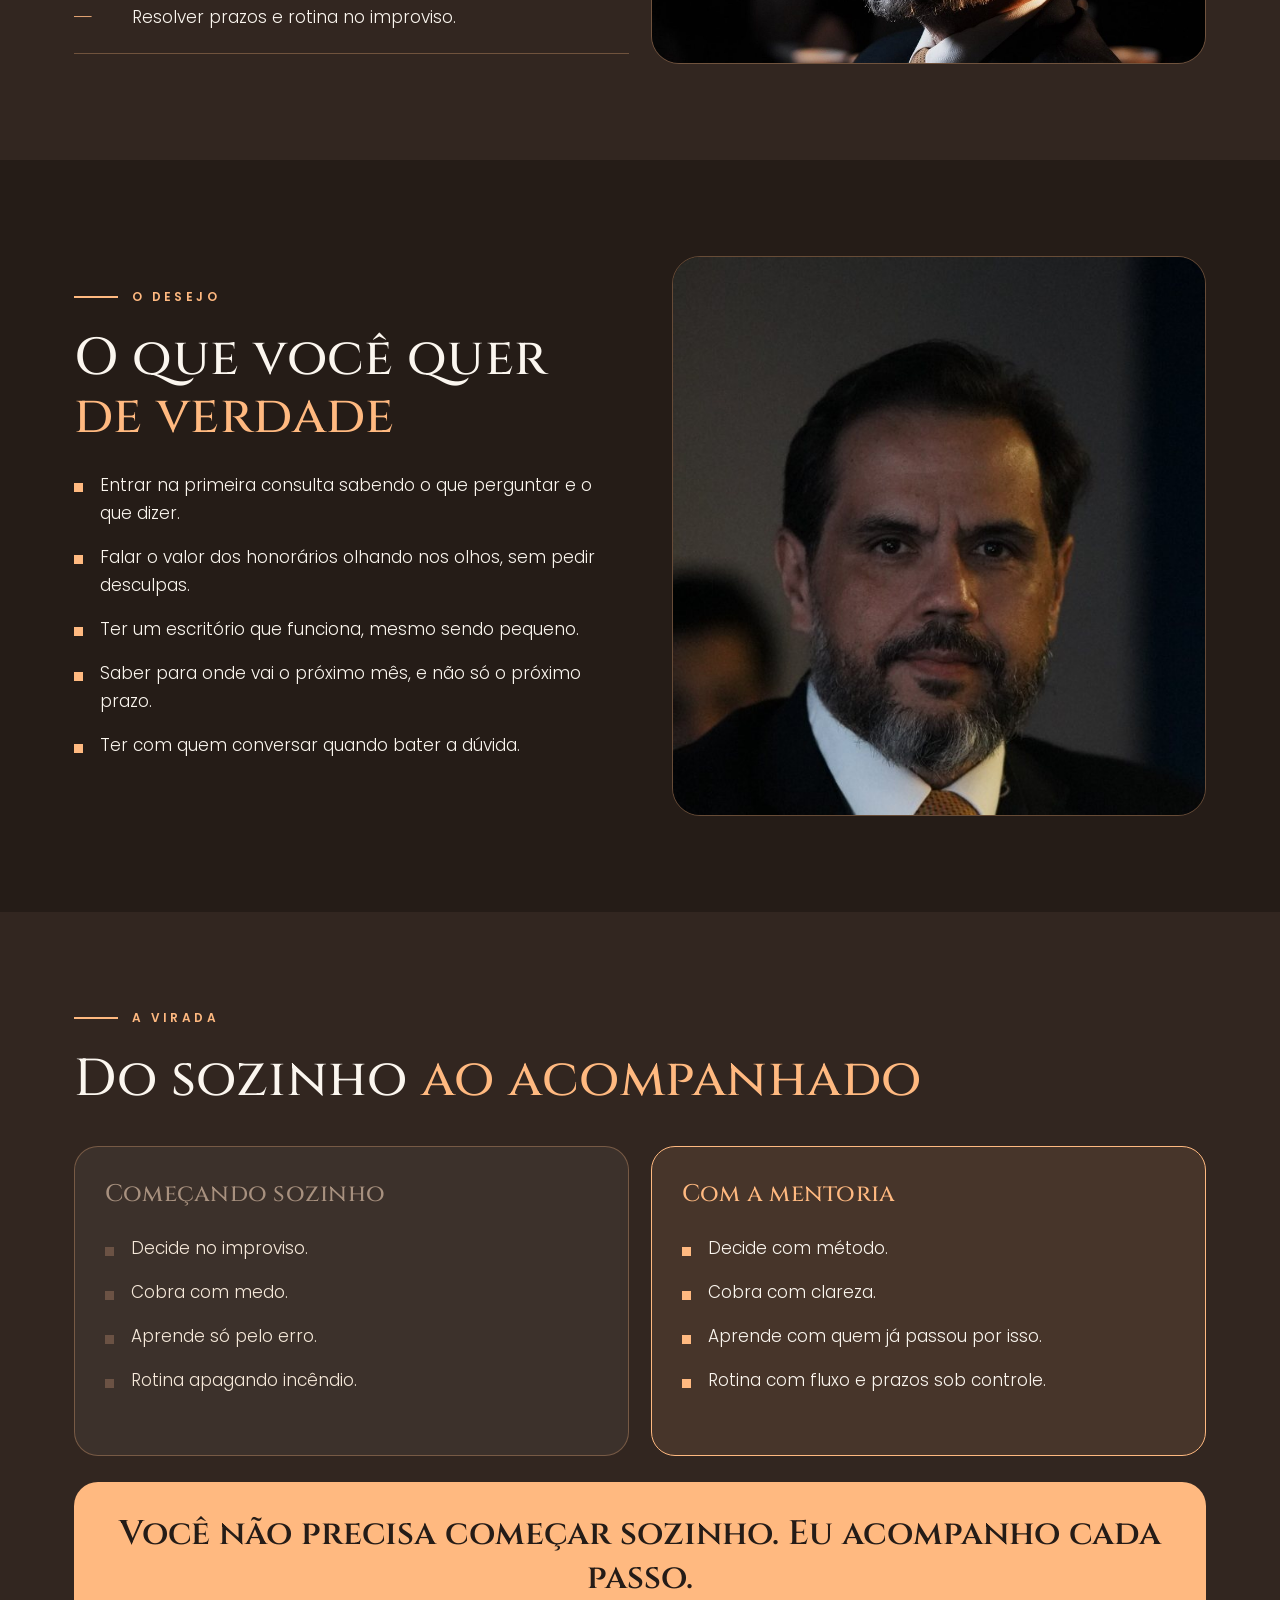
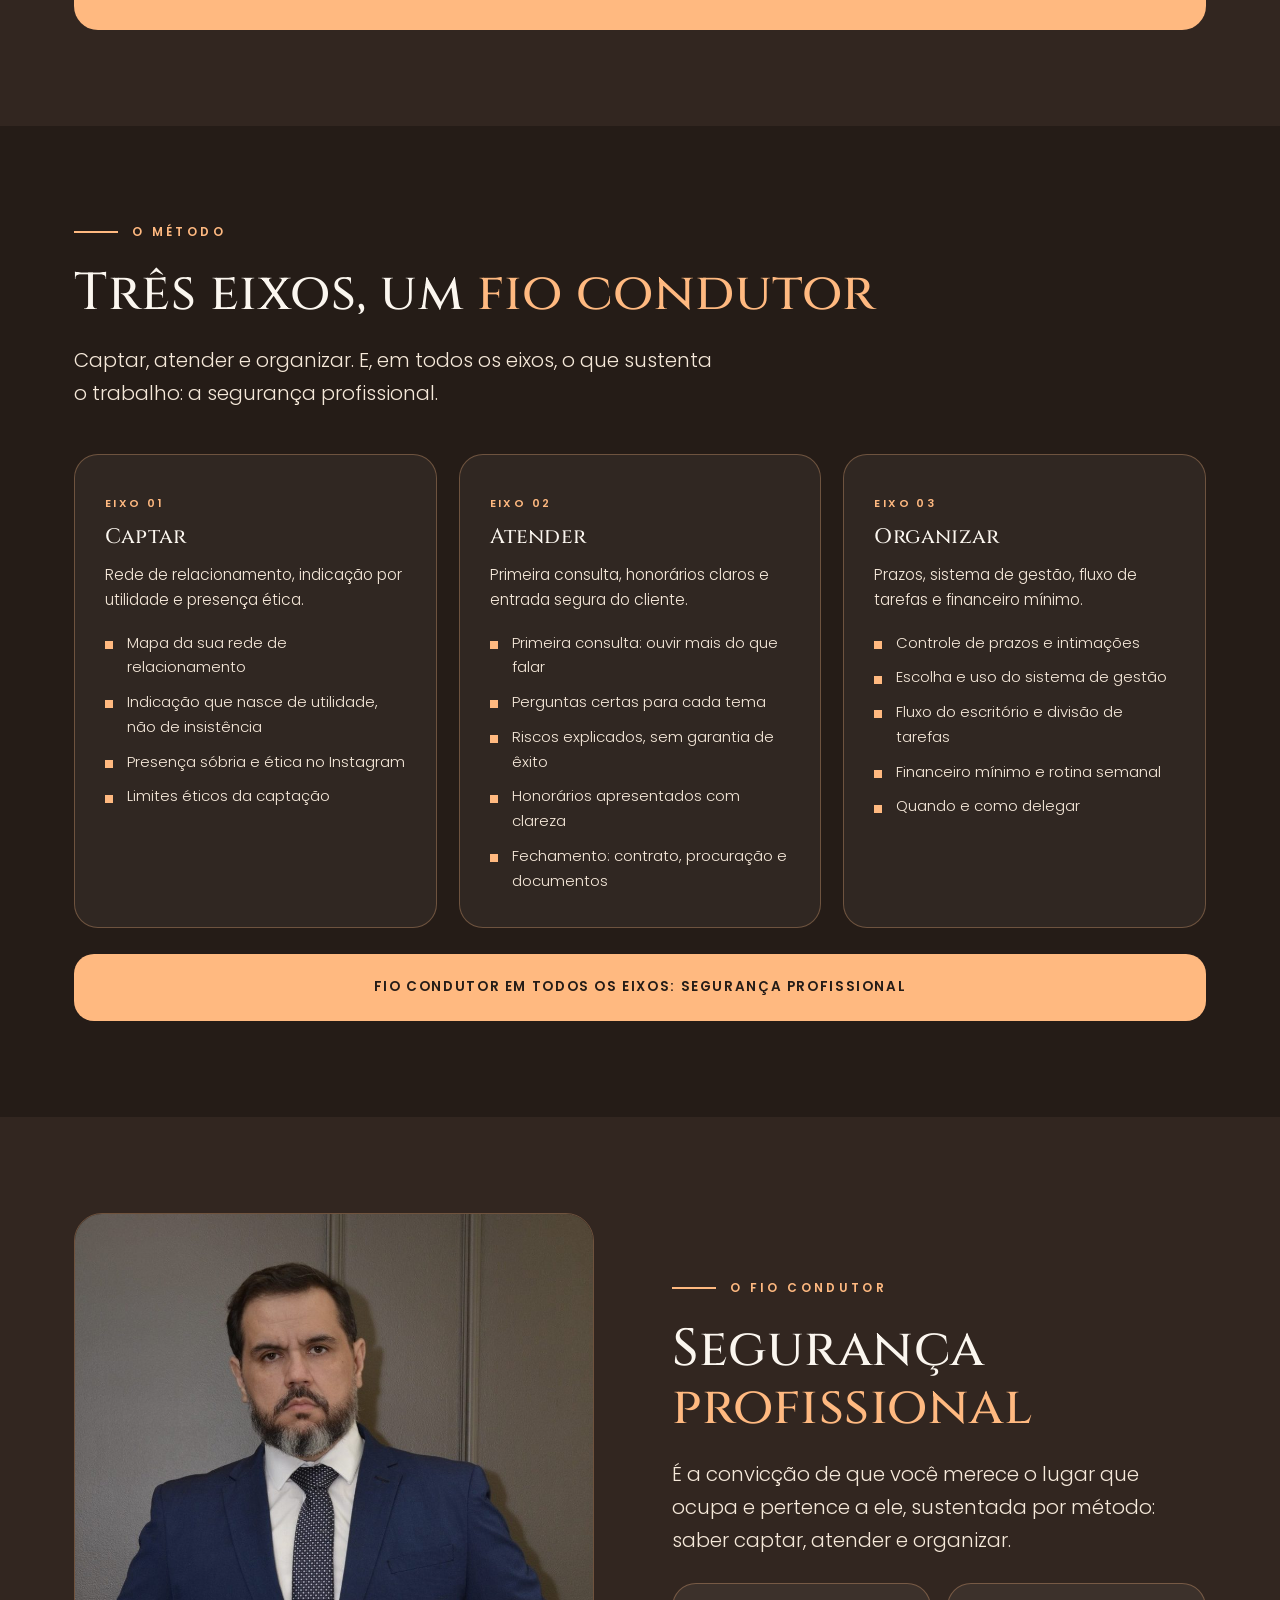
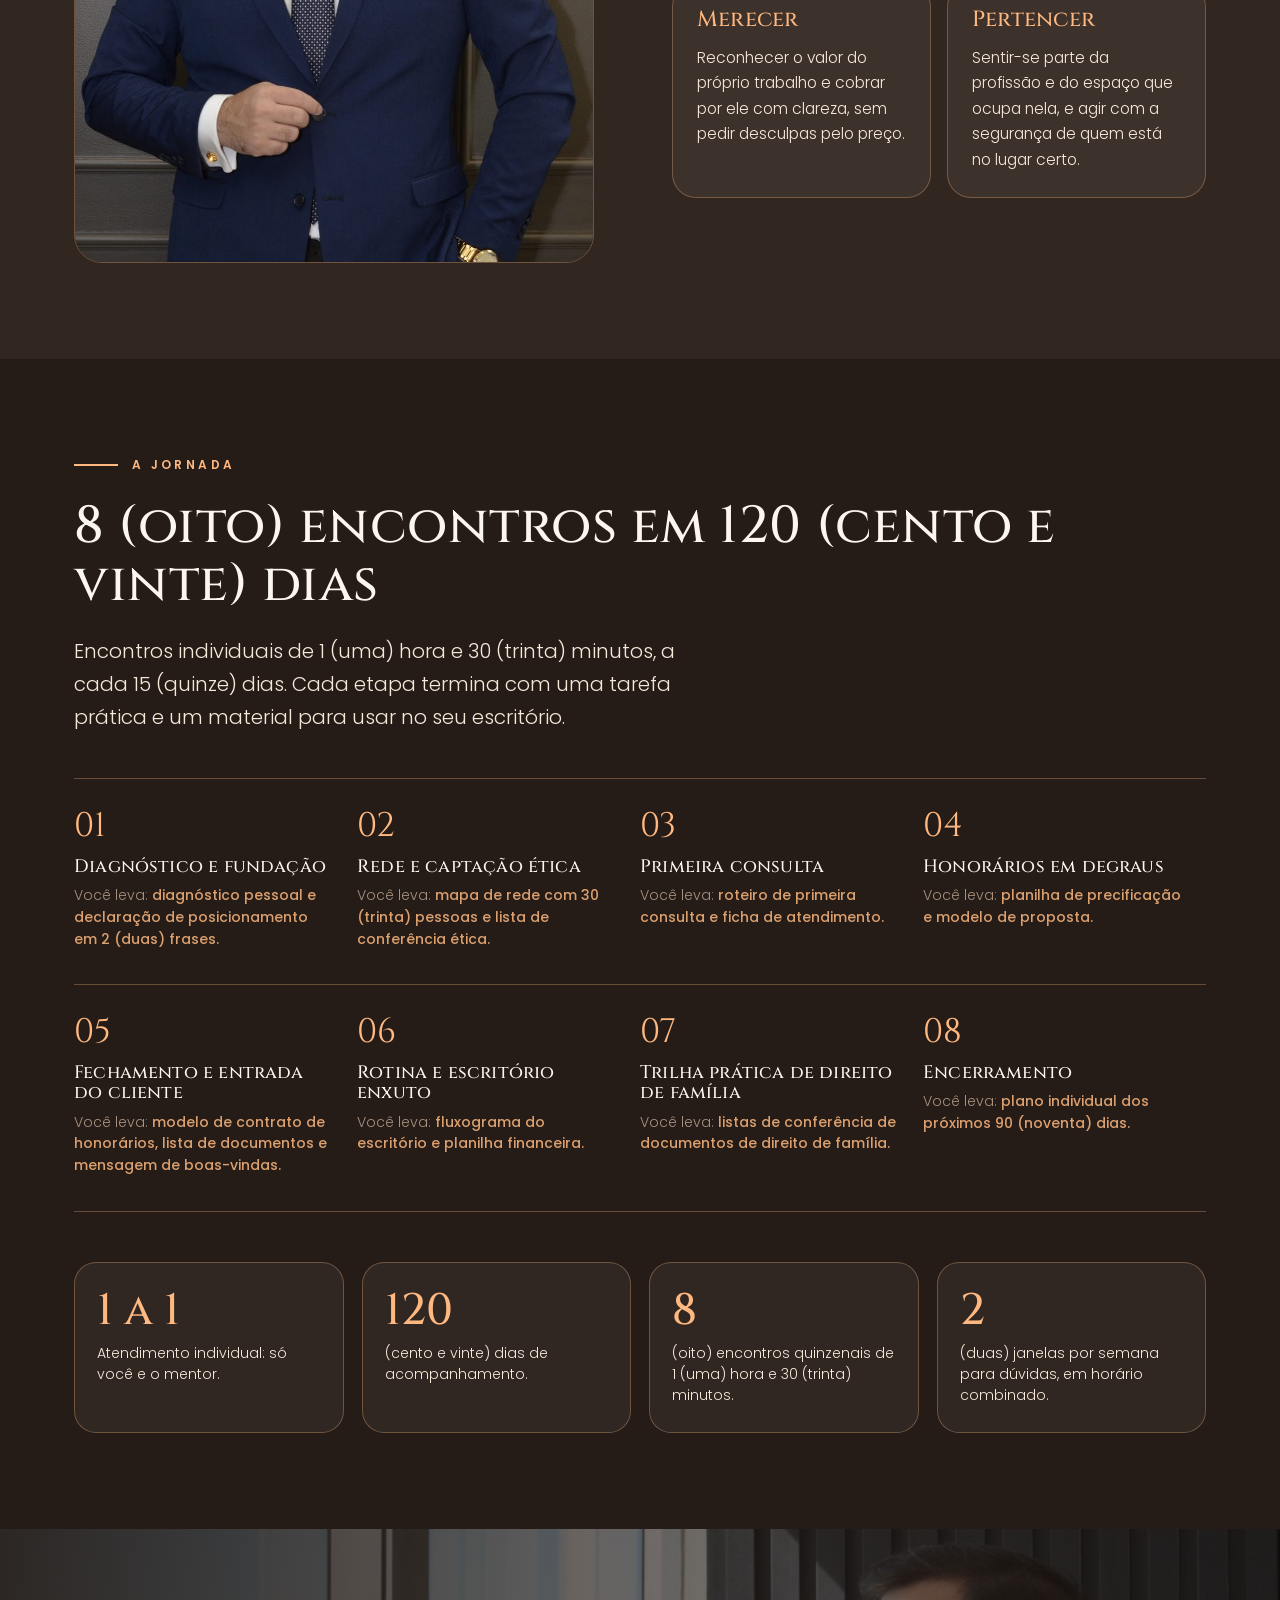
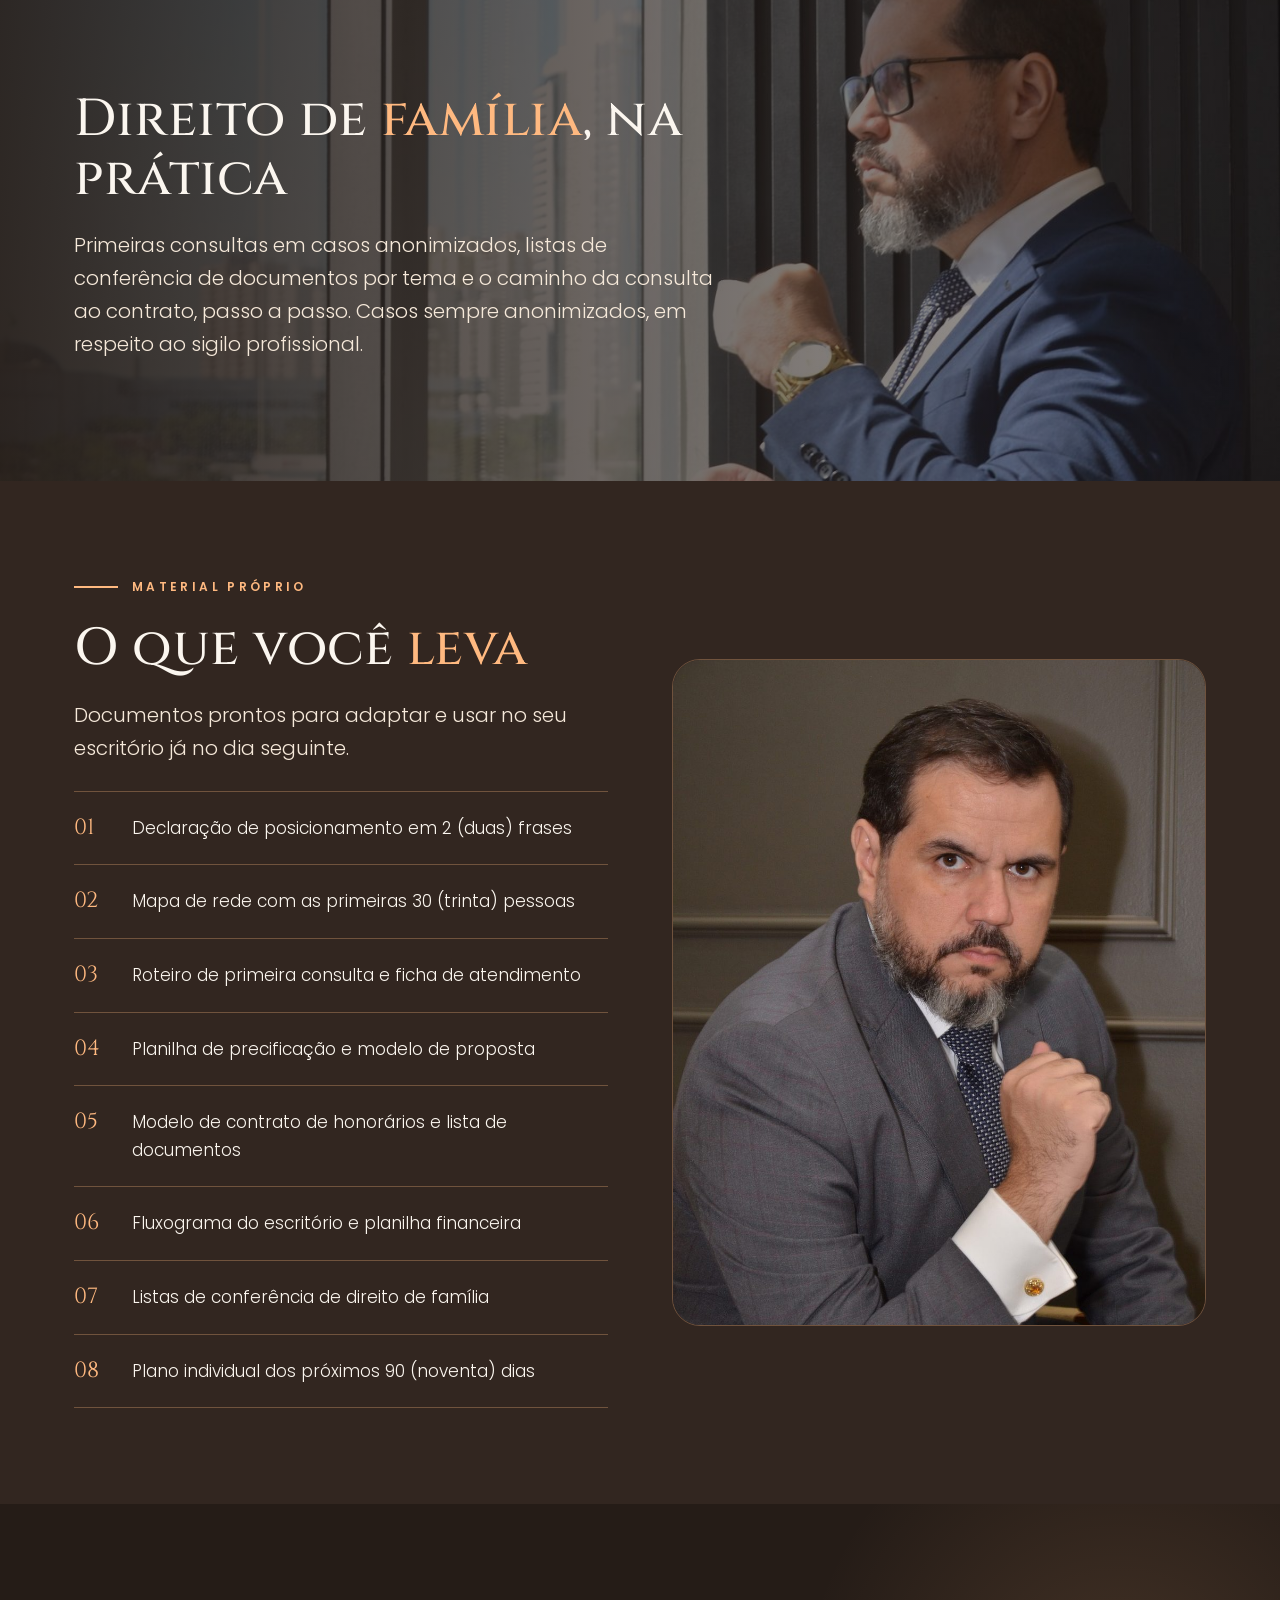
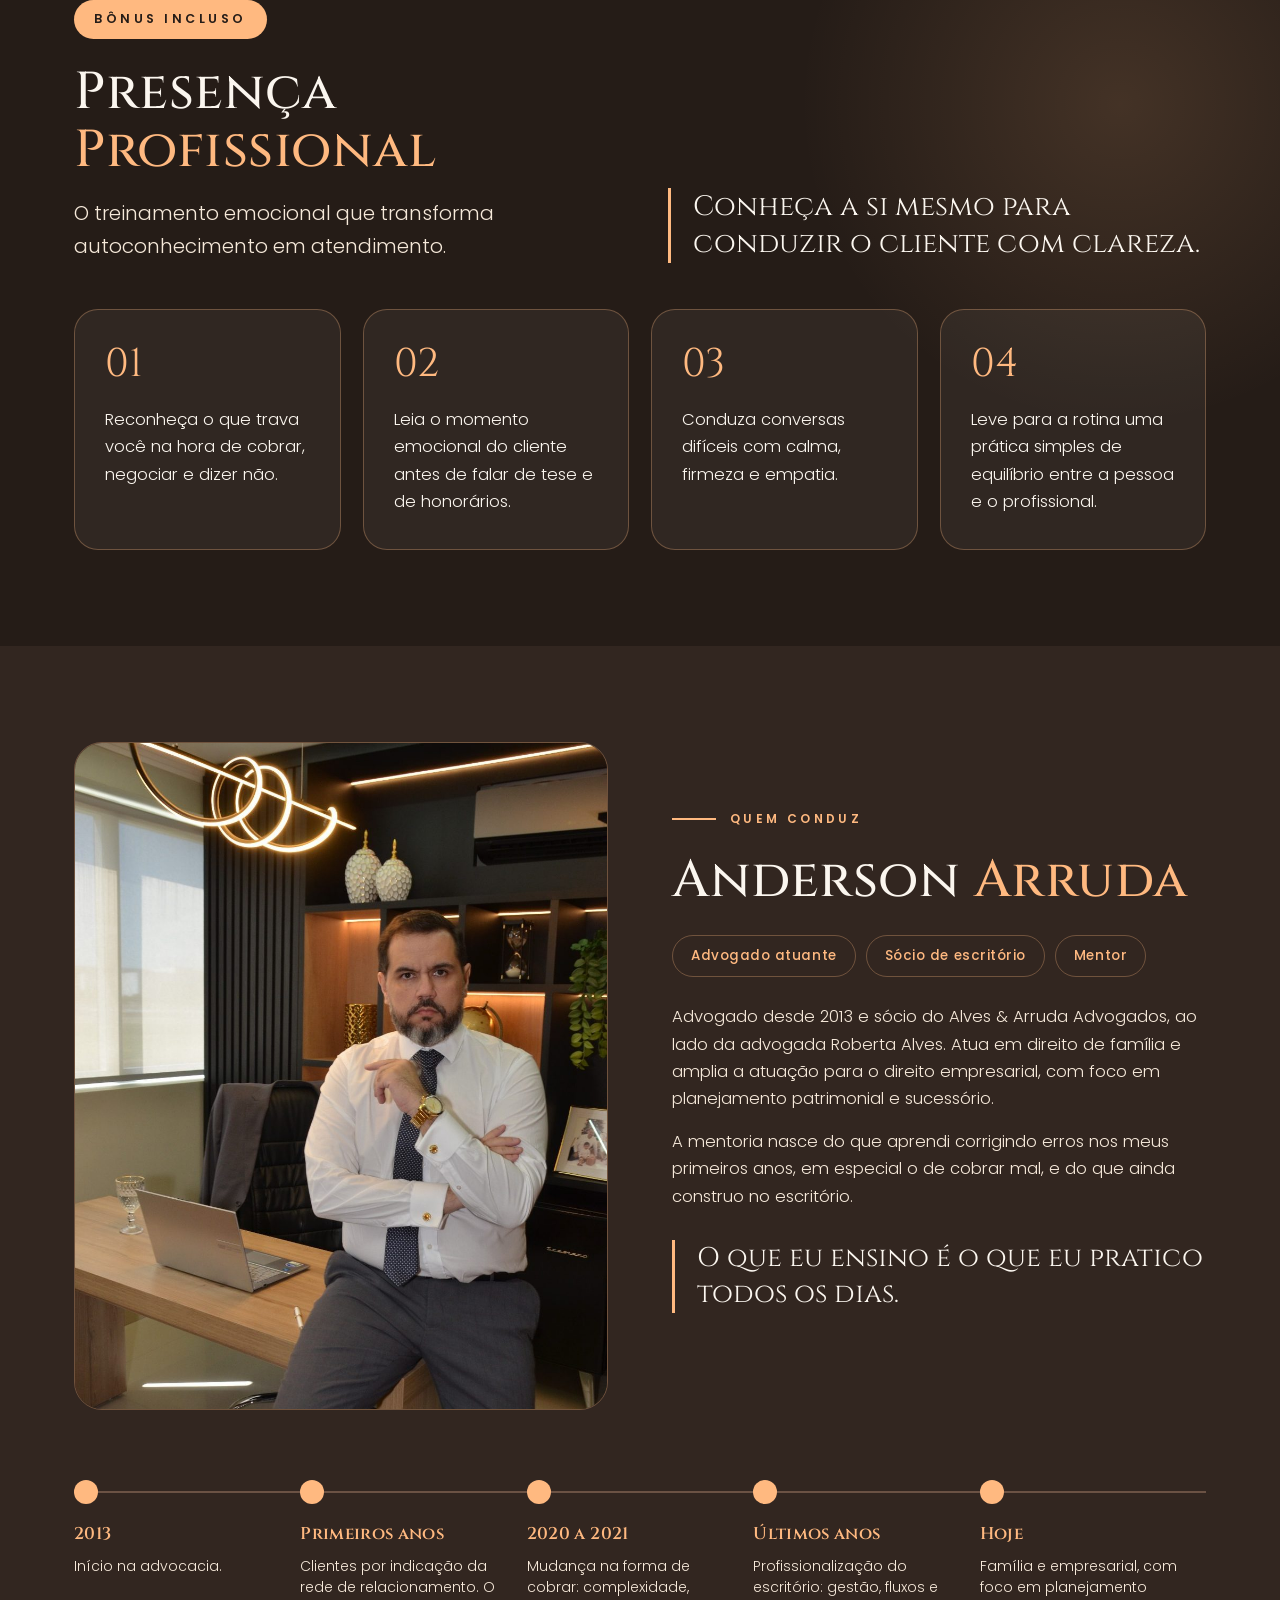
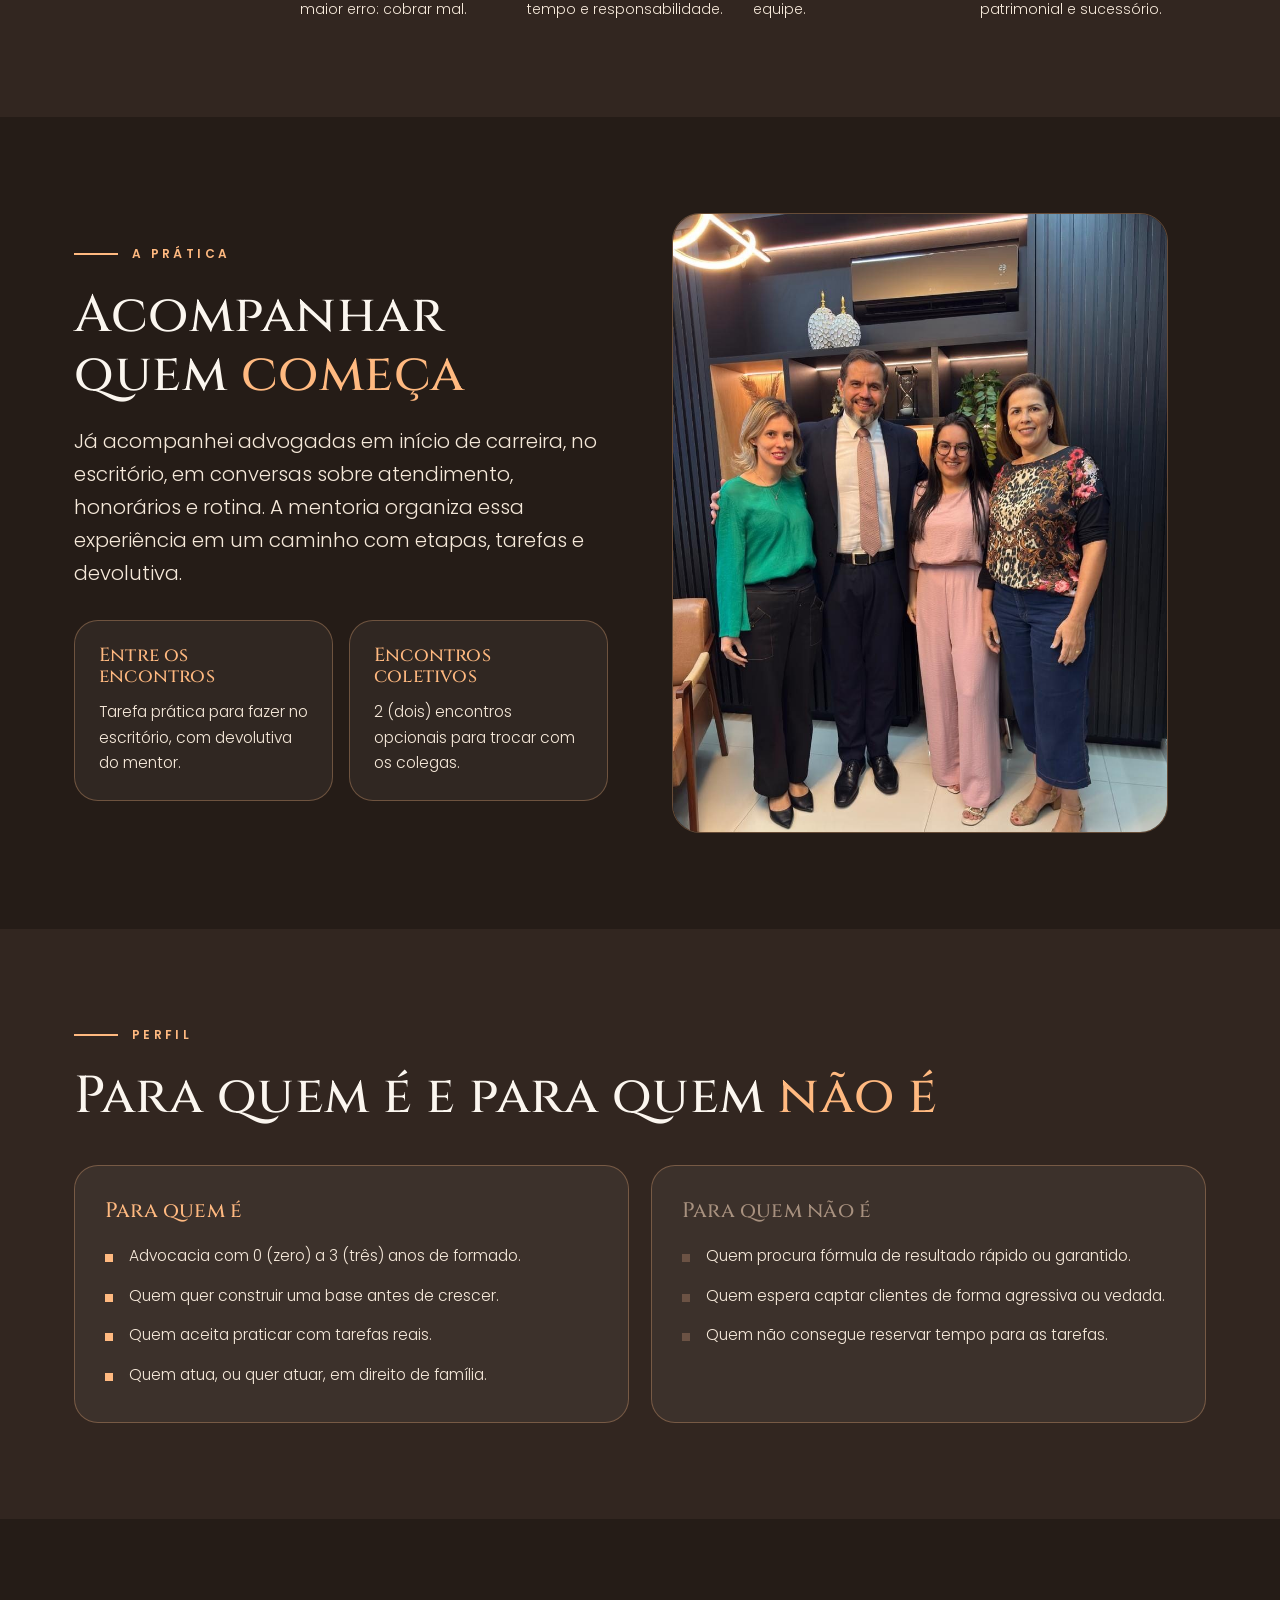
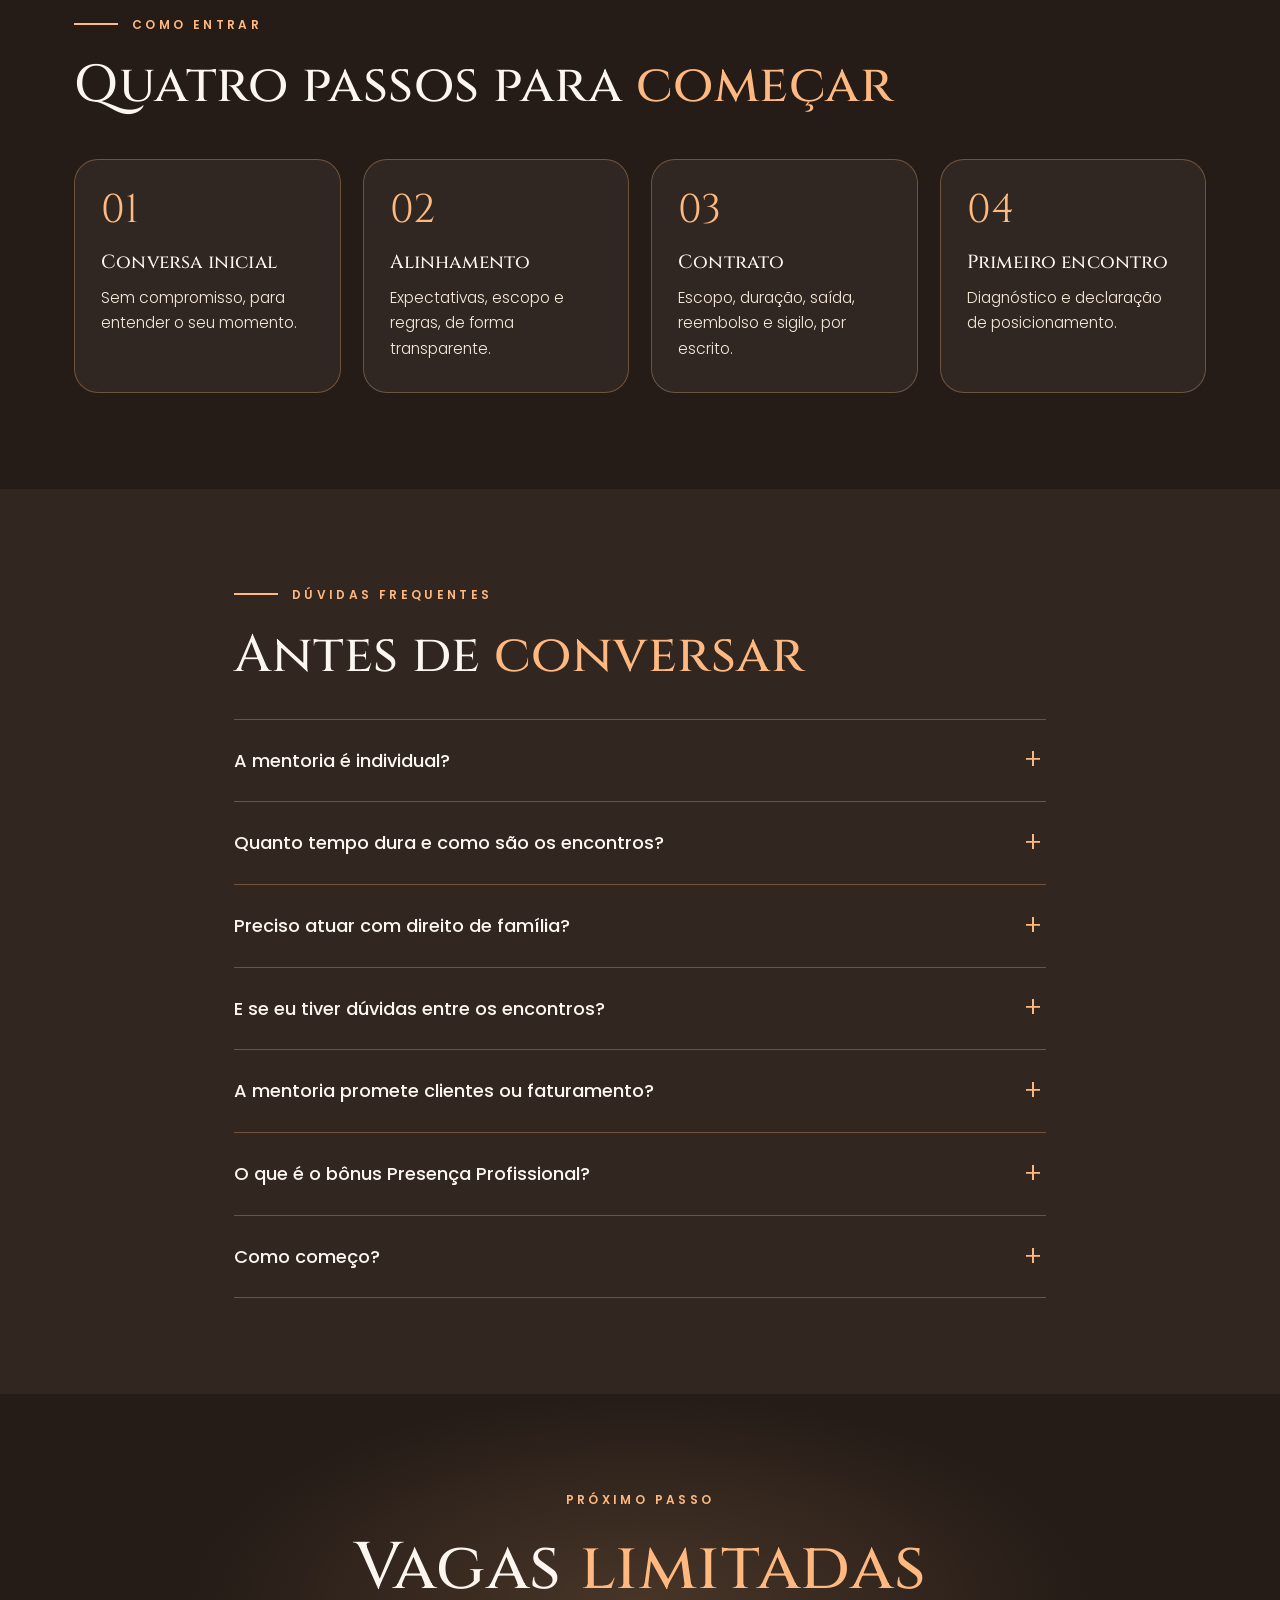
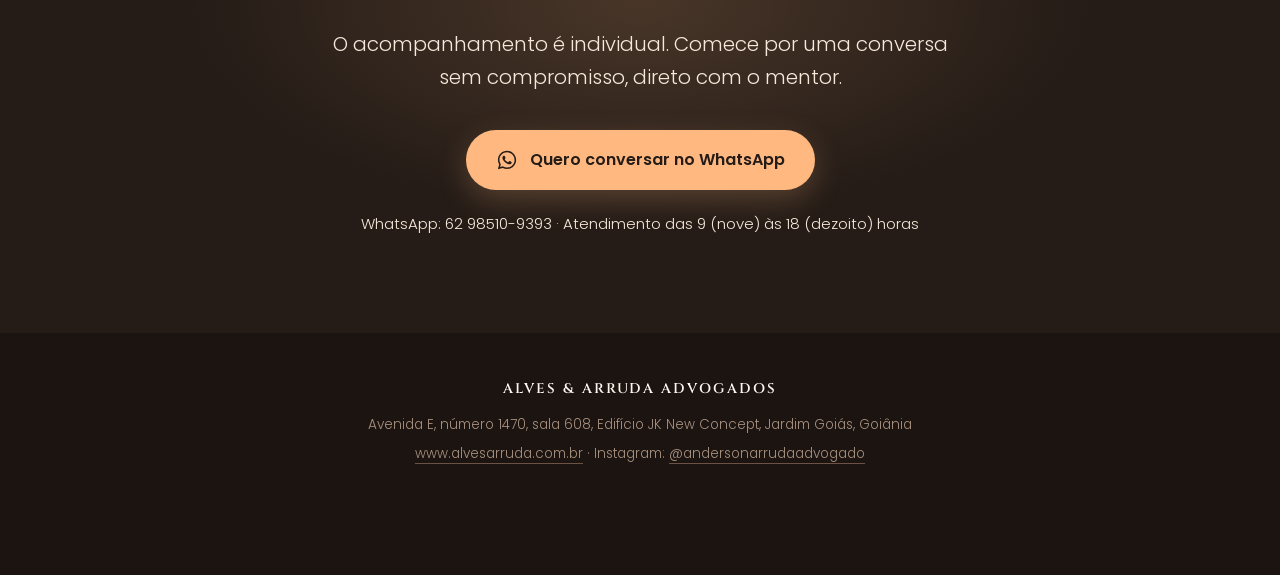
<file: mentoria/index.html>
<!DOCTYPE html>
<html lang="pt-BR">
<head>
<meta charset="utf-8">
<meta name="viewport" content="width=device-width, initial-scale=1">
<title>Advocacia Estruturada | Mentoria individual para advogados</title>
<meta name="description" content="Mentoria individual para advogadas e advogados nos primeiros 3 anos de carreira, conduzida por Anderson Arruda, advogado atuante desde 2013.">
<link rel="canonical" href="https://www.alvesarruda.com.br/mentoria/">
<meta name="theme-color" content="#322620">
<meta property="og:type" content="website">
<meta property="og:locale" content="pt_BR">
<meta property="og:title" content="Advocacia Estruturada | Mentoria individual para advogados">
<meta property="og:description" content="Mentoria individual para advogadas e advogados nos primeiros 3 (três) anos de carreira, conduzida por Anderson Arruda.">
<meta property="og:url" content="https://www.alvesarruda.com.br/mentoria/">
<meta property="og:image" content="https://www.alvesarruda.com.br/mentoria/img/hero.jpg">
<link rel="icon" type="image/png" sizes="32x32" href="../favicon-32.png">
<link rel="apple-touch-icon" href="../apple-touch-icon.png">
<link rel="preconnect" href="https://fonts.googleapis.com">
<link rel="preconnect" href="https://fonts.gstatic.com" crossorigin>
<link href="https://fonts.googleapis.com/css2?family=Cinzel:wght@400;500;600;700&family=Poppins:wght@300;400;500;600&display=swap" rel="stylesheet">
<style>
:root{
  --bg:#322620; --deep:#251C17; --gold:#FFB980; --burn:#DCA06F; --cream:#FBF6EF; --sand:#F6E9DA; --muted:#A8917F; --mid:#6B5244;
  --card:rgba(255,255,255,.05); --line:rgba(255,185,128,.30);
  --tit:'Cinzel','Cormorant Garamond',Georgia,serif; --body:'Poppins',system-ui,-apple-system,'Segoe UI',sans-serif;
  --max:1180px;
}
*{box-sizing:border-box;margin:0;padding:0}
html{scroll-behavior:smooth}
body{background:var(--bg);color:var(--cream);font-family:var(--body);font-weight:300;line-height:1.65;-webkit-font-smoothing:antialiased;overflow-x:hidden}
img{display:block;max-width:100%}
a{color:inherit}
.wrap{max-width:var(--max);margin:0 auto;padding:0 24px}
section{padding:96px 0;position:relative}
.deep{background:var(--deep)}
.eyebrow{display:flex;align-items:center;gap:14px;font-size:12px;font-weight:600;letter-spacing:.28em;text-transform:uppercase;color:var(--gold);margin-bottom:22px}
.eyebrow::before{content:"";width:44px;height:2px;background:var(--gold)}
h1,h2,h3{font-family:var(--tit);font-weight:500;line-height:1.12;letter-spacing:.01em}
h2{font-size:clamp(30px,5vw,52px);margin-bottom:22px}
h2 em,h1 em{font-style:normal;color:var(--gold)}
.lead{font-size:clamp(17px,2.2vw,20px);color:var(--sand);max-width:640px}
.small{font-size:14px;color:var(--muted)}

/* botões */
.btn{display:inline-flex;align-items:center;justify-content:center;gap:12px;background:var(--gold);color:var(--deep);font-family:var(--body);font-weight:600;font-size:16px;text-decoration:none;padding:17px 30px;border-radius:999px;border:0;cursor:pointer;transition:transform .2s,box-shadow .2s,background .2s;box-shadow:0 10px 30px rgba(255,185,128,.22)}
.btn:hover{transform:translateY(-2px);background:#ffc596;box-shadow:0 14px 36px rgba(255,185,128,.34)}
.btn svg{width:22px;height:22px;flex:none}
.btn.ghost{background:transparent;color:var(--cream);border:1.5px solid var(--line);box-shadow:none}
.btn.ghost:hover{border-color:var(--gold);color:var(--gold);background:transparent}
.btn.sm{padding:10px 20px;font-size:14px;box-shadow:none}

/* topo */
.top{position:fixed;inset:0 0 auto 0;z-index:50;transition:background .3s,backdrop-filter .3s,border-color .3s;border-bottom:1px solid transparent}
.top.on{background:rgba(37,28,23,.86);backdrop-filter:blur(12px);-webkit-backdrop-filter:blur(12px);border-color:var(--line)}
.top .wrap{display:flex;align-items:center;justify-content:space-between;height:68px}
.brand{font-family:var(--tit);font-weight:600;letter-spacing:.14em;font-size:14px;text-transform:uppercase;text-decoration:none}
.brand b{color:var(--gold);font-weight:600}

/* hero */
.hero{min-height:100vh;display:flex;align-items:center;padding:110px 0 70px;background:var(--deep);overflow:hidden}
.hero .photo{position:absolute;top:0;right:0;bottom:0;width:58%;background:url(img/hero.jpg) 55% 18%/cover no-repeat;-webkit-mask-image:linear-gradient(90deg,transparent 0,#000 38%);mask-image:linear-gradient(90deg,transparent 0,#000 38%);filter:brightness(1.12) contrast(1.04)}
.hero .shade{position:absolute;inset:0;background:linear-gradient(180deg,rgba(37,28,23,.55),transparent 22%,transparent 70%,var(--deep))}
.hero .wrap{position:relative;z-index:2;width:100%}
.hero-txt{max-width:600px}
.hero h1{font-size:clamp(46px,8vw,96px);margin-bottom:26px;line-height:1.02}
.hero .lead{margin-bottom:34px}
.cta-row{display:flex;flex-wrap:wrap;gap:14px}
.by{margin-top:38px;display:flex;align-items:center;gap:14px;font-size:14px;color:var(--sand)}
.by::before{content:"";width:34px;height:2px;background:var(--gold);flex:none}
.by strong{font-weight:500;color:var(--cream)}

/* cartões */
.grid{display:grid;gap:22px}
.g3{grid-template-columns:repeat(3,1fr)}
.g4{grid-template-columns:repeat(4,1fr)}
.g2{grid-template-columns:repeat(2,1fr)}
.card{background:var(--card);border:1.5px solid var(--line);border-radius:24px;padding:34px 30px;transition:transform .25s,border-color .25s,background .25s}
.card:hover{transform:translateY(-4px);border-color:var(--gold);background:rgba(255,255,255,.07)}
.num{font-family:var(--tit);font-size:40px;color:var(--gold);line-height:1;margin-bottom:22px}
.card h3{font-size:21px;margin-bottom:12px;color:var(--cream)}
.card p{font-size:15.5px;color:var(--sand)}

/* manifesto */

.manifesto h2{font-size:clamp(28px,4.6vw,50px);max-width:900px;line-height:1.22}

/* método */
.eixos .card .tag{display:inline-block;font-size:11px;letter-spacing:.22em;text-transform:uppercase;font-weight:600;color:var(--gold);margin-bottom:14px}
.eixos ul{list-style:none;margin-top:18px;display:grid;gap:10px}
.eixos li{position:relative;padding-left:22px;font-size:15px;color:var(--sand)}
.eixos li::before{content:"";position:absolute;left:0;top:.68em;width:8px;height:8px;background:var(--gold)}
.fio{margin-top:26px;background:var(--gold);color:var(--deep);border-radius:20px;padding:22px 28px;text-align:center;font-weight:600;letter-spacing:.12em;text-transform:uppercase;font-size:13.5px}

/* jornada */
.jornada{padding-top:96px}
.steps{display:grid;grid-template-columns:repeat(4,1fr);gap:0;margin-top:44px;border-top:1.5px solid var(--line)}
.step{padding:30px 24px 34px 0;border-bottom:1.5px solid var(--line);position:relative}
.step:not(:nth-child(4n)){padding-right:26px}
.step .n{font-family:var(--tit);font-size:34px;color:var(--gold);line-height:1;margin-bottom:14px}
.step h3{font-size:18px;margin-bottom:8px}
.step p{font-size:14px;color:var(--muted);line-height:1.55}
.step p b{color:var(--burn);font-weight:500}
.facts{display:grid;grid-template-columns:repeat(4,1fr);gap:18px;margin-top:50px}
.fact{background:var(--card);border:1.5px solid var(--line);border-radius:22px;padding:26px 22px}
.fact b{display:block;font-family:var(--tit);font-size:44px;color:var(--gold);font-weight:500;line-height:1;margin-bottom:10px}
.fact span{font-size:14px;color:var(--sand);line-height:1.5;display:block}

/* levar */
.levar .item{display:flex;gap:18px;align-items:flex-start;padding:22px 0;border-bottom:1px solid var(--line)}
.levar .item:first-child{border-top:1px solid var(--line)}
.levar .item i{font-style:normal;font-family:var(--tit);color:var(--gold);font-size:22px;width:40px;flex:none;line-height:1.3}
.levar .item span{color:var(--cream);font-size:17px}
.split{display:grid;grid-template-columns:1fr 1fr;gap:64px;align-items:center}
.pic{border-radius:28px;overflow:hidden;border:1.5px solid var(--line);position:relative}
.pic img{width:100%;height:100%;object-fit:cover}

/* mentor */
.mentor .pic{aspect-ratio:4/5}
.pills{display:flex;flex-wrap:wrap;gap:10px;margin:26px 0}
.pills span{border:1.5px solid var(--line);border-radius:999px;padding:9px 18px;font-size:13.5px;color:var(--gold);font-weight:500;letter-spacing:.04em}
.mentor p{color:var(--sand);margin-bottom:16px;font-size:16.5px}
.quote{font-family:var(--tit);font-size:clamp(20px,2.6vw,27px);line-height:1.35;color:var(--cream);border-left:3px solid var(--gold);padding-left:22px;margin:30px 0}
.timeline{display:grid;grid-template-columns:repeat(5,1fr);gap:0;margin-top:70px;position:relative}
.timeline::before{content:"";position:absolute;left:0;right:0;top:11px;height:2px;background:var(--mid)}
.tl{position:relative;padding:40px 18px 0 0}
.tl::before{content:"";position:absolute;left:0;top:0;width:24px;height:24px;border-radius:50%;background:var(--gold)}
.tl b{display:block;font-family:var(--tit);font-weight:600;color:var(--gold);font-size:17px;margin-bottom:8px;letter-spacing:.02em}
.tl span{font-size:14px;color:var(--sand);line-height:1.55;display:block}

/* prática */
.pratica .pic{aspect-ratio:4/5;max-height:620px}
.band{position:relative;overflow:hidden;padding:120px 0}
.band .bg{position:absolute;inset:0;background:url(img/janela.jpg) center 30%/cover no-repeat}
.band .bg::after{content:"";position:absolute;inset:0;background:linear-gradient(90deg,rgba(37,28,23,.94),rgba(37,28,23,.55) 70%,rgba(37,28,23,.35))}
.band .wrap{position:relative;z-index:2}
.band h2{max-width:720px}

/* para quem */
.fit .card h3{color:var(--gold);margin-bottom:20px}
.fit ul{list-style:none;display:grid;gap:14px}
.fit li{position:relative;padding-left:24px;font-size:15.5px;color:var(--sand)}
.fit li::before{content:"";position:absolute;left:0;top:.7em;width:8px;height:8px;background:var(--gold)}
.fit .no li::before{background:var(--mid)}

/* passos */
.passos .card{padding:30px 26px}
.passos .card h3{font-size:19px}

/* faq */
.faq details{border-bottom:1px solid var(--line);padding:6px 0}
.faq details:first-of-type{border-top:1px solid var(--line)}
.faq summary{cursor:pointer;list-style:none;padding:20px 40px 20px 0;font-size:18px;font-weight:500;color:var(--cream);position:relative}
.faq summary::-webkit-details-marker{display:none}
.faq summary::after{content:"+";position:absolute;right:4px;top:50%;transform:translateY(-50%);font-size:28px;color:var(--gold);font-weight:300;transition:transform .2s}
.faq details[open] summary::after{content:"\2212"}
.faq details p{padding:0 40px 22px 0;color:var(--sand);font-size:16px}

/* final */
.final{text-align:center;overflow:hidden}
.final .glow{position:absolute;left:50%;top:0;width:900px;height:420px;transform:translateX(-50%);background:radial-gradient(closest-side,rgba(255,185,128,.16),transparent);pointer-events:none}
.final .wrap{position:relative;max-width:820px}
.final .eyebrow{justify-content:center}
.final .eyebrow::before{display:none}
.final h2{font-size:clamp(34px,6vw,66px)}
.final .lead{margin:0 auto 36px}
.final .cta-row{justify-content:center}
.num-wa{margin-top:22px;font-size:15px;color:var(--sand)}
footer{background:#1c1411;padding:44px 0 110px;text-align:center;font-size:13.5px;color:var(--muted)}
footer .brand{display:block;margin-bottom:14px;color:var(--cream)}
footer p{margin-top:6px}
footer a{text-decoration:none;border-bottom:1px solid var(--mid)}

/* barra flutuante celular */
.float{position:fixed;left:16px;right:16px;bottom:16px;z-index:60;display:none}
.float .btn{width:100%;box-shadow:0 12px 34px rgba(0,0,0,.5)}


/* bônus */
.bonus{overflow:hidden}
.bonus .glow2{position:absolute;right:-160px;top:-120px;width:640px;height:640px;background:radial-gradient(closest-side,rgba(255,185,128,.14),transparent);pointer-events:none}
.badge{display:inline-block;background:var(--gold);color:var(--deep);font-weight:600;font-size:12.5px;letter-spacing:.28em;text-transform:uppercase;padding:9px 20px;border-radius:999px;margin-bottom:24px}
.bonus .head{display:grid;grid-template-columns:1fr 1fr;gap:56px;align-items:end;margin-bottom:46px}
.bonus .tagline{font-family:var(--tit);font-size:clamp(20px,2.6vw,28px);line-height:1.35;color:var(--cream);border-left:3px solid var(--gold);padding-left:22px}
@media(max-width:980px){.bonus .head{grid-template-columns:1fr;gap:26px}}

/* dor, desejo, virada */
.lst{list-style:none;display:grid;gap:16px;margin:26px 0}
.lst li{position:relative;padding-left:26px;font-size:17px;color:var(--cream)}
.lst li::before{content:"";position:absolute;left:0;top:.72em;width:9px;height:9px;background:var(--gold)}
.closing{font-family:var(--tit);font-size:clamp(20px,2.6vw,28px);line-height:1.35;color:var(--gold);font-weight:600;margin-top:8px}
.vs .card h3{font-size:24px;margin-bottom:6px}
.vs .card.old h3{color:var(--muted)}
.vs .card.old li::before{background:var(--mid)}
.vs .card.old li{color:var(--sand)}
.vs .card.on{background:rgba(255,185,128,.10);border-color:var(--gold)}
.vs .card.on h3{color:var(--gold)}
.vsband{margin-top:26px;background:var(--gold);color:var(--deep);border-radius:24px;padding:30px 28px;text-align:center;font-family:var(--tit);font-weight:600;font-size:clamp(20px,3vw,34px);line-height:1.3}
/* revelar */
.js .rv{opacity:0;transform:translateY(26px);transition:opacity .8s ease,transform .8s ease}
.js .rv.in{opacity:1;transform:none}
.js .d1{transition-delay:.1s}.js .d2{transition-delay:.2s}.js .d3{transition-delay:.3s}.js .d4{transition-delay:.4s}
@media(prefers-reduced-motion:reduce){.js .rv{opacity:1;transform:none;transition:none}html{scroll-behavior:auto}}

@media(max-width:980px){
  section{padding:76px 0}
  .g3,.g4,.facts{grid-template-columns:repeat(2,1fr)}
  .steps{grid-template-columns:repeat(2,1fr)}
  .step:not(:nth-child(4n)){padding-right:24px}
  .split{grid-template-columns:1fr;gap:38px}
  .mentor .pic{max-width:520px}
  .timeline{grid-template-columns:1fr;gap:26px;margin-top:44px}
  .timeline::before{left:11px;right:auto;top:0;bottom:0;width:2px;height:auto}
  .tl{padding:0 0 0 46px}
  .tl::before{top:2px}
}
@media(max-width:760px){
  .hero{display:block;padding:0;min-height:0}
  .hero .photo{position:relative;width:100%;height:62vh;min-height:360px;top:auto;right:auto;bottom:auto;background-position:60% 12%;-webkit-mask-image:linear-gradient(180deg,#000 55%,transparent);mask-image:linear-gradient(180deg,#000 55%,transparent)}
  .hero .shade{display:none}
  .hero .wrap{margin-top:-90px;padding-bottom:56px}
  .top .btn{display:none}
  .float{display:block}
  .g3,.g4,.g2{grid-template-columns:1fr}
  .facts{grid-template-columns:repeat(2,1fr)}
  .steps{grid-template-columns:1fr}
  .step{padding-right:0!important}
  .band{padding:90px 0}
  .band .bg::after{background:linear-gradient(180deg,rgba(37,28,23,.9),rgba(37,28,23,.7))}
  .btn{width:100%}
  .cta-row .btn{width:100%}
  .btn.sm{width:auto}
}
</style>
</head>
<body>
<script>document.documentElement.classList.add('js')</script>

<header class="top" id="top">
  <div class="wrap">
    <a class="brand" href="#inicio">Advocacia <b>Estruturada</b></a>
    <a class="btn sm" href="https://wa.me/5562985109393?text=Ol%C3%A1%2C%20Anderson!%20Vi%20a%20mentoria%20Advocacia%20Estruturada%20e%20quero%20conversar." target="_blank" rel="noopener">
      <svg viewBox="0 0 24 24" fill="currentColor" aria-hidden="true"><path d="M12.04 2C6.58 2 2.13 6.45 2.13 11.91c0 1.75.46 3.45 1.32 4.95L2.05 22l5.25-1.38a9.9 9.9 0 0 0 4.74 1.21h.01c5.46 0 9.91-4.45 9.91-9.91 0-2.65-1.03-5.14-2.9-7.01A9.82 9.82 0 0 0 12.04 2Zm0 18.15h-.01a8.2 8.2 0 0 1-4.18-1.15l-.3-.18-3.12.82.83-3.04-.2-.31a8.2 8.2 0 0 1-1.26-4.38c0-4.54 3.7-8.23 8.24-8.23 2.2 0 4.27.86 5.82 2.42a8.18 8.18 0 0 1 2.41 5.82c0 4.54-3.7 8.23-8.23 8.23Zm4.52-6.16c-.25-.12-1.47-.72-1.69-.81-.23-.08-.39-.12-.56.12-.16.25-.64.81-.78.97-.14.17-.29.19-.54.06-.25-.12-1.05-.39-2-1.23-.74-.66-1.23-1.47-1.38-1.72-.14-.25-.02-.38.11-.5.11-.11.25-.29.37-.43.12-.14.16-.25.25-.41.08-.17.04-.31-.02-.43-.06-.12-.56-1.34-.76-1.84-.2-.48-.4-.42-.56-.43h-.48c-.17 0-.43.06-.66.31-.22.25-.86.85-.86 2.07 0 1.22.89 2.4 1.01 2.56.12.17 1.75 2.67 4.23 3.74.59.26 1.05.41 1.41.52.59.19 1.13.16 1.56.1.48-.07 1.47-.6 1.67-1.18.21-.58.21-1.07.14-1.18-.06-.1-.22-.16-.47-.28Z"/></svg>
      WhatsApp
    </a>
  </div>
</header>

<main>
<!-- HERO -->
<section class="hero" id="inicio">
  <div class="photo" role="img" aria-label="Anderson Arruda, advogado e mentor"></div>
  <div class="shade"></div>
  <div class="wrap">
    <div class="hero-txt">
      <div class="eyebrow rv">Mentoria individual para advogados</div>
      <h1 class="rv d1">Advocacia <em>Estruturada</em></h1>
      <p class="lead rv d2">Para advogadas e advogados nos primeiros 3 (três) anos de carreira que não querem começar sozinhos: conquistar os primeiros clientes, atender com segurança e organizar a rotina do escritório, com alguém ao lado, passo a passo.</p>
      <div class="cta-row rv d3">
        <a class="btn" href="https://wa.me/5562985109393?text=Ol%C3%A1%2C%20Anderson!%20Vi%20a%20mentoria%20Advocacia%20Estruturada%20e%20quero%20conversar." target="_blank" rel="noopener">
          <svg viewBox="0 0 24 24" fill="currentColor" aria-hidden="true"><path d="M12.04 2C6.58 2 2.13 6.45 2.13 11.91c0 1.75.46 3.45 1.32 4.95L2.05 22l5.25-1.38a9.9 9.9 0 0 0 4.74 1.21h.01c5.46 0 9.91-4.45 9.91-9.91 0-2.65-1.03-5.14-2.9-7.01A9.82 9.82 0 0 0 12.04 2Zm0 18.15h-.01a8.2 8.2 0 0 1-4.18-1.15l-.3-.18-3.12.82.83-3.04-.2-.31a8.2 8.2 0 0 1-1.26-4.38c0-4.54 3.7-8.23 8.24-8.23 2.2 0 4.27.86 5.82 2.42a8.18 8.18 0 0 1 2.41 5.82c0 4.54-3.7 8.23-8.23 8.23Zm4.52-6.16c-.25-.12-1.47-.72-1.69-.81-.23-.08-.39-.12-.56.12-.16.25-.64.81-.78.97-.14.17-.29.19-.54.06-.25-.12-1.05-.39-2-1.23-.74-.66-1.23-1.47-1.38-1.72-.14-.25-.02-.38.11-.5.11-.11.25-.29.37-.43.12-.14.16-.25.25-.41.08-.17.04-.31-.02-.43-.06-.12-.56-1.34-.76-1.84-.2-.48-.4-.42-.56-.43h-.48c-.17 0-.43.06-.66.31-.22.25-.86.85-.86 2.07 0 1.22.89 2.4 1.01 2.56.12.17 1.75 2.67 4.23 3.74.59.26 1.05.41 1.41.52.59.19 1.13.16 1.56.1.48-.07 1.47-.6 1.67-1.18.21-.58.21-1.07.14-1.18-.06-.1-.22-.16-.47-.28Z"/></svg>
          Quero conversar no WhatsApp
        </a>
        <a class="btn ghost" href="#metodo">Conhecer a mentoria</a>
      </div>
      <div class="by rv d4" style="margin-top:34px"><span><strong>Anderson Arruda</strong> · advogado atuante desde 2013 · sócio do Alves &amp; Arruda Advogados</span></div>
    </div>
  </div>
</section>

<!-- PONTO DE PARTIDA -->
<section class="manifesto">
  <div class="wrap">
    <div class="eyebrow rv">O ponto de partida</div>
    <h2 class="rv d1">Formar-se não ensina a ter <em>clientes</em>, a atender com segurança nem a organizar o escritório.</h2>
    <p class="lead rv d2">A faculdade ensina o direito. A prática pede também relacionamento, atendimento e gestão. É nesse intervalo que a maioria dos advogados em início de carreira trava.</p>
  </div>
</section>

<!-- A DOR -->
<section class="dor deep">
  <div class="wrap split">
    <div class="pic rv" style="aspect-ratio:4/3.4"><img src="img/dor.jpg" alt="Advogado com a mão na testa, pensativo" loading="lazy" style="object-position:30% 40%"></div>
    <div>
      <div class="eyebrow rv">A dor de quem começa</div>
      <h2 class="rv d1">Ninguém segura <em>na sua mão</em></h2>
      <ul class="lst rv d2">
        <li>Você sai da faculdade com o diploma e sem ninguém para perguntar.</li>
        <li>Decide sozinho quanto cobrar, o que dizer ao cliente e como organizar o dia.</li>
        <li>Cada dúvida parece sinal de que você não nasceu para isso.</li>
        <li>O cliente espera segurança de quem ainda está aprendendo a senti-la.</li>
      </ul>
      <p class="closing rv d3">Não é falta de talento. É falta de alguém ao lado.</p>
    </div>
  </div>
</section>

<!-- DESAFIOS -->
<section class="">
  <div class="wrap">
    <div class="eyebrow rv">Três desafios</div>
    <h2 class="rv d1">Os desafios de quem <em>começa</em> na advocacia</h2>
    <div class="grid g3" style="margin-top:44px">
      <div class="card rv"><div class="num">01</div><h3>Os primeiros clientes</h3><p>Como construir relacionamento e presença ética, sem atalhos e sem captação vedada.</p></div>
      <div class="card rv d1"><div class="num">02</div><h3>Atendimento e honorários</h3><p>Como ouvir, mostrar os riscos e explicar o valor do trabalho sem insegurança.</p></div>
      <div class="card rv d2"><div class="num">03</div><h3>A rotina do escritório</h3><p>Como manter prazos, agenda, financeiro e tarefas em um fluxo simples, que cabe no dia.</p></div>
    </div>
    <div class="grid g2" style="margin-top:56px;align-items:center">
      <div class="rv">
        <h3 style="font-size:26px;margin-bottom:18px;color:var(--gold)">O que costuma travar o início</h3>
        <div class="levar">
          <div class="item"><i>—</i><span>Cobrar menos do que o trabalho vale, por insegurança.</span></div>
          <div class="item"><i>—</i><span>Atender sem roteiro e sem mostrar os riscos com clareza.</span></div>
          <div class="item"><i>—</i><span>Captar sem rumo, sem saber de onde virão as indicações.</span></div>
          <div class="item"><i>—</i><span>Resolver prazos e rotina no improviso.</span></div>
        </div>
      </div>
      <div class="pic rv d1" style="aspect-ratio:4/3"><img src="img/escuro.jpg" alt="Anderson Arruda em reflexão" loading="lazy" style="object-position:40% 30%"></div>
    </div>
  </div>
</section>

<!-- O DESEJO + VIRADA -->
<section class="desejo deep">
  <div class="wrap split">
    <div>
      <div class="eyebrow rv">O desejo</div>
      <h2 class="rv d1">O que você quer <em>de verdade</em></h2>
      <ul class="lst rv d2">
        <li>Entrar na primeira consulta sabendo o que perguntar e o que dizer.</li>
        <li>Falar o valor dos honorários olhando nos olhos, sem pedir desculpas.</li>
        <li>Ter um escritório que funciona, mesmo sendo pequeno.</li>
        <li>Saber para onde vai o próximo mês, e não só o próximo prazo.</li>
        <li>Ter com quem conversar quando bater a dúvida.</li>
      </ul>
    </div>
    <div class="pic rv d1" style="aspect-ratio:4/4.2"><img src="img/frente.jpg" alt="Anderson Arruda, mentor" loading="lazy" style="object-position:50% 25%"></div>
  </div>
</section>

<section class="virada">
  <div class="wrap">
    <div class="eyebrow rv">A virada</div>
    <h2 class="rv d1">Do sozinho <em>ao acompanhado</em></h2>
    <div class="grid g2 vs" style="margin-top:38px">
      <div class="card old rv"><h3>Começando sozinho</h3>
        <ul class="lst"><li>Decide no improviso.</li><li>Cobra com medo.</li><li>Aprende só pelo erro.</li><li>Rotina apagando incêndio.</li></ul></div>
      <div class="card on rv d1"><h3>Com a mentoria</h3>
        <ul class="lst"><li>Decide com método.</li><li>Cobra com clareza.</li><li>Aprende com quem já passou por isso.</li><li>Rotina com fluxo e prazos sob controle.</li></ul></div>
    </div>
    <div class="vsband rv">Você não precisa começar sozinho. Eu acompanho cada passo.</div>
  </div>
</section>

<!-- MÉTODO -->
<section class="eixos deep" id="metodo">
  <div class="wrap">
    <div class="eyebrow rv">O método</div>
    <h2 class="rv d1">Três eixos, um <em>fio condutor</em></h2>
    <p class="lead rv d2">Captar, atender e organizar. E, em todos os eixos, o que sustenta o trabalho: a segurança profissional.</p>
    <div class="grid g3" style="margin-top:44px">
      <div class="card rv">
        <span class="tag">Eixo 01</span><h3>Captar</h3>
        <p>Rede de relacionamento, indicação por utilidade e presença ética.</p>
        <ul><li>Mapa da sua rede de relacionamento</li><li>Indicação que nasce de utilidade, não de insistência</li><li>Presença sóbria e ética no Instagram</li><li>Limites éticos da captação</li></ul>
      </div>
      <div class="card rv d1">
        <span class="tag">Eixo 02</span><h3>Atender</h3>
        <p>Primeira consulta, honorários claros e entrada segura do cliente.</p>
        <ul><li>Primeira consulta: ouvir mais do que falar</li><li>Perguntas certas para cada tema</li><li>Riscos explicados, sem garantia de êxito</li><li>Honorários apresentados com clareza</li><li>Fechamento: contrato, procuração e documentos</li></ul>
      </div>
      <div class="card rv d2">
        <span class="tag">Eixo 03</span><h3>Organizar</h3>
        <p>Prazos, sistema de gestão, fluxo de tarefas e financeiro mínimo.</p>
        <ul><li>Controle de prazos e intimações</li><li>Escolha e uso do sistema de gestão</li><li>Fluxo do escritório e divisão de tarefas</li><li>Financeiro mínimo e rotina semanal</li><li>Quando e como delegar</li></ul>
      </div>
    </div>
    <div class="fio rv">Fio condutor em todos os eixos: segurança profissional</div>
  </div>
</section>

<!-- SEGURANÇA PROFISSIONAL -->
<section class="">
  <div class="wrap split">
    <div class="pic rv" style="aspect-ratio:4/5;max-width:520px"><img src="img/retrato.jpg" alt="Anderson Arruda, advogado" loading="lazy" style="object-position:50% 20%"></div>
    <div>
      <div class="eyebrow rv">O fio condutor</div>
      <h2 class="rv d1">Segurança <em>profissional</em></h2>
      <p class="lead rv d2" style="margin-bottom:26px">É a convicção de que você merece o lugar que ocupa e pertence a ele, sustentada por método: saber captar, atender e organizar.</p>
      <div class="grid g2 rv d3" style="gap:16px">
        <div class="card" style="padding:24px"><h3 style="font-size:22px;color:var(--gold)">Merecer</h3><p>Reconhecer o valor do próprio trabalho e cobrar por ele com clareza, sem pedir desculpas pelo preço.</p></div>
        <div class="card" style="padding:24px"><h3 style="font-size:22px;color:var(--gold)">Pertencer</h3><p>Sentir-se parte da profissão e do espaço que ocupa nela, e agir com a segurança de quem está no lugar certo.</p></div>
      </div>
    </div>
  </div>
</section>

<!-- JORNADA -->
<section class="jornada deep">
  <div class="wrap">
    <div class="eyebrow rv">A jornada</div>
    <h2 class="rv d1">8 (oito) encontros em 120 (cento e vinte) dias</h2>
    <p class="lead rv d2">Encontros individuais de 1 (uma) hora e 30 (trinta) minutos, a cada 15 (quinze) dias. Cada etapa termina com uma tarefa prática e um material para usar no seu escritório.</p>
    <div class="steps rv">
      <div class="step"><div class="n">01</div><h3>Diagnóstico e fundação</h3><p>Você leva: <b>diagnóstico pessoal e declaração de posicionamento em 2 (duas) frases.</b></p></div>
      <div class="step"><div class="n">02</div><h3>Rede e captação ética</h3><p>Você leva: <b>mapa de rede com 30 (trinta) pessoas e lista de conferência ética.</b></p></div>
      <div class="step"><div class="n">03</div><h3>Primeira consulta</h3><p>Você leva: <b>roteiro de primeira consulta e ficha de atendimento.</b></p></div>
      <div class="step"><div class="n">04</div><h3>Honorários em degraus</h3><p>Você leva: <b>planilha de precificação e modelo de proposta.</b></p></div>
      <div class="step"><div class="n">05</div><h3>Fechamento e entrada do cliente</h3><p>Você leva: <b>modelo de contrato de honorários, lista de documentos e mensagem de boas-vindas.</b></p></div>
      <div class="step"><div class="n">06</div><h3>Rotina e escritório enxuto</h3><p>Você leva: <b>fluxograma do escritório e planilha financeira.</b></p></div>
      <div class="step"><div class="n">07</div><h3>Trilha prática de direito de família</h3><p>Você leva: <b>listas de conferência de documentos de direito de família.</b></p></div>
      <div class="step"><div class="n">08</div><h3>Encerramento</h3><p>Você leva: <b>plano individual dos próximos 90 (noventa) dias.</b></p></div>
    </div>
    <div class="facts">
      <div class="fact rv"><b>1 a 1</b><span>Atendimento individual: só você e o mentor.</span></div>
      <div class="fact rv d1"><b>120</b><span>(cento e vinte) dias de acompanhamento.</span></div>
      <div class="fact rv d2"><b>8</b><span>(oito) encontros quinzenais de 1 (uma) hora e 30 (trinta) minutos.</span></div>
      <div class="fact rv d3"><b>2</b><span>(duas) janelas por semana para dúvidas, em horário combinado.</span></div>
    </div>
  </div>
</section>

<!-- BANDA -->
<section class="band">
  <div class="bg"></div>
  <div class="wrap">
    <div class="eyebrow rv">Trilha prática</div>
    <h2 class="rv d1">Direito de <em>família</em>, na prática</h2>
    <p class="lead rv d2">Primeiras consultas em casos anonimizados, listas de conferência de documentos por tema e o caminho da consulta ao contrato, passo a passo. Casos sempre anonimizados, em respeito ao sigilo profissional.</p>
  </div>
</section>

<!-- O QUE LEVA -->
<section class="levar">
  <div class="wrap split">
    <div>
      <div class="eyebrow rv">Material próprio</div>
      <h2 class="rv d1">O que você <em>leva</em></h2>
      <p class="lead rv d2" style="margin-bottom:26px">Documentos prontos para adaptar e usar no seu escritório já no dia seguinte.</p>
      <div class="rv d3">
        <div class="item"><i>01</i><span>Declaração de posicionamento em 2 (duas) frases</span></div>
        <div class="item"><i>02</i><span>Mapa de rede com as primeiras 30 (trinta) pessoas</span></div>
        <div class="item"><i>03</i><span>Roteiro de primeira consulta e ficha de atendimento</span></div>
        <div class="item"><i>04</i><span>Planilha de precificação e modelo de proposta</span></div>
        <div class="item"><i>05</i><span>Modelo de contrato de honorários e lista de documentos</span></div>
        <div class="item"><i>06</i><span>Fluxograma do escritório e planilha financeira</span></div>
        <div class="item"><i>07</i><span>Listas de conferência de direito de família</span></div>
        <div class="item"><i>08</i><span>Plano individual dos próximos 90 (noventa) dias</span></div>
      </div>
    </div>
    <div class="pic rv d1" style="aspect-ratio:4/5"><img src="img/cinza.jpg" alt="Anderson Arruda, mentor" loading="lazy" style="object-position:50% 20%"></div>
  </div>
</section>

<!-- BÔNUS -->
<section class="bonus deep" id="bonus">
  <div class="glow2"></div>
  <div class="wrap" style="position:relative">
    <div class="badge rv">Bônus incluso</div>
    <div class="head">
      <div>
        <h2 class="rv d1" style="margin-bottom:18px">Presença <em>Profissional</em></h2>
        <p class="lead rv d2">O treinamento emocional que transforma autoconhecimento em atendimento.</p>
      </div>
      <div class="tagline rv d3">Conheça a si mesmo para conduzir o cliente com clareza.</div>
    </div>
    <div class="grid g4">
      <div class="card rv"><div class="num">01</div><p style="color:var(--cream);font-size:16.5px">Reconheça o que trava você na hora de cobrar, negociar e dizer não.</p></div>
      <div class="card rv d1"><div class="num">02</div><p style="color:var(--cream);font-size:16.5px">Leia o momento emocional do cliente antes de falar de tese e de honorários.</p></div>
      <div class="card rv d2"><div class="num">03</div><p style="color:var(--cream);font-size:16.5px">Conduza conversas difíceis com calma, firmeza e empatia.</p></div>
      <div class="card rv d3"><div class="num">04</div><p style="color:var(--cream);font-size:16.5px">Leve para a rotina uma prática simples de equilíbrio entre a pessoa e o profissional.</p></div>
    </div>
  </div>
</section>

<!-- MENTOR -->
<section class="mentor" id="mentor">
  <div class="wrap">
    <div class="split">
      <div class="pic rv"><img src="img/escritorio.jpg" alt="Anderson Arruda no escritório" loading="lazy" style="object-position:50% 25%"></div>
      <div>
        <div class="eyebrow rv">Quem conduz</div>
        <h2 class="rv d1">Anderson <em>Arruda</em></h2>
        <div class="pills rv d2"><span>Advogado atuante</span><span>Sócio de escritório</span><span>Mentor</span></div>
        <p class="rv d2">Advogado desde 2013 e sócio do Alves &amp; Arruda Advogados, ao lado da advogada Roberta Alves. Atua em direito de família e amplia a atuação para o direito empresarial, com foco em planejamento patrimonial e sucessório.</p>
        <p class="rv d3">A mentoria nasce do que aprendi corrigindo erros nos meus primeiros anos, em especial o de cobrar mal, e do que ainda construo no escritório.</p>
        <div class="quote rv d3">O que eu ensino é o que eu pratico todos os dias.</div>
      </div>
    </div>
    <div class="timeline rv">
      <div class="tl"><b>2013</b><span>Início na advocacia.</span></div>
      <div class="tl"><b>Primeiros anos</b><span>Clientes por indicação da rede de relacionamento. O maior erro: cobrar mal.</span></div>
      <div class="tl"><b>2020 a 2021</b><span>Mudança na forma de cobrar: complexidade, tempo e responsabilidade.</span></div>
      <div class="tl"><b>Últimos anos</b><span>Profissionalização do escritório: gestão, fluxos e equipe.</span></div>
      <div class="tl"><b>Hoje</b><span>Família e empresarial, com foco em planejamento patrimonial e sucessório.</span></div>
    </div>
  </div>
</section>

<!-- PRÁTICA -->
<section class="pratica deep">
  <div class="wrap split">
    <div>
      <div class="eyebrow rv">A prática</div>
      <h2 class="rv d1">Acompanhar quem <em>começa</em></h2>
      <p class="lead rv d2">Já acompanhei advogadas em início de carreira, no escritório, em conversas sobre atendimento, honorários e rotina. A mentoria organiza essa experiência em um caminho com etapas, tarefas e devolutiva.</p>
      <div class="grid g2 rv d3" style="margin-top:30px;gap:16px">
        <div class="card" style="padding:24px"><h3 style="font-size:19px;color:var(--gold)">Entre os encontros</h3><p>Tarefa prática para fazer no escritório, com devolutiva do mentor.</p></div>
        <div class="card" style="padding:24px"><h3 style="font-size:19px;color:var(--gold)">Encontros coletivos</h3><p>2 (dois) encontros opcionais para trocar com os colegas.</p></div>
      </div>
    </div>
    <div class="pic rv d1"><img src="img/grupo.jpg" alt="Anderson Arruda com advogadas acompanhadas" loading="lazy" style="object-position:50% 30%"></div>
  </div>
</section>

<!-- PARA QUEM -->
<section class="fit">
  <div class="wrap">
    <div class="eyebrow rv">Perfil</div>
    <h2 class="rv d1">Para quem é e para quem <em>não é</em></h2>
    <div class="grid g2" style="margin-top:40px">
      <div class="card rv">
        <h3>Para quem é</h3>
        <ul>
          <li>Advocacia com 0 (zero) a 3 (três) anos de formado.</li>
          <li>Quem quer construir uma base antes de crescer.</li>
          <li>Quem aceita praticar com tarefas reais.</li>
          <li>Quem atua, ou quer atuar, em direito de família.</li>
        </ul>
      </div>
      <div class="card no rv d1">
        <h3 style="color:var(--muted)">Para quem não é</h3>
        <ul>
          <li>Quem procura fórmula de resultado rápido ou garantido.</li>
          <li>Quem espera captar clientes de forma agressiva ou vedada.</li>
          <li>Quem não consegue reservar tempo para as tarefas.</li>
        </ul>
      </div>
    </div>
  </div>
</section>

<!-- PASSOS -->
<section class="passos deep">
  <div class="wrap">
    <div class="eyebrow rv">Como entrar</div>
    <h2 class="rv d1">Quatro passos para <em>começar</em></h2>
    <div class="grid g4" style="margin-top:44px">
      <div class="card rv"><div class="num">01</div><h3>Conversa inicial</h3><p>Sem compromisso, para entender o seu momento.</p></div>
      <div class="card rv d1"><div class="num">02</div><h3>Alinhamento</h3><p>Expectativas, escopo e regras, de forma transparente.</p></div>
      <div class="card rv d2"><div class="num">03</div><h3>Contrato</h3><p>Escopo, duração, saída, reembolso e sigilo, por escrito.</p></div>
      <div class="card rv d3"><div class="num">04</div><h3>Primeiro encontro</h3><p>Diagnóstico e declaração de posicionamento.</p></div>
    </div>
  </div>
</section>

<!-- FAQ -->
<section class="faq">
  <div class="wrap" style="max-width:860px">
    <div class="eyebrow rv">Dúvidas frequentes</div>
    <h2 class="rv d1">Antes de <em>conversar</em></h2>
    <div class="rv d2" style="margin-top:34px">
      <details><summary>A mentoria é individual?</summary><p>Sim. O acompanhamento é 1 a 1: só você e o mentor. Por isso o número de vagas é limitado.</p></details>
      <details><summary>Quanto tempo dura e como são os encontros?</summary><p>São 120 (cento e vinte) dias, com 8 (oito) encontros a cada 15 (quinze) dias, de 1 (uma) hora e 30 (trinta) minutos. Entre os encontros, você pratica uma tarefa real no escritório e recebe devolutiva.</p></details>
      <details><summary>Preciso atuar com direito de família?</summary><p>Não. A trilha de direito de família é prática e opcional na sua rotina, e os três eixos (captar, atender e organizar) servem para qualquer área.</p></details>
      <details><summary>E se eu tiver dúvidas entre os encontros?</summary><p>Há 2 (duas) janelas por semana, em horário combinado, para tirar dúvidas do dia a dia.</p></details>
      <details><summary>A mentoria promete clientes ou faturamento?</summary><p>Não. Ela entrega método, material e acompanhamento. Não substitui o estudo técnico nem a sua responsabilidade profissional, e não oferece atalho nem fórmula pronta.</p></details>
      <details><summary>O que é o bônus Presença Profissional?</summary><p>É o treinamento emocional incluso na mentoria. Ele transforma autoconhecimento em atendimento: você reconhece o que trava a sua atuação e aprende a conduzir o cliente com clareza.</p></details>
      <details><summary>Como começo?</summary><p>Pelo WhatsApp, em uma conversa inicial sem compromisso. As condições são apresentadas nela.</p></details>
    </div>
  </div>
</section>

<!-- FINAL -->
<section class="final deep" id="contato">
  <div class="glow"></div>
  <div class="wrap">
    <div class="eyebrow rv">Próximo passo</div>
    <h2 class="rv d1">Vagas <em>limitadas</em></h2>
    <p class="lead rv d2">O acompanhamento é individual. Comece por uma conversa sem compromisso, direto com o mentor.</p>
    <div class="cta-row rv d3">
      <a class="btn" href="https://wa.me/5562985109393?text=Ol%C3%A1%2C%20Anderson!%20Vi%20a%20mentoria%20Advocacia%20Estruturada%20e%20quero%20conversar." target="_blank" rel="noopener">
        <svg viewBox="0 0 24 24" fill="currentColor" aria-hidden="true"><path d="M12.04 2C6.58 2 2.13 6.45 2.13 11.91c0 1.75.46 3.45 1.32 4.95L2.05 22l5.25-1.38a9.9 9.9 0 0 0 4.74 1.21h.01c5.46 0 9.91-4.45 9.91-9.91 0-2.65-1.03-5.14-2.9-7.01A9.82 9.82 0 0 0 12.04 2Zm0 18.15h-.01a8.2 8.2 0 0 1-4.18-1.15l-.3-.18-3.12.82.83-3.04-.2-.31a8.2 8.2 0 0 1-1.26-4.38c0-4.54 3.7-8.23 8.24-8.23 2.2 0 4.27.86 5.82 2.42a8.18 8.18 0 0 1 2.41 5.82c0 4.54-3.7 8.23-8.23 8.23Zm4.52-6.16c-.25-.12-1.47-.72-1.69-.81-.23-.08-.39-.12-.56.12-.16.25-.64.81-.78.97-.14.17-.29.19-.54.06-.25-.12-1.05-.39-2-1.23-.74-.66-1.23-1.47-1.38-1.72-.14-.25-.02-.38.11-.5.11-.11.25-.29.37-.43.12-.14.16-.25.25-.41.08-.17.04-.31-.02-.43-.06-.12-.56-1.34-.76-1.84-.2-.48-.4-.42-.56-.43h-.48c-.17 0-.43.06-.66.31-.22.25-.86.85-.86 2.07 0 1.22.89 2.4 1.01 2.56.12.17 1.75 2.67 4.23 3.74.59.26 1.05.41 1.41.52.59.19 1.13.16 1.56.1.48-.07 1.47-.6 1.67-1.18.21-.58.21-1.07.14-1.18-.06-.1-.22-.16-.47-.28Z"/></svg>
        Quero conversar no WhatsApp
      </a>
    </div>
    <p class="num-wa rv d4">WhatsApp: 62 98510-9393 · Atendimento das 9 (nove) às 18 (dezoito) horas</p>
  </div>
</section>
</main>

<footer>
  <div class="wrap">
    <span class="brand">Alves &amp; Arruda Advogados</span>
    <p>Avenida E, número 1470, sala 608, Edifício JK New Concept, Jardim Goiás, Goiânia</p>
    <p><a href="../">www.alvesarruda.com.br</a> · Instagram: <a href="https://www.instagram.com/andersonarrudaadvogado" target="_blank" rel="noopener">@andersonarrudaadvogado</a></p>
  </div>
</footer>

<div class="float">
  <a class="btn" href="https://wa.me/5562985109393?text=Ol%C3%A1%2C%20Anderson!%20Vi%20a%20mentoria%20Advocacia%20Estruturada%20e%20quero%20conversar." target="_blank" rel="noopener">
    <svg viewBox="0 0 24 24" fill="currentColor" aria-hidden="true"><path d="M12.04 2C6.58 2 2.13 6.45 2.13 11.91c0 1.75.46 3.45 1.32 4.95L2.05 22l5.25-1.38a9.9 9.9 0 0 0 4.74 1.21h.01c5.46 0 9.91-4.45 9.91-9.91 0-2.65-1.03-5.14-2.9-7.01A9.82 9.82 0 0 0 12.04 2Zm0 18.15h-.01a8.2 8.2 0 0 1-4.18-1.15l-.3-.18-3.12.82.83-3.04-.2-.31a8.2 8.2 0 0 1-1.26-4.38c0-4.54 3.7-8.23 8.24-8.23 2.2 0 4.27.86 5.82 2.42a8.18 8.18 0 0 1 2.41 5.82c0 4.54-3.7 8.23-8.23 8.23Zm4.52-6.16c-.25-.12-1.47-.72-1.69-.81-.23-.08-.39-.12-.56.12-.16.25-.64.81-.78.97-.14.17-.29.19-.54.06-.25-.12-1.05-.39-2-1.23-.74-.66-1.23-1.47-1.38-1.72-.14-.25-.02-.38.11-.5.11-.11.25-.29.37-.43.12-.14.16-.25.25-.41.08-.17.04-.31-.02-.43-.06-.12-.56-1.34-.76-1.84-.2-.48-.4-.42-.56-.43h-.48c-.17 0-.43.06-.66.31-.22.25-.86.85-.86 2.07 0 1.22.89 2.4 1.01 2.56.12.17 1.75 2.67 4.23 3.74.59.26 1.05.41 1.41.52.59.19 1.13.16 1.56.1.48-.07 1.47-.6 1.67-1.18.21-.58.21-1.07.14-1.18-.06-.1-.22-.16-.47-.28Z"/></svg>
    Falar no WhatsApp
  </a>
</div>

<script>
(function(){
  var top=document.getElementById('top');
  function s(){top.classList.toggle('on',window.scrollY>40)}
  s();window.addEventListener('scroll',s,{passive:true});
  var els=document.querySelectorAll('.rv');
  if(!('IntersectionObserver' in window)){els.forEach(function(e){e.classList.add('in')});return}
  var io=new IntersectionObserver(function(es){es.forEach(function(e){if(e.isIntersecting){e.target.classList.add('in');io.unobserve(e.target)}})},{threshold:.12,rootMargin:'0px 0px -40px 0px'});
  els.forEach(function(e){io.observe(e)});
})();
</script>
</body>
</html>
</file>
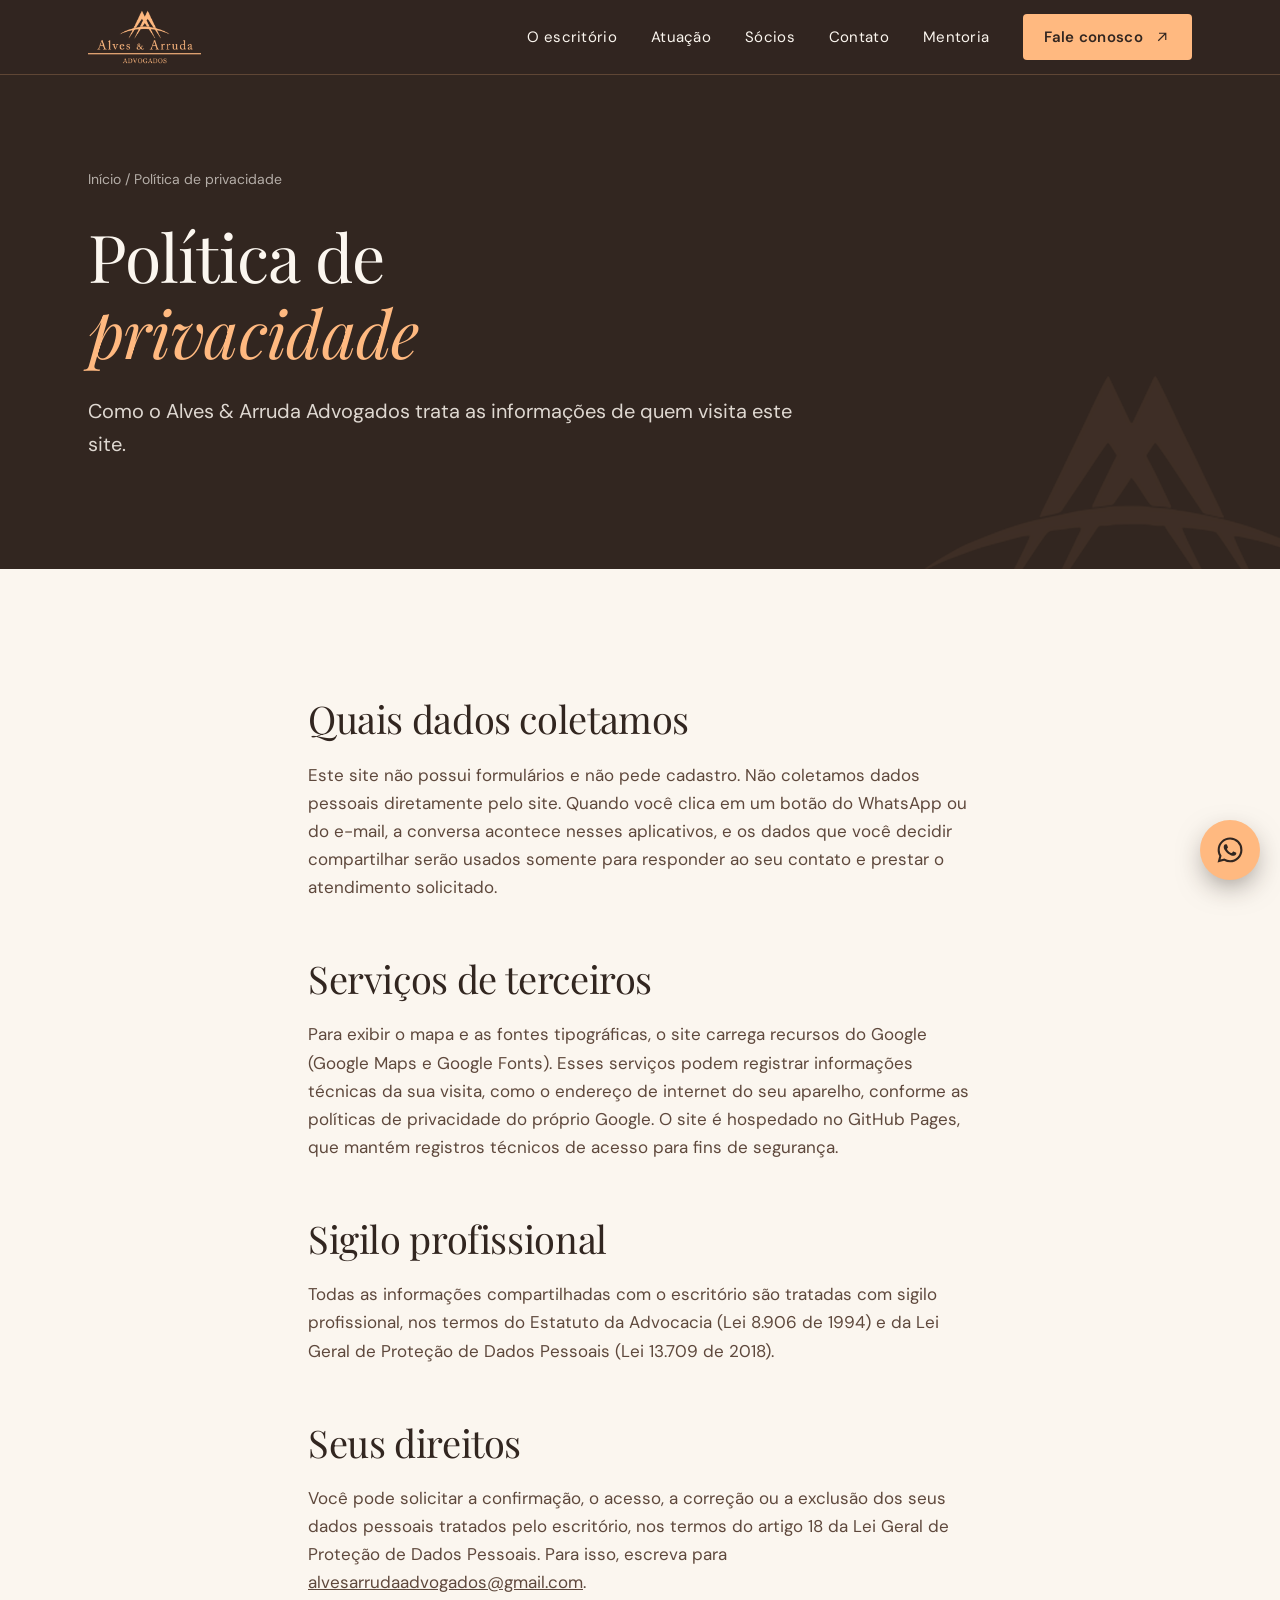
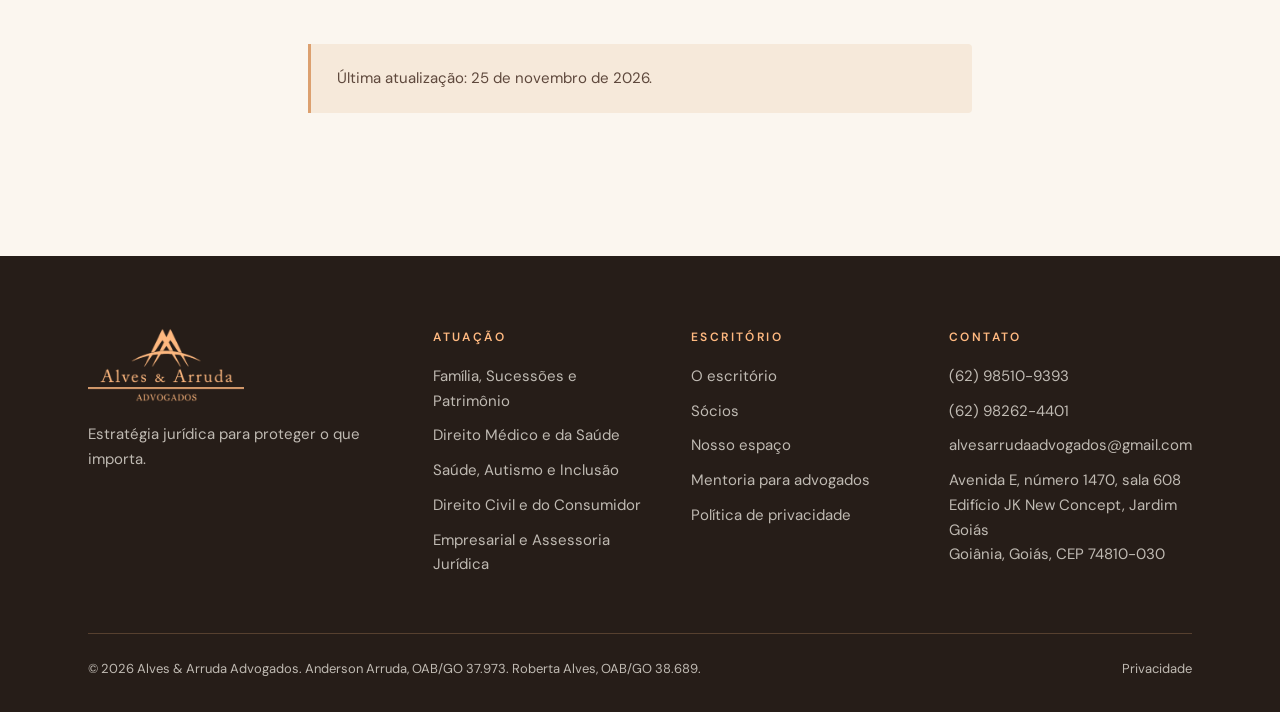
<file: privacidade/index.html>
<!doctype html>
<html lang="pt-BR" class="sem-js">
<head>
<meta charset="utf-8">
<meta name="viewport" content="width=device-width, initial-scale=1">
<title>Política de privacidade | Alves &amp; Arruda Advogados</title>
<meta name="description" content="Como o Alves &amp; Arruda Advogados trata as informações de quem visita o site.">
<link rel="canonical" href="https://www.alvesarruda.com.br/privacidade/">
<meta name="theme-color" content="#322620">
<meta name="google-site-verification" content="dWBzxlwmuNc7BcXcEHp_i7Mlz_Ma6tdE48Gez5xDyZk">
<meta property="og:type" content="website">
<meta property="og:locale" content="pt_BR">
<meta property="og:site_name" content="Alves & Arruda Advogados">
<meta property="og:title" content="Política de privacidade | Alves &amp; Arruda Advogados">
<meta property="og:description" content="Como o Alves &amp; Arruda Advogados trata as informações de quem visita o site.">
<meta property="og:url" content="https://www.alvesarruda.com.br/privacidade/">
<meta property="og:image" content="https://www.alvesarruda.com.br/assets/img/compartilhar.jpg">
<meta name="twitter:card" content="summary_large_image">
<link rel="icon" type="image/png" sizes="32x32" href="../favicon-32.png">
<link rel="apple-touch-icon" href="../apple-touch-icon.png">
<link rel="preconnect" href="https://fonts.googleapis.com">
<link rel="preconnect" href="https://fonts.gstatic.com" crossorigin>
<link rel="stylesheet" href="https://fonts.googleapis.com/css2?family=DM+Sans:opsz,wght@9..40,400;9..40,500;9..40,600&family=Playfair+Display:ital,wght@0,400;0,500;1,400;1,500&display=swap">
<link rel="stylesheet" href="../assets/css/site.css?v=20261125">
</head>
<body>
<a class="pular" href="#conteudo">Ir para o conteúdo</a>
<header class="cabecalho solido">
  <div class="conteiner">
    <a class="marca" href="../" aria-label="Alves & Arruda Advogados, página inicial"><img src="../assets/logo/logo-dourada.png" alt="Alves & Arruda Advogados" width="744" height="354"></a>
    <button class="alternar-menu" type="button" aria-label="Abrir menu" aria-expanded="false" aria-controls="menu"><span></span><span></span><span></span></button>
    <nav class="menu" id="menu" aria-label="Menu principal">
      <a href="../#sobre">O escritório</a>
      <a href="../#atuacao">Atuação</a>
      <a href="../#socios">Sócios</a>
      <a href="../#contato">Contato</a>
      <a href="../mentoria/">Mentoria</a>
      <a class="botao botao-principal" href="https://wa.me/5562985109393?text=Ol%C3%A1%21%20Gostaria%20de%20falar%20com%20o%20escrit%C3%B3rio%20Alves%20%26%20Arruda%20Advogados." target="_blank" rel="noopener">Fale conosco <svg viewBox="0 0 24 24" fill="none" stroke="currentColor" stroke-width="1.6" aria-hidden="true"><path d="M7 17 17 7M8 7h9v9"/></svg></a>
    </nav>
  </div>
</header>
<main id="conteudo">
<section class="abertura-interna">
  <div class="conteiner">
    <p class="trilha"><a href="../">Início</a> / Política de privacidade</p>
    <h1>Política de <em>privacidade</em></h1>
    <p class="lead">Como o Alves & Arruda Advogados trata as informações de quem visita este site.</p>
  </div>
</section>
<section class="secao">
  <div class="conteiner texto-corrido">
    <h2>Quais dados coletamos</h2>
    <p>Este site não possui formulários e não pede cadastro. Não coletamos dados pessoais diretamente pelo site. Quando você clica em um botão do WhatsApp ou do e-mail, a conversa acontece nesses aplicativos, e os dados que você decidir compartilhar serão usados somente para responder ao seu contato e prestar o atendimento solicitado.</p>
    <h2>Serviços de terceiros</h2>
    <p>Para exibir o mapa e as fontes tipográficas, o site carrega recursos do Google (Google Maps e Google Fonts). Esses serviços podem registrar informações técnicas da sua visita, como o endereço de internet do seu aparelho, conforme as políticas de privacidade do próprio Google. O site é hospedado no GitHub Pages, que mantém registros técnicos de acesso para fins de segurança.</p>
    <h2>Sigilo profissional</h2>
    <p>Todas as informações compartilhadas com o escritório são tratadas com sigilo profissional, nos termos do Estatuto da Advocacia (Lei 8.906 de 1994) e da Lei Geral de Proteção de Dados Pessoais (Lei 13.709 de 2018).</p>
    <h2>Seus direitos</h2>
    <p>Você pode solicitar a confirmação, o acesso, a correção ou a exclusão dos seus dados pessoais tratados pelo escritório, nos termos do artigo 18 da Lei Geral de Proteção de Dados Pessoais. Para isso, escreva para <a href="mailto:alvesarrudaadvogados@gmail.com">alvesarrudaadvogados@gmail.com</a>.</p>
    <p class="aviso">Última atualização: 25 de novembro de 2026.</p>
  </div>
</section>
</main>
<footer class="rodape">
  <div class="conteiner">
    <div class="rodape-grade">
      <div>
        <img src="../assets/logo/logo-dourada.png" alt="Alves & Arruda Advogados" width="744" height="354" loading="lazy">
        <p>Estratégia jurídica para proteger o que importa.</p>
      </div>
      <div><h4>Atuação</h4><ul><li><a href="../familia/">Família, Sucessões e Patrimônio</a></li>
<li><a href="../direito-medico/">Direito Médico e da Saúde</a></li>
<li><a href="../saude-autismo-inclusao/">Saúde, Autismo e Inclusão</a></li>
<li><a href="../civil-consumidor/">Direito Civil e do Consumidor</a></li>
<li><a href="../empresarial/">Empresarial e Assessoria Jurídica</a></li></ul></div>
      <div><h4>Escritório</h4><ul>
        <li><a href="../#sobre">O escritório</a></li>
        <li><a href="../#socios">Sócios</a></li>
        <li><a href="../#espaco">Nosso espaço</a></li>
        <li><a href="../mentoria/">Mentoria para advogados</a></li>
        <li><a href="../privacidade/">Política de privacidade</a></li>
      </ul></div>
      <div><h4>Contato</h4><ul>
        <li><a href="https://wa.me/5562985109393?text=Ol%C3%A1%21%20Gostaria%20de%20falar%20com%20o%20escrit%C3%B3rio%20Alves%20%26%20Arruda%20Advogados." target="_blank" rel="noopener">(62) 98510-9393</a></li>
        <li><a href="https://wa.me/5562982624401?text=Ol%C3%A1%21%20Gostaria%20de%20falar%20com%20o%20escrit%C3%B3rio%20Alves%20%26%20Arruda%20Advogados." target="_blank" rel="noopener">(62) 98262-4401</a></li>
        <li><a href="mailto:alvesarrudaadvogados@gmail.com">alvesarrudaadvogados@gmail.com</a></li>
        <li>Avenida E, número 1470, sala 608<br>Edifício JK New Concept, Jardim Goiás<br>Goiânia, Goiás, CEP 74810-030</li>
      </ul></div>
    </div>
    <div class="rodape-base">
      <span>© <span data-ano>2026</span> Alves & Arruda Advogados. Anderson Arruda, OAB/GO 37.973. Roberta Alves, OAB/GO 38.689.</span>
      <a href="../privacidade/">Privacidade</a>
    </div>
  </div>
</footer>
<a class="whatsapp-flutuante" href="https://wa.me/5562985109393?text=Ol%C3%A1%21%20Gostaria%20de%20falar%20com%20o%20escrit%C3%B3rio%20Alves%20%26%20Arruda%20Advogados." target="_blank" rel="noopener" aria-label="Conversar pelo WhatsApp"><svg viewBox="0 0 24 24" fill="currentColor" aria-hidden="true"><path d="M12.04 2C6.58 2 2.13 6.45 2.13 11.91c0 1.75.46 3.45 1.32 4.95L2.05 22l5.25-1.38a9.9 9.9 0 0 0 4.74 1.21h.01c5.46 0 9.91-4.45 9.91-9.91A9.85 9.85 0 0 0 12.04 2Zm0 18.15h-.01a8.23 8.23 0 0 1-4.2-1.15l-.3-.18-3.12.82.83-3.04-.2-.31a8.2 8.2 0 0 1-1.26-4.38c0-4.54 3.7-8.23 8.25-8.23a8.2 8.2 0 0 1 8.23 8.24c0 4.54-3.7 8.23-8.22 8.23Zm4.52-6.16c-.25-.12-1.47-.72-1.69-.81-.23-.08-.39-.12-.56.13-.16.25-.64.81-.79.97-.14.17-.29.19-.54.06-.25-.12-1.05-.39-1.99-1.23-.74-.66-1.23-1.47-1.38-1.72-.14-.25-.02-.38.11-.51.11-.11.25-.29.37-.43.12-.15.16-.25.25-.42.08-.17.04-.31-.02-.43-.06-.13-.56-1.35-.77-1.84-.2-.48-.41-.42-.56-.43h-.48a.92.92 0 0 0-.66.31c-.23.25-.87.85-.87 2.07 0 1.22.89 2.4 1.01 2.56.12.17 1.75 2.67 4.24 3.74.59.26 1.05.41 1.41.52.59.19 1.13.16 1.56.1.48-.07 1.47-.6 1.67-1.18.21-.58.21-1.07.14-1.18-.06-.1-.22-.16-.47-.29Z"/></svg></a>
<script src="../assets/js/site.js?v=20261125" defer></script>
</body>
</html>
</file>
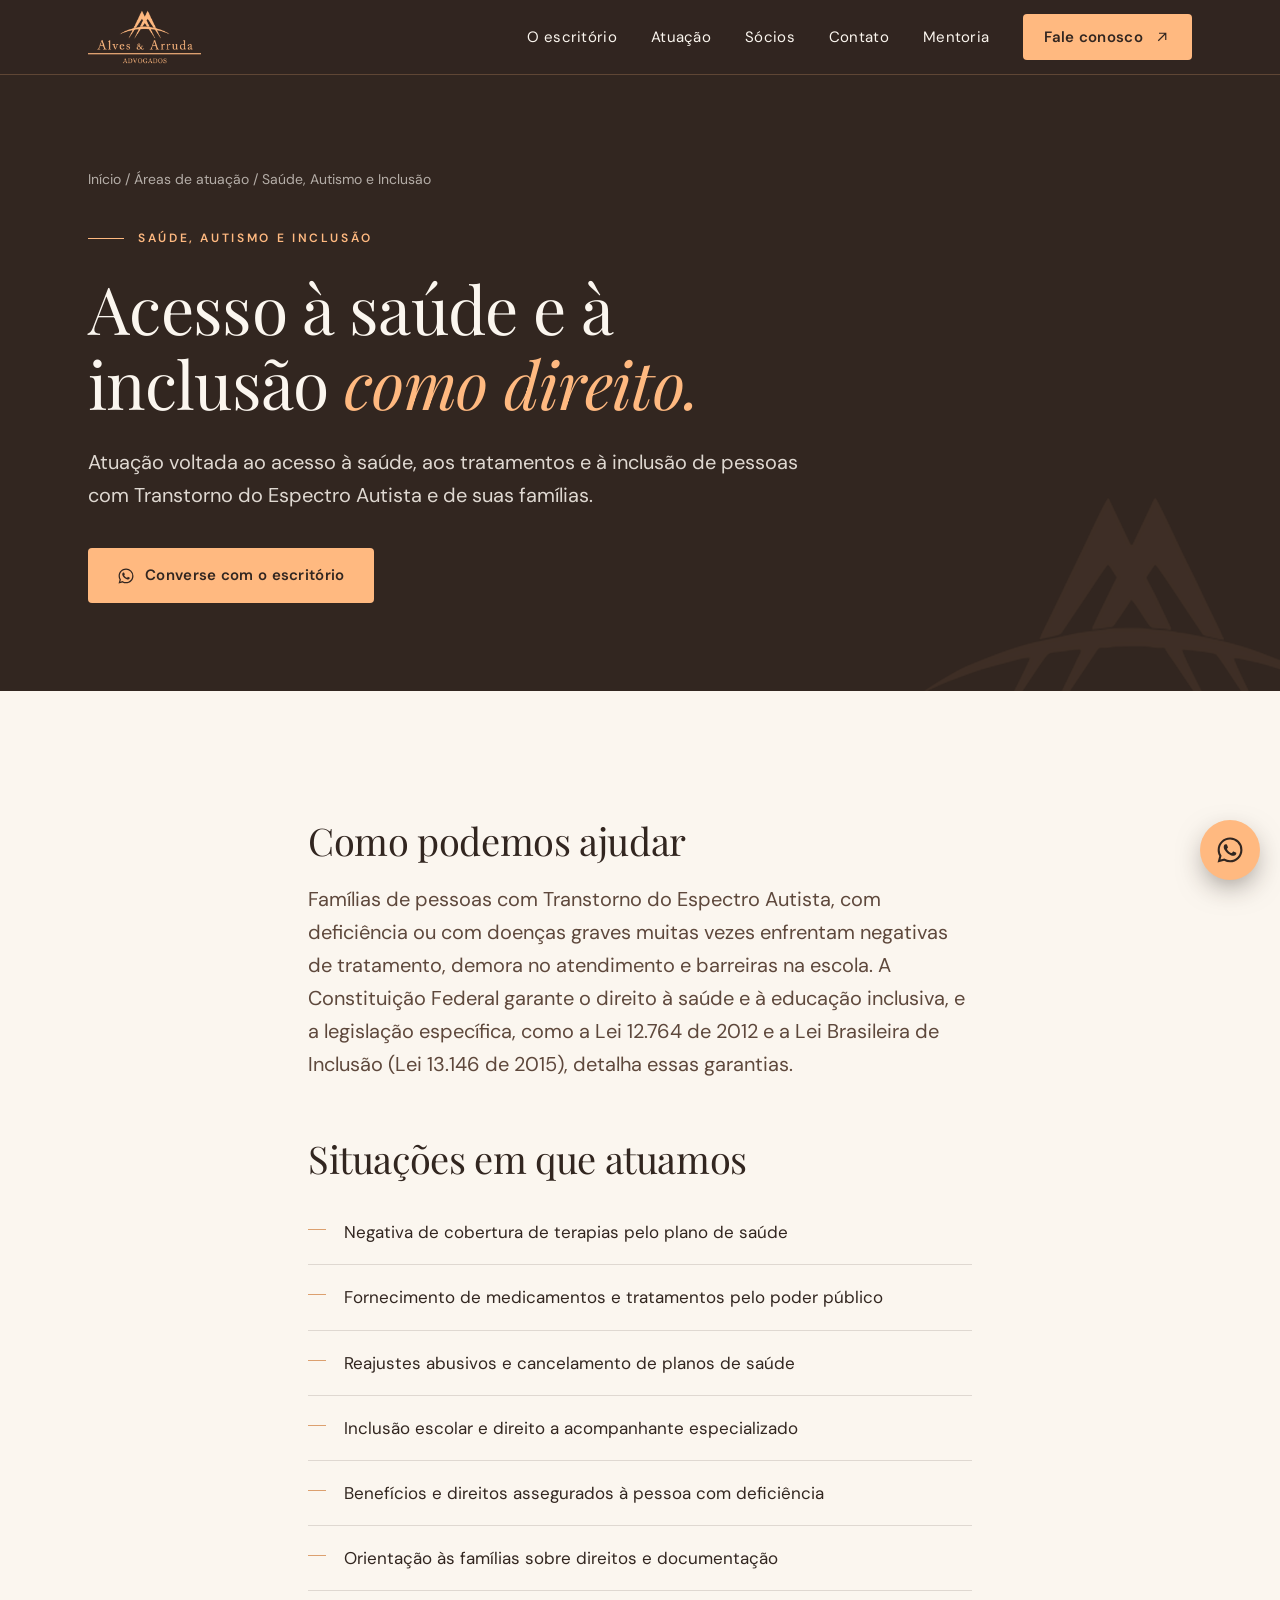
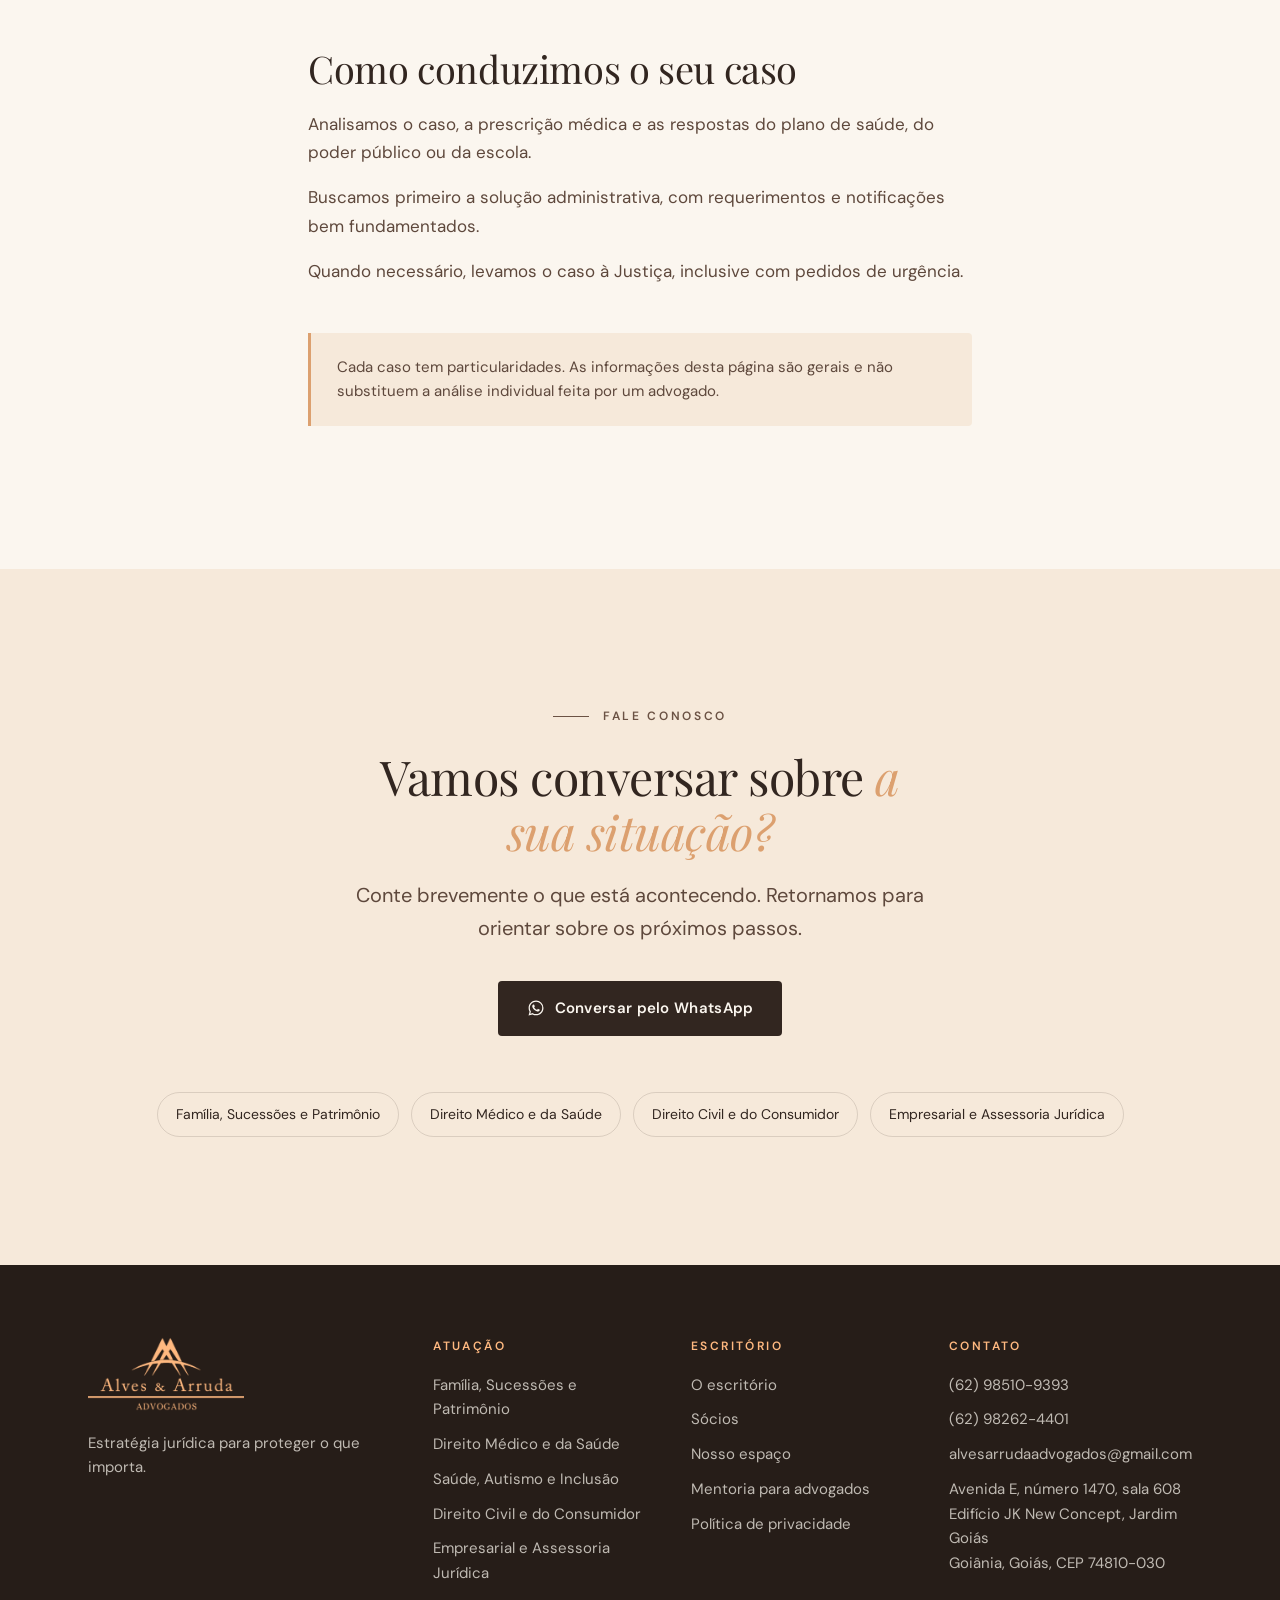
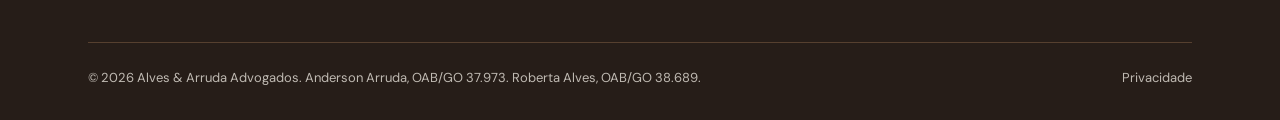
<file: saude-autismo-inclusao/index.html>
<!doctype html>
<html lang="pt-BR" class="sem-js">
<head>
<meta charset="utf-8">
<meta name="viewport" content="width=device-width, initial-scale=1">
<title>Saúde, Autismo e Inclusão em Goiânia | Alves &amp; Arruda Advogados</title>
<meta name="description" content="Atuação voltada ao acesso à saúde, aos tratamentos e à inclusão de pessoas com Transtorno do Espectro Autista e de suas famílias.">
<link rel="canonical" href="https://www.alvesarruda.com.br/saude-autismo-inclusao/">
<meta name="theme-color" content="#322620">
<meta name="google-site-verification" content="dWBzxlwmuNc7BcXcEHp_i7Mlz_Ma6tdE48Gez5xDyZk">
<meta property="og:type" content="website">
<meta property="og:locale" content="pt_BR">
<meta property="og:site_name" content="Alves & Arruda Advogados">
<meta property="og:title" content="Saúde, Autismo e Inclusão em Goiânia | Alves &amp; Arruda Advogados">
<meta property="og:description" content="Atuação voltada ao acesso à saúde, aos tratamentos e à inclusão de pessoas com Transtorno do Espectro Autista e de suas famílias.">
<meta property="og:url" content="https://www.alvesarruda.com.br/saude-autismo-inclusao/">
<meta property="og:image" content="https://www.alvesarruda.com.br/assets/img/compartilhar.jpg">
<meta name="twitter:card" content="summary_large_image">
<link rel="icon" type="image/png" sizes="32x32" href="../favicon-32.png">
<link rel="apple-touch-icon" href="../apple-touch-icon.png">
<link rel="preconnect" href="https://fonts.googleapis.com">
<link rel="preconnect" href="https://fonts.gstatic.com" crossorigin>
<link rel="stylesheet" href="https://fonts.googleapis.com/css2?family=DM+Sans:opsz,wght@9..40,400;9..40,500;9..40,600&family=Playfair+Display:ital,wght@0,400;0,500;1,400;1,500&display=swap">
<link rel="stylesheet" href="../assets/css/site.css?v=20261125">
</head>
<body>
<a class="pular" href="#conteudo">Ir para o conteúdo</a>
<header class="cabecalho solido">
  <div class="conteiner">
    <a class="marca" href="../" aria-label="Alves & Arruda Advogados, página inicial"><img src="../assets/logo/logo-dourada.png" alt="Alves & Arruda Advogados" width="744" height="354"></a>
    <button class="alternar-menu" type="button" aria-label="Abrir menu" aria-expanded="false" aria-controls="menu"><span></span><span></span><span></span></button>
    <nav class="menu" id="menu" aria-label="Menu principal">
      <a href="../#sobre">O escritório</a>
      <a href="../#atuacao">Atuação</a>
      <a href="../#socios">Sócios</a>
      <a href="../#contato">Contato</a>
      <a href="../mentoria/">Mentoria</a>
      <a class="botao botao-principal" href="https://wa.me/5562985109393?text=Ol%C3%A1%21%20Gostaria%20de%20falar%20com%20o%20escrit%C3%B3rio%20Alves%20%26%20Arruda%20Advogados." target="_blank" rel="noopener">Fale conosco <svg viewBox="0 0 24 24" fill="none" stroke="currentColor" stroke-width="1.6" aria-hidden="true"><path d="M7 17 17 7M8 7h9v9"/></svg></a>
    </nav>
  </div>
</header>
<main id="conteudo">
<section class="abertura-interna">
  <div class="conteiner">
    <p class="trilha"><a href="../">Início</a> / <a href="../#atuacao">Áreas de atuação</a> / Saúde, Autismo e Inclusão</p>
    <p class="rotulo">Saúde, Autismo e Inclusão</p>
    <h1>Acesso à saúde e à inclusão <em>como direito.</em></h1>
    <p class="lead">Atuação voltada ao acesso à saúde, aos tratamentos e à inclusão de pessoas com Transtorno do Espectro Autista e de suas famílias.</p>
    <div class="abertura-botoes" style="margin-top:36px">
      <a class="botao botao-principal" href="https://wa.me/5562982624401?text=Ol%C3%A1%21%20Gostaria%20de%20orienta%C3%A7%C3%A3o%20sobre%20direitos%20de%20sa%C3%BAde%2C%20autismo%20e%20inclus%C3%A3o." target="_blank" rel="noopener"><svg viewBox="0 0 24 24" fill="currentColor" aria-hidden="true"><path d="M12.04 2C6.58 2 2.13 6.45 2.13 11.91c0 1.75.46 3.45 1.32 4.95L2.05 22l5.25-1.38a9.9 9.9 0 0 0 4.74 1.21h.01c5.46 0 9.91-4.45 9.91-9.91A9.85 9.85 0 0 0 12.04 2Zm0 18.15h-.01a8.23 8.23 0 0 1-4.2-1.15l-.3-.18-3.12.82.83-3.04-.2-.31a8.2 8.2 0 0 1-1.26-4.38c0-4.54 3.7-8.23 8.25-8.23a8.2 8.2 0 0 1 8.23 8.24c0 4.54-3.7 8.23-8.22 8.23Zm4.52-6.16c-.25-.12-1.47-.72-1.69-.81-.23-.08-.39-.12-.56.13-.16.25-.64.81-.79.97-.14.17-.29.19-.54.06-.25-.12-1.05-.39-1.99-1.23-.74-.66-1.23-1.47-1.38-1.72-.14-.25-.02-.38.11-.51.11-.11.25-.29.37-.43.12-.15.16-.25.25-.42.08-.17.04-.31-.02-.43-.06-.13-.56-1.35-.77-1.84-.2-.48-.41-.42-.56-.43h-.48a.92.92 0 0 0-.66.31c-.23.25-.87.85-.87 2.07 0 1.22.89 2.4 1.01 2.56.12.17 1.75 2.67 4.24 3.74.59.26 1.05.41 1.41.52.59.19 1.13.16 1.56.1.48-.07 1.47-.6 1.67-1.18.21-.58.21-1.07.14-1.18-.06-.1-.22-.16-.47-.29Z"/></svg> Converse com o escritório</a>
    </div>
  </div>
</section>

<section class="secao">
  <div class="conteiner texto-corrido">
    <h2>Como podemos ajudar</h2>
    <p class="lead">Famílias de pessoas com Transtorno do Espectro Autista, com deficiência ou com doenças graves muitas vezes enfrentam negativas de tratamento, demora no atendimento e barreiras na escola. A Constituição Federal garante o direito à saúde e à educação inclusiva, e a legislação específica, como a Lei 12.764 de 2012 e a Lei Brasileira de Inclusão (Lei 13.146 de 2015), detalha essas garantias.</p>
    <h2>Situações em que atuamos</h2>
    <ul class="lista-situacoes">
<li>Negativa de cobertura de terapias pelo plano de saúde</li>
<li>Fornecimento de medicamentos e tratamentos pelo poder público</li>
<li>Reajustes abusivos e cancelamento de planos de saúde</li>
<li>Inclusão escolar e direito a acompanhante especializado</li>
<li>Benefícios e direitos assegurados à pessoa com deficiência</li>
<li>Orientação às famílias sobre direitos e documentação</li>
    </ul>
    <h2>Como conduzimos o seu caso</h2>
<p>Analisamos o caso, a prescrição médica e as respostas do plano de saúde, do poder público ou da escola.</p>
<p>Buscamos primeiro a solução administrativa, com requerimentos e notificações bem fundamentados.</p>
<p>Quando necessário, levamos o caso à Justiça, inclusive com pedidos de urgência.</p>
    <p class="aviso">Cada caso tem particularidades. As informações desta página são gerais e não substituem a análise individual feita por um advogado.</p>
  </div>
</section>

<section class="secao areia chamada">
  <div class="conteiner">
    <p class="rotulo">Fale conosco</p>
    <h2>Vamos conversar sobre <em>a sua situação?</em></h2>
    <p class="lead">Conte brevemente o que está acontecendo. Retornamos para orientar sobre os próximos passos.</p>
    <a class="botao botao-escuro" href="https://wa.me/5562982624401?text=Ol%C3%A1%21%20Gostaria%20de%20orienta%C3%A7%C3%A3o%20sobre%20direitos%20de%20sa%C3%BAde%2C%20autismo%20e%20inclus%C3%A3o." target="_blank" rel="noopener"><svg viewBox="0 0 24 24" fill="currentColor" aria-hidden="true"><path d="M12.04 2C6.58 2 2.13 6.45 2.13 11.91c0 1.75.46 3.45 1.32 4.95L2.05 22l5.25-1.38a9.9 9.9 0 0 0 4.74 1.21h.01c5.46 0 9.91-4.45 9.91-9.91A9.85 9.85 0 0 0 12.04 2Zm0 18.15h-.01a8.23 8.23 0 0 1-4.2-1.15l-.3-.18-3.12.82.83-3.04-.2-.31a8.2 8.2 0 0 1-1.26-4.38c0-4.54 3.7-8.23 8.25-8.23a8.2 8.2 0 0 1 8.23 8.24c0 4.54-3.7 8.23-8.22 8.23Zm4.52-6.16c-.25-.12-1.47-.72-1.69-.81-.23-.08-.39-.12-.56.13-.16.25-.64.81-.79.97-.14.17-.29.19-.54.06-.25-.12-1.05-.39-1.99-1.23-.74-.66-1.23-1.47-1.38-1.72-.14-.25-.02-.38.11-.51.11-.11.25-.29.37-.43.12-.15.16-.25.25-.42.08-.17.04-.31-.02-.43-.06-.13-.56-1.35-.77-1.84-.2-.48-.41-.42-.56-.43h-.48a.92.92 0 0 0-.66.31c-.23.25-.87.85-.87 2.07 0 1.22.89 2.4 1.01 2.56.12.17 1.75 2.67 4.24 3.74.59.26 1.05.41 1.41.52.59.19 1.13.16 1.56.1.48-.07 1.47-.6 1.67-1.18.21-.58.21-1.07.14-1.18-.06-.1-.22-.16-.47-.29Z"/></svg> Conversar pelo WhatsApp</a>
    <div class="outras-areas" style="justify-content:center;margin-top:56px"><a href="../familia/">Família, Sucessões e Patrimônio</a>
<a href="../direito-medico/">Direito Médico e da Saúde</a>
<a href="../civil-consumidor/">Direito Civil e do Consumidor</a>
<a href="../empresarial/">Empresarial e Assessoria Jurídica</a></div>
  </div>
</section>
</main>
<footer class="rodape">
  <div class="conteiner">
    <div class="rodape-grade">
      <div>
        <img src="../assets/logo/logo-dourada.png" alt="Alves & Arruda Advogados" width="744" height="354" loading="lazy">
        <p>Estratégia jurídica para proteger o que importa.</p>
      </div>
      <div><h4>Atuação</h4><ul><li><a href="../familia/">Família, Sucessões e Patrimônio</a></li>
<li><a href="../direito-medico/">Direito Médico e da Saúde</a></li>
<li><a href="../saude-autismo-inclusao/">Saúde, Autismo e Inclusão</a></li>
<li><a href="../civil-consumidor/">Direito Civil e do Consumidor</a></li>
<li><a href="../empresarial/">Empresarial e Assessoria Jurídica</a></li></ul></div>
      <div><h4>Escritório</h4><ul>
        <li><a href="../#sobre">O escritório</a></li>
        <li><a href="../#socios">Sócios</a></li>
        <li><a href="../#espaco">Nosso espaço</a></li>
        <li><a href="../mentoria/">Mentoria para advogados</a></li>
        <li><a href="../privacidade/">Política de privacidade</a></li>
      </ul></div>
      <div><h4>Contato</h4><ul>
        <li><a href="https://wa.me/5562985109393?text=Ol%C3%A1%21%20Gostaria%20de%20falar%20com%20o%20escrit%C3%B3rio%20Alves%20%26%20Arruda%20Advogados." target="_blank" rel="noopener">(62) 98510-9393</a></li>
        <li><a href="https://wa.me/5562982624401?text=Ol%C3%A1%21%20Gostaria%20de%20falar%20com%20o%20escrit%C3%B3rio%20Alves%20%26%20Arruda%20Advogados." target="_blank" rel="noopener">(62) 98262-4401</a></li>
        <li><a href="mailto:alvesarrudaadvogados@gmail.com">alvesarrudaadvogados@gmail.com</a></li>
        <li>Avenida E, número 1470, sala 608<br>Edifício JK New Concept, Jardim Goiás<br>Goiânia, Goiás, CEP 74810-030</li>
      </ul></div>
    </div>
    <div class="rodape-base">
      <span>© <span data-ano>2026</span> Alves & Arruda Advogados. Anderson Arruda, OAB/GO 37.973. Roberta Alves, OAB/GO 38.689.</span>
      <a href="../privacidade/">Privacidade</a>
    </div>
  </div>
</footer>
<a class="whatsapp-flutuante" href="https://wa.me/5562985109393?text=Ol%C3%A1%21%20Gostaria%20de%20falar%20com%20o%20escrit%C3%B3rio%20Alves%20%26%20Arruda%20Advogados." target="_blank" rel="noopener" aria-label="Conversar pelo WhatsApp"><svg viewBox="0 0 24 24" fill="currentColor" aria-hidden="true"><path d="M12.04 2C6.58 2 2.13 6.45 2.13 11.91c0 1.75.46 3.45 1.32 4.95L2.05 22l5.25-1.38a9.9 9.9 0 0 0 4.74 1.21h.01c5.46 0 9.91-4.45 9.91-9.91A9.85 9.85 0 0 0 12.04 2Zm0 18.15h-.01a8.23 8.23 0 0 1-4.2-1.15l-.3-.18-3.12.82.83-3.04-.2-.31a8.2 8.2 0 0 1-1.26-4.38c0-4.54 3.7-8.23 8.25-8.23a8.2 8.2 0 0 1 8.23 8.24c0 4.54-3.7 8.23-8.22 8.23Zm4.52-6.16c-.25-.12-1.47-.72-1.69-.81-.23-.08-.39-.12-.56.13-.16.25-.64.81-.79.97-.14.17-.29.19-.54.06-.25-.12-1.05-.39-1.99-1.23-.74-.66-1.23-1.47-1.38-1.72-.14-.25-.02-.38.11-.51.11-.11.25-.29.37-.43.12-.15.16-.25.25-.42.08-.17.04-.31-.02-.43-.06-.13-.56-1.35-.77-1.84-.2-.48-.41-.42-.56-.43h-.48a.92.92 0 0 0-.66.31c-.23.25-.87.85-.87 2.07 0 1.22.89 2.4 1.01 2.56.12.17 1.75 2.67 4.24 3.74.59.26 1.05.41 1.41.52.59.19 1.13.16 1.56.1.48-.07 1.47-.6 1.67-1.18.21-.58.21-1.07.14-1.18-.06-.1-.22-.16-.47-.29Z"/></svg></a>
<script src="../assets/js/site.js?v=20261125" defer></script>
</body>
</html>
</file>
<file: assets/css/site.css>
/* Alves & Arruda Advogados — estilos do site */
:root {
  --marrom: #322620;
  --marrom-profundo: #261d18;
  --dourado: #ffb980;
  --dourado-queimado: #dca06f;
  --areia: #f6e9da;
  --marrom-medio: #6b5244;
  --branco-quente: #fbf6ef;
  --texto: #322620;
  --texto-suave: #5e483c;
  --linha-clara: rgba(50, 38, 32, 0.14);
  --linha-escura: rgba(255, 185, 128, 0.22);
  --titulo: "Playfair Display", Georgia, "Times New Roman", serif;
  --corpo: "DM Sans", "Segoe UI", Roboto, Arial, sans-serif;
  --largura: 1200px;
  --margem: clamp(16px, 5vw, 48px);
  --secao: clamp(72px, 10vw, 128px);
  --raio: 4px;
  --transicao: 0.6s cubic-bezier(0.22, 0.61, 0.36, 1);
}

*, *::before, *::after { box-sizing: border-box; }
html { scroll-behavior: smooth; scroll-padding-top: 88px; -webkit-text-size-adjust: 100%; }
body {
  margin: 0;
  font-family: var(--corpo);
  font-size: 17px;
  line-height: 1.65;
  color: var(--texto);
  background: var(--branco-quente);
  overflow-x: hidden;
}
img { display: block; max-width: 100%; height: auto; }
a { color: inherit; }
h1, h2, h3 { font-family: var(--titulo); font-weight: 400; line-height: 1.15; margin: 0; letter-spacing: -0.01em; }
h1 em, h2 em, h3 em { font-style: italic; color: var(--dourado-queimado); }
.escuro h1 em, .escuro h2 em, .escuro h3 em { color: var(--dourado); }
p { margin: 0 0 1em; }
:focus-visible { outline: 2px solid var(--dourado-queimado); outline-offset: 3px; }

.pular { position: absolute; left: -9999px; top: 8px; background: var(--dourado); color: var(--marrom); padding: 10px 16px; z-index: 100; }
.pular:focus { left: 8px; }

.conteiner { width: 100%; max-width: var(--largura); margin: 0 auto; padding: 0 var(--margem); }
.secao { padding: var(--secao) 0; }
.escuro { background: var(--marrom); color: var(--branco-quente); }
.areia { background: var(--areia); }

.rotulo {
  display: inline-flex; align-items: center; gap: 14px;
  font-size: 12px; font-weight: 600; letter-spacing: 0.22em; text-transform: uppercase;
  color: var(--marrom-medio); margin-bottom: 22px;
}
.rotulo::before { content: ""; width: 36px; height: 1px; background: currentColor; }
.escuro .rotulo { color: var(--dourado); }

.titulo-secao { font-size: clamp(32px, 4.6vw, 54px); max-width: 16ch; }
.filete { width: 64px; height: 1px; background: var(--dourado-queimado); margin: 28px 0; border: 0; }
.escuro .filete { background: var(--dourado); }
.lead { font-size: clamp(18px, 1.6vw, 20px); color: var(--texto-suave); }
.escuro .lead { color: rgba(251, 246, 239, 0.82); }

/* Botões */
.botao {
  display: inline-flex; align-items: center; justify-content: center; gap: 10px;
  min-height: 52px; padding: 14px 28px; border-radius: var(--raio);
  font-family: var(--corpo); font-size: 15px; font-weight: 600; letter-spacing: 0.02em;
  text-decoration: none; cursor: pointer; border: 1px solid transparent;
  transition: background 0.25s, color 0.25s, border-color 0.25s, transform 0.25s;
}
.botao svg { width: 18px; height: 18px; flex-shrink: 0; }
.botao-principal { background: var(--dourado); color: var(--marrom); }
.botao-principal:hover { background: #ffc897; transform: translateY(-1px); }
.botao-contorno { border-color: rgba(255, 185, 128, 0.55); color: var(--branco-quente); }
.botao-contorno:hover { border-color: var(--dourado); color: var(--dourado); }
.botao-escuro { background: var(--marrom); color: var(--branco-quente); }
.botao-escuro:hover { background: var(--marrom-profundo); }
.link-seta {
  display: inline-flex; align-items: center; gap: 8px; font-weight: 600; font-size: 15px;
  text-decoration: none; border-bottom: 1px solid currentColor; padding-bottom: 3px;
}
.link-seta:hover { color: var(--marrom-medio); }
.escuro .link-seta:hover { color: var(--dourado); }

/* Cabeçalho */
.cabecalho {
  position: fixed; inset: 0 0 auto 0; z-index: 50;
  transition: background 0.35s, box-shadow 0.35s, padding 0.35s;
  padding: 18px 0;
}
.cabecalho.rolado, .cabecalho.solido { background: rgba(50, 38, 32, 0.97); box-shadow: 0 1px 0 var(--linha-escura); padding: 10px 0; }
.cabecalho .conteiner { display: flex; align-items: center; justify-content: space-between; gap: 24px; }
.marca img { height: 66px; width: auto; transition: height 0.35s; }
.cabecalho.rolado .marca img, .cabecalho.solido .marca img { height: 54px; }
.menu { display: flex; align-items: center; gap: 34px; }
.menu a { color: var(--branco-quente); text-decoration: none; font-size: 15px; letter-spacing: 0.02em; position: relative; }
.menu a:not(.botao)::after {
  content: ""; position: absolute; left: 0; bottom: -6px; width: 100%; height: 1px;
  background: var(--dourado); transform: scaleX(0); transform-origin: left; transition: transform 0.3s;
}
.menu a:not(.botao):hover::after { transform: scaleX(1); }
.menu .botao { min-height: 44px; padding: 10px 20px; color: var(--marrom); }
.alternar-menu {
  display: none; background: none; border: 0; padding: 10px; cursor: pointer; color: var(--dourado);
}
.alternar-menu span { display: block; width: 26px; height: 2px; background: currentColor; margin: 6px 0; transition: transform 0.3s, opacity 0.3s; }

@media (max-width: 900px) {
  .alternar-menu { display: block; position: relative; z-index: 2; }
  .marca { position: relative; z-index: 2; }
  .menu {
    position: fixed; inset: 0; flex-direction: column; justify-content: center; gap: 28px;
    background: var(--marrom); opacity: 0; visibility: hidden; transition: opacity 0.3s, visibility 0.3s;
  }
  .menu a { font-family: var(--titulo); font-size: 28px; }
  .menu .botao { font-family: var(--corpo); font-size: 16px; margin-top: 12px; }
  body.menu-aberto { overflow: hidden; }
  body.menu-aberto .menu { opacity: 1; visibility: visible; }
  body.menu-aberto .alternar-menu span:nth-child(1) { transform: translateY(8px) rotate(45deg); }
  body.menu-aberto .alternar-menu span:nth-child(2) { opacity: 0; }
  body.menu-aberto .alternar-menu span:nth-child(3) { transform: translateY(-8px) rotate(-45deg); }
  .marca img { height: 46px; }
}

/* Abertura */
.abertura {
  position: relative; min-height: 100vh; min-height: 100svh; display: flex; flex-direction: column;
  background: var(--marrom); color: var(--branco-quente); overflow: hidden;
}
.abertura-foto { position: absolute; inset: 0 0 0 auto; width: 62%; }
.abertura-foto img { width: 100%; height: 100%; object-fit: cover; object-position: center 30%; filter: saturate(0.55) sepia(0.25) brightness(0.92); }
.abertura-foto::after {
  content: ""; position: absolute; inset: 0;
  background:
    linear-gradient(90deg, var(--marrom) 0%, rgba(50, 38, 32, 0.94) 22%, rgba(50, 38, 32, 0.72) 55%, rgba(50, 38, 32, 0.45) 100%),
    linear-gradient(0deg, var(--marrom) 0%, rgba(50, 38, 32, 0) 35%);
}
.abertura-conteudo { position: relative; flex: 1; display: flex; align-items: center; padding-top: 120px; padding-bottom: 56px; }
.abertura h1 { font-size: clamp(42px, 6.4vw, 84px); max-width: 12ch; margin-bottom: 28px; }
.abertura .lead { max-width: 34em; margin-bottom: 40px; }
.abertura-botoes { display: flex; flex-wrap: wrap; gap: 14px; }
.abertura-nota { margin-top: 32px; font-size: 14px; color: rgba(251, 246, 239, 0.7); display: flex; align-items: center; gap: 10px; }
.abertura-nota::before { content: ""; width: 6px; height: 6px; border-radius: 50%; background: var(--dourado); }

.destaques { position: relative; border-top: 1px solid var(--linha-escura); }
.destaques .conteiner { display: grid; grid-template-columns: repeat(3, 1fr); }
.destaque { padding: 30px 28px 34px 0; }
.destaque + .destaque { padding-left: 28px; border-left: 1px solid var(--linha-escura); }
.destaque strong { display: block; font-family: var(--titulo); font-weight: 400; font-size: clamp(26px, 2.6vw, 34px); color: var(--dourado); line-height: 1.1; }
.destaque span { display: block; margin-top: 8px; font-size: 13px; letter-spacing: 0.14em; text-transform: uppercase; color: rgba(251, 246, 239, 0.72); }

@media (max-width: 900px) {
  .abertura-foto { width: 100%; }
  .abertura-foto::after { background: linear-gradient(0deg, var(--marrom) 10%, rgba(50, 38, 32, 0.9) 50%, rgba(50, 38, 32, 0.82) 100%); }
  .destaques .conteiner { grid-template-columns: 1fr; }
  .destaque, .destaque + .destaque { padding: 20px 0; border-left: 0; }
  .destaque + .destaque { border-top: 1px solid var(--linha-escura); }
}

/* Faixa em movimento */
.faixa { background: var(--marrom-profundo); color: var(--dourado); overflow: hidden; padding: 20px 0; border-block: 1px solid var(--linha-escura); }
.faixa-trilho { display: flex; width: max-content; animation: deslizar 48s linear infinite; }
.faixa-trilho span { display: inline-flex; align-items: center; gap: 36px; padding-right: 36px; font-family: var(--titulo); font-style: italic; font-size: clamp(18px, 2vw, 24px); white-space: nowrap; }
.faixa-trilho span::after { content: "◆"; font-style: normal; font-size: 9px; color: var(--dourado-queimado); }
@keyframes deslizar { to { transform: translateX(-50%); } }

/* O escritório */
.duas-colunas { display: grid; grid-template-columns: 1fr 1fr; gap: clamp(40px, 7vw, 96px); align-items: center; }
.foto-moldura { position: relative; }
.foto-moldura img { width: 100%; aspect-ratio: 4 / 3; object-fit: cover; border-radius: var(--raio); }
.foto-moldura::before {
  content: ""; position: absolute; inset: 18px -18px -18px 18px; border: 1px solid var(--dourado-queimado); border-radius: var(--raio); z-index: -1;
}
.foto-legenda { margin-top: 30px; font-size: 13px; letter-spacing: 0.14em; text-transform: uppercase; color: var(--marrom-medio); }
.citacao { font-family: var(--titulo); font-size: clamp(22px, 2.2vw, 27px); line-height: 1.4; margin-bottom: 24px; }
@media (max-width: 900px) { .duas-colunas { grid-template-columns: 1fr; } .foto-moldura::before { inset: 12px -10px -12px 10px; } }

/* Áreas de atuação */
.cabeca-secao { display: flex; justify-content: space-between; align-items: flex-end; gap: 32px; margin-bottom: 56px; flex-wrap: wrap; }
.cabeca-secao .lead { max-width: 30em; margin: 0; }
.areas { display: grid; grid-template-columns: repeat(6, 1fr); gap: 20px; }
.area {
  grid-column: span 2; position: relative; display: flex; flex-direction: column;
  background: var(--branco-quente); border: 1px solid var(--linha-clara); border-radius: var(--raio);
  padding: 36px 30px 30px; text-decoration: none; min-height: 300px;
  transition: transform 0.35s, box-shadow 0.35s, border-color 0.35s;
}
.area:nth-child(4), .area:nth-child(5) { grid-column: span 3; }
.area:hover { transform: translateY(-4px); border-color: var(--dourado-queimado); box-shadow: 0 18px 40px -24px rgba(50, 38, 32, 0.45); }
.area-numero { font-family: var(--titulo); font-style: italic; color: var(--dourado-queimado); font-size: 18px; }
.area-icone { width: 40px; height: 40px; color: var(--dourado-queimado); margin: 22px 0 18px; }
.area h3 { font-size: 25px; margin-bottom: 14px; }
.area p { color: var(--texto-suave); font-size: 15.5px; flex: 1; }
.area .link-seta { align-self: flex-start; font-size: 14px; border-color: var(--dourado-queimado); }
@media (max-width: 1000px) { .areas { grid-template-columns: 1fr 1fr; } .area, .area:nth-child(4), .area:nth-child(5) { grid-column: span 1; } .area:nth-child(5) { grid-column: span 2; } }
@media (max-width: 640px) { .areas { grid-template-columns: 1fr; } .area:nth-child(5) { grid-column: span 1; } .area { min-height: 0; } }

/* Destaque de área */
.destaque-area { display: grid; grid-template-columns: 1fr 1fr; min-height: 560px; }
.destaque-area-foto img { width: 100%; height: 100%; object-fit: cover; object-position: center 20%; }
.destaque-area-texto { display: flex; flex-direction: column; justify-content: center; padding: clamp(48px, 7vw, 96px) var(--margem); max-width: 640px; }
.destaque-area-texto h2 { font-size: clamp(32px, 4vw, 48px); margin-bottom: 24px; }
@media (max-width: 900px) { .destaque-area { grid-template-columns: 1fr; } .destaque-area-foto img { aspect-ratio: 4 / 3; height: auto; } }

/* Forma de trabalhar */
.principios { display: grid; grid-template-columns: repeat(5, 1fr); gap: 28px; margin-top: 56px; counter-reset: principio; }
.principio { border-top: 1px solid var(--dourado-queimado); padding-top: 24px; }
.principio::before { counter-increment: principio; content: "0" counter(principio); font-family: var(--titulo); font-style: italic; color: var(--dourado-queimado); font-size: 18px; }
.principio h3 { font-size: 21px; margin: 12px 0 10px; }
.principio p { font-size: 15px; color: var(--texto-suave); margin: 0; }
@media (max-width: 1000px) { .principios { grid-template-columns: repeat(2, 1fr); } }
@media (max-width: 560px) { .principios { grid-template-columns: 1fr; } }

/* Sócios */
.socios { display: grid; grid-template-columns: 1fr 1fr; gap: clamp(28px, 4vw, 56px); margin-top: 56px; }
.socio-foto { overflow: hidden; border-radius: var(--raio); background: var(--marrom-profundo); }
.socio-foto img { width: 100%; aspect-ratio: 4 / 5; object-fit: cover; object-position: center 18%; transition: transform 0.8s; }
.socio:hover .socio-foto img { transform: scale(1.03); }
.socio-inscricao { margin-top: 26px; font-size: 12px; font-weight: 600; letter-spacing: 0.18em; text-transform: uppercase; color: var(--dourado); }
.socio h3 { font-size: clamp(28px, 3vw, 36px); margin: 10px 0 16px; }
.socio p { color: rgba(251, 246, 239, 0.8); font-size: 16px; }
@media (max-width: 760px) { .socios { grid-template-columns: 1fr; } }

/* Nosso espaço */
.galeria { display: grid; grid-template-columns: 2fr 1fr 1fr; grid-template-rows: 280px 280px; gap: 16px; margin-top: 56px; }
.galeria figure { margin: 0; overflow: hidden; border-radius: var(--raio); position: relative; }
.galeria figure:first-child { grid-row: span 2; }
.galeria figure:nth-child(4) { grid-column: span 2; }
.galeria img { width: 100%; height: 100%; object-fit: cover; transition: transform 0.8s; }
.galeria figure:hover img { transform: scale(1.04); }
.galeria figcaption {
  position: absolute; left: 0; right: 0; bottom: 0; padding: 40px 18px 14px;
  background: linear-gradient(0deg, rgba(38, 29, 24, 0.85), rgba(38, 29, 24, 0));
  color: var(--branco-quente); font-size: 13px; letter-spacing: 0.08em;
}
@media (max-width: 900px) {
  .galeria { grid-template-columns: 1fr 1fr; grid-template-rows: auto; }
  .galeria figure, .galeria figure:first-child, .galeria figure:nth-child(4) { grid-row: auto; grid-column: span 1; aspect-ratio: 4 / 3; }
  .galeria figure:first-child { grid-column: span 2; }
}
@media (max-width: 560px) { .galeria { grid-template-columns: 1fr; } .galeria figure:first-child { grid-column: span 1; } }

/* Contato */
.contato-grade { display: grid; grid-template-columns: 1.1fr 1fr; gap: clamp(40px, 6vw, 80px); align-items: start; }
.contato-botoes { display: grid; gap: 14px; margin: 36px 0 0; }
.contato-botoes .botao { justify-content: space-between; min-height: 64px; padding: 16px 24px; }
.contato-botoes small { display: block; font-weight: 400; font-size: 13px; opacity: 0.75; }
.contato-dados { display: grid; gap: 28px; }
.contato-item h3 { font-family: var(--corpo); font-size: 12px; font-weight: 600; letter-spacing: 0.2em; text-transform: uppercase; color: var(--dourado); margin-bottom: 8px; }
.contato-item p, .contato-item a { margin: 0; color: rgba(251, 246, 239, 0.88); font-size: 16px; }
.contato-item a:hover { color: var(--dourado); }
.mapa { margin-top: 8px; border: 1px solid var(--linha-escura); border-radius: var(--raio); overflow: hidden; aspect-ratio: 16 / 10; background: var(--marrom-profundo); }
.mapa iframe { width: 100%; height: 100%; border: 0; filter: grayscale(0.7) sepia(0.3) brightness(0.9); }
@media (max-width: 900px) { .contato-grade { grid-template-columns: 1fr; } }

/* Rodapé */
.rodape { background: var(--marrom-profundo); color: rgba(251, 246, 239, 0.72); padding: 72px 0 32px; font-size: 15px; }
.rodape-grade { display: grid; grid-template-columns: 1.4fr 1fr 1fr 1fr; gap: 40px; }
.rodape img { height: 74px; width: auto; margin-bottom: 20px; }
.rodape h4 { font-family: var(--corpo); font-size: 12px; font-weight: 600; letter-spacing: 0.2em; text-transform: uppercase; color: var(--dourado); margin: 0 0 16px; }
.rodape ul { list-style: none; margin: 0; padding: 0; display: grid; gap: 10px; }
.rodape a { text-decoration: none; }
.rodape a:hover { color: var(--dourado); }
.rodape-base { margin-top: 56px; padding-top: 24px; border-top: 1px solid var(--linha-escura); display: flex; justify-content: space-between; gap: 16px; flex-wrap: wrap; font-size: 13px; }
@media (max-width: 900px) { .rodape-grade { grid-template-columns: 1fr 1fr; } }
@media (max-width: 560px) { .rodape-grade { grid-template-columns: 1fr; } }

/* WhatsApp flutuante */
.whatsapp-flutuante {
  position: fixed; right: 20px; bottom: 20px; z-index: 40; width: 60px; height: 60px; border-radius: 50%;
  display: grid; place-items: center; background: var(--dourado); color: var(--marrom);
  box-shadow: 0 10px 30px -8px rgba(38, 29, 24, 0.6); transition: transform 0.25s;
}
.whatsapp-flutuante:hover { transform: scale(1.06); }
.whatsapp-flutuante svg { width: 30px; height: 30px; }

/* Páginas internas */
.abertura-interna { background: var(--marrom); color: var(--branco-quente); padding: 168px 0 88px; position: relative; overflow: hidden; }
.abertura-interna::after {
  content: ""; position: absolute; right: -60px; bottom: -40px; width: 420px; height: 240px;
  background: url("../../assets/logo/simbolo-dourado.png") no-repeat center / contain; opacity: 0.06; pointer-events: none;
}
.trilha { font-size: 14px; color: rgba(251, 246, 239, 0.65); margin-bottom: 28px; }
.trilha a { text-decoration: none; }
.trilha a:hover { color: var(--dourado); }
.abertura-interna h1 { font-size: clamp(38px, 5.4vw, 66px); max-width: 16ch; margin-bottom: 24px; }
.abertura-interna .lead { max-width: 36em; }
.texto-corrido { max-width: 760px; }
.texto-corrido h2 { font-size: clamp(28px, 3.2vw, 38px); margin: 56px 0 20px; }
.texto-corrido h2:first-child { margin-top: 0; }
.texto-corrido p, .texto-corrido li { color: var(--texto-suave); }
.lista-situacoes { list-style: none; padding: 0; margin: 0; display: grid; gap: 0; }
.lista-situacoes li { padding: 18px 0 18px 36px; border-bottom: 1px solid var(--linha-clara); position: relative; color: var(--texto); }
.lista-situacoes li::before { content: ""; position: absolute; left: 0; top: 29px; width: 18px; height: 1px; background: var(--dourado-queimado); }
.aviso { background: var(--areia); border-left: 3px solid var(--dourado-queimado); padding: 22px 26px; margin-top: 48px; font-size: 15px; color: var(--texto); border-radius: 0 var(--raio) var(--raio) 0; }
.chamada { text-align: center; }
.chamada h2 { font-size: clamp(30px, 4vw, 48px); margin: 0 auto 20px; max-width: 18ch; }
.chamada .lead { margin: 0 auto 36px; max-width: 32em; }
.outras-areas { display: flex; flex-wrap: wrap; gap: 12px; margin-top: 24px; }
.outras-areas a { border: 1px solid var(--linha-clara); padding: 10px 18px; border-radius: 999px; text-decoration: none; font-size: 14px; }
.outras-areas a:hover { border-color: var(--dourado-queimado); }

/* Surgimento ao rolar */
.revelar { opacity: 0; transform: translateY(28px); transition: opacity var(--transicao), transform var(--transicao); }
.revelar.visivel { opacity: 1; transform: none; }
.sem-js .revelar { opacity: 1; transform: none; }

@media (prefers-reduced-motion: reduce) {
  html { scroll-behavior: auto; }
  .revelar { opacity: 1; transform: none; transition: none; }
  .faixa-trilho { animation: none; }
  *, *::before, *::after { transition-duration: 0.01ms !important; }
}

/* Cartões de área que também surgem ao rolar */
.area.revelar { transition: opacity var(--transicao), transform 0.35s, box-shadow 0.35s, border-color 0.35s; }
.area.revelar.visivel:hover { transform: translateY(-4px); }
.link-seta svg { width: 16px; height: 16px; flex-shrink: 0; }
@media (min-width: 901px) {
  .destaque-area-foto { position: relative; }
  .destaque-area-foto img { position: absolute; inset: 0; }
}

/* Textos sobre as aberturas escuras */
.abertura .rotulo, .abertura-interna .rotulo { color: var(--dourado); }
.abertura .lead, .abertura-interna .lead { color: rgba(251, 246, 239, 0.86); }
.abertura h1 em, .abertura-interna h1 em { color: var(--dourado); }
</file>
